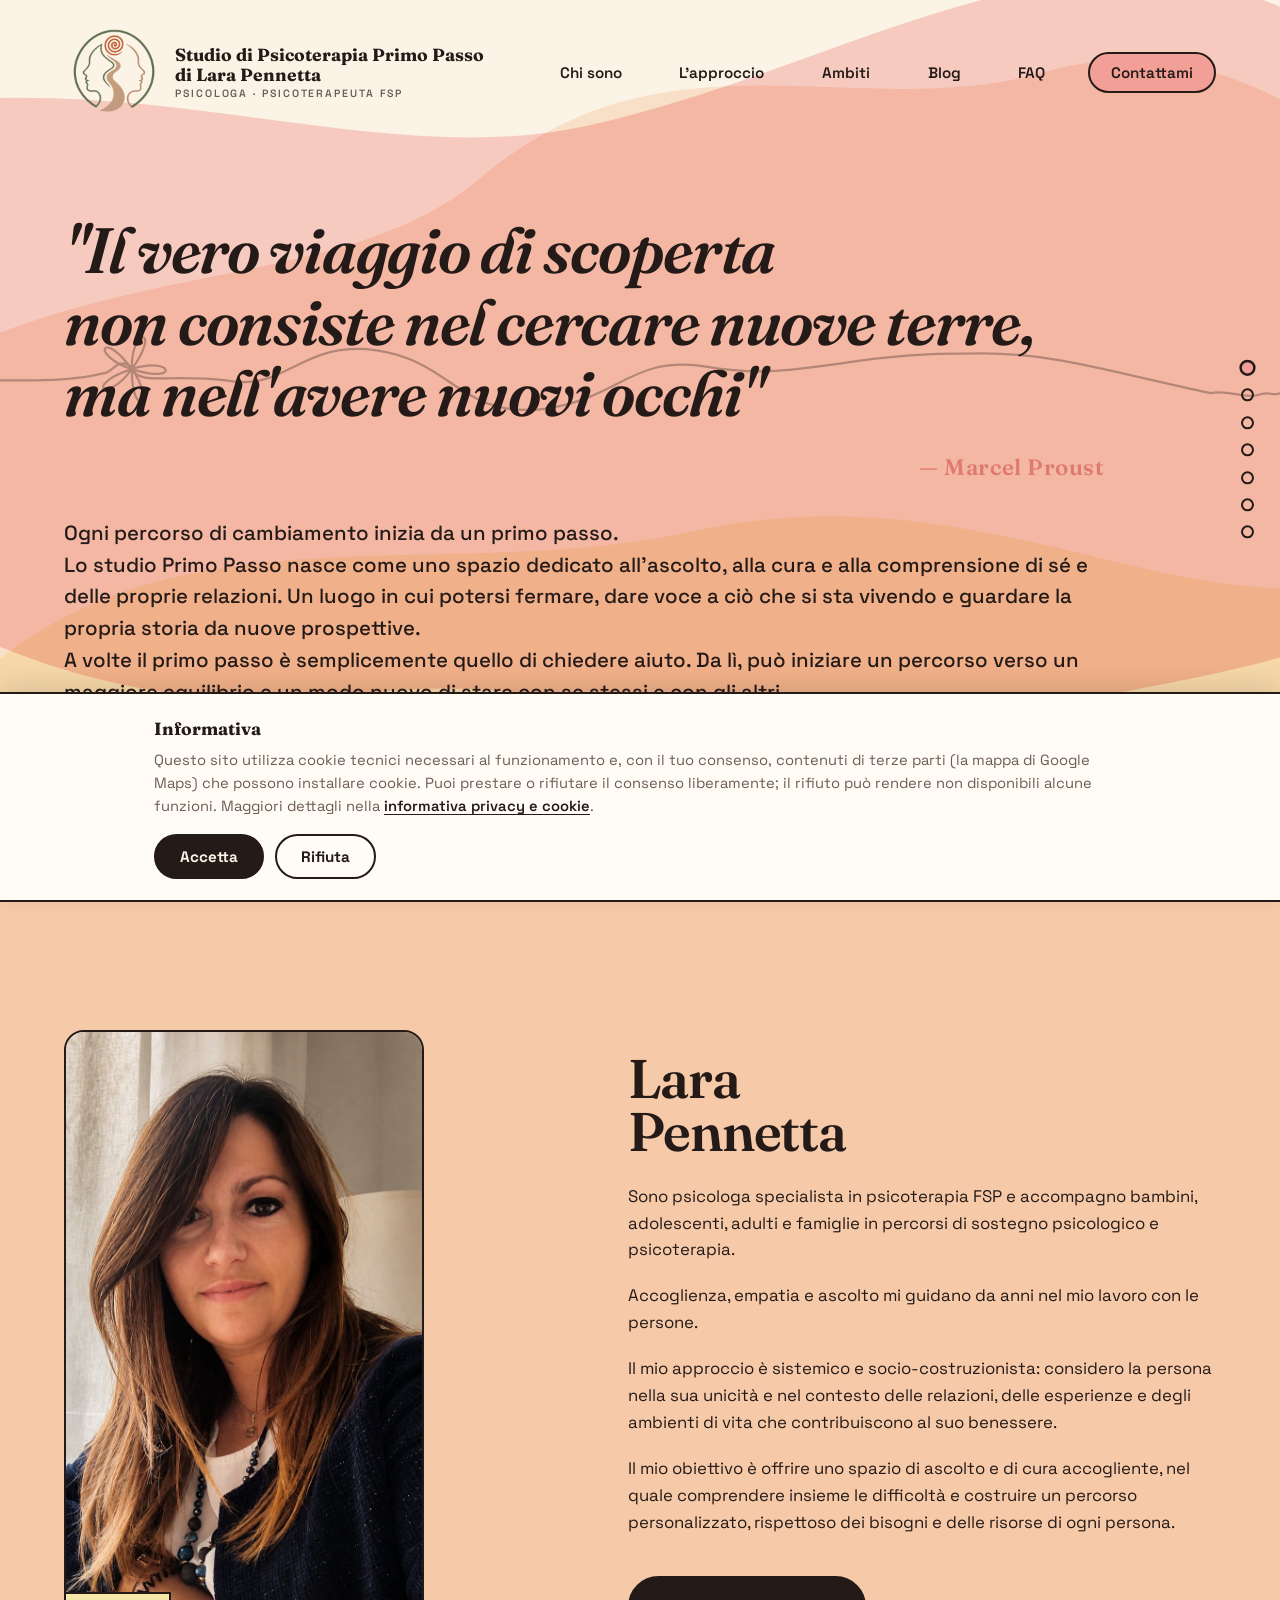
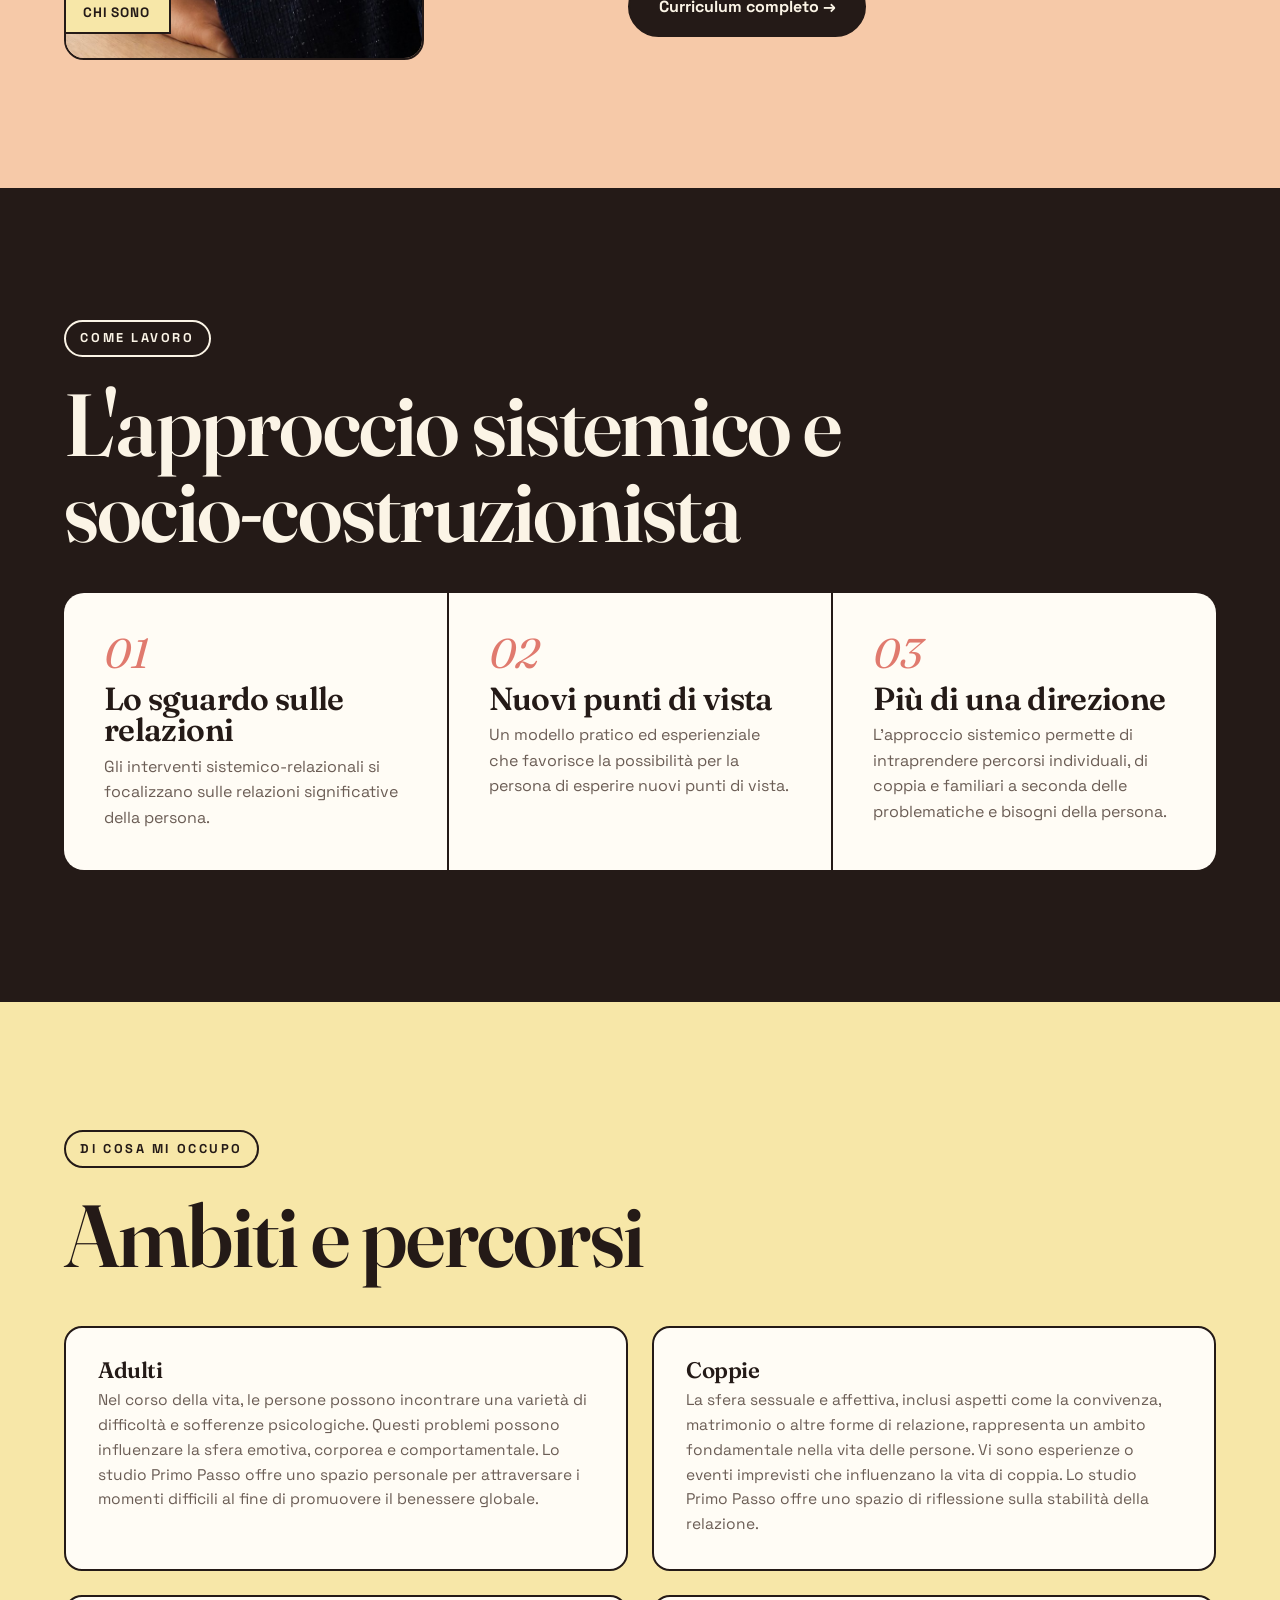
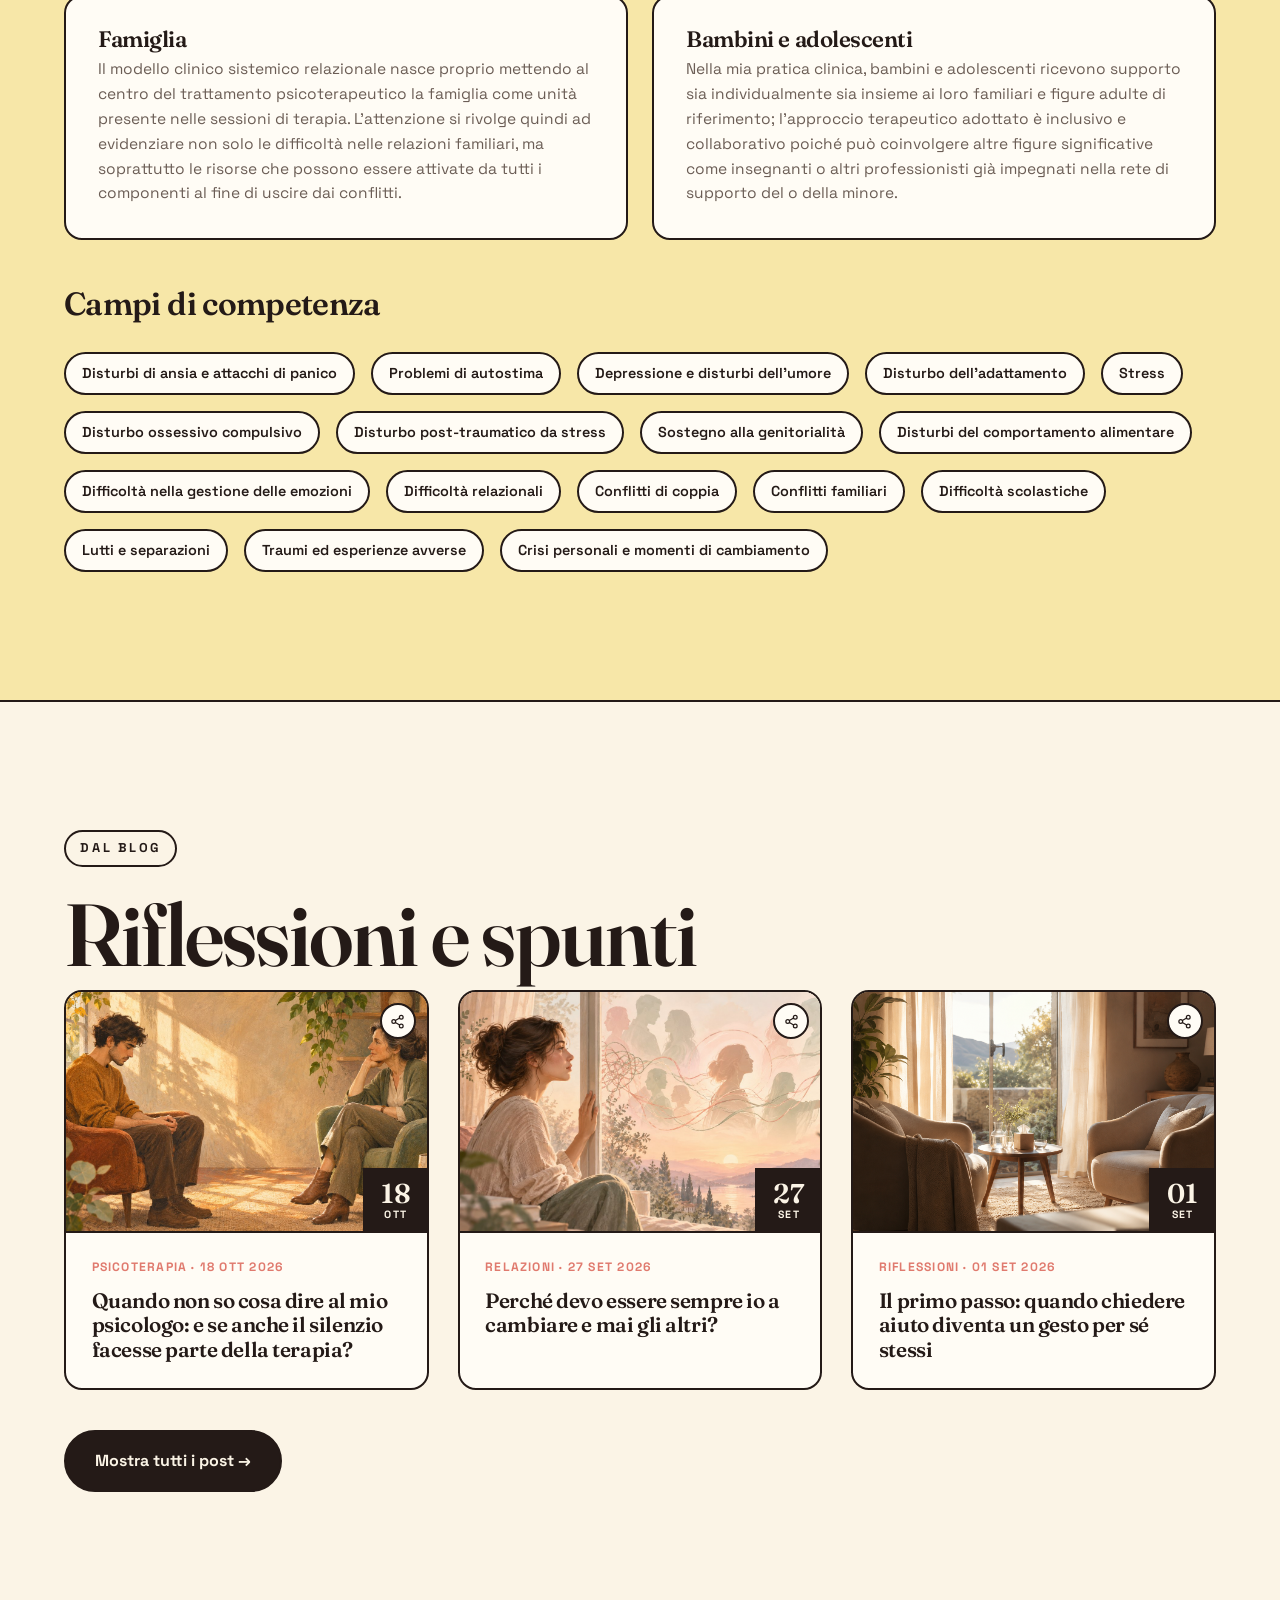
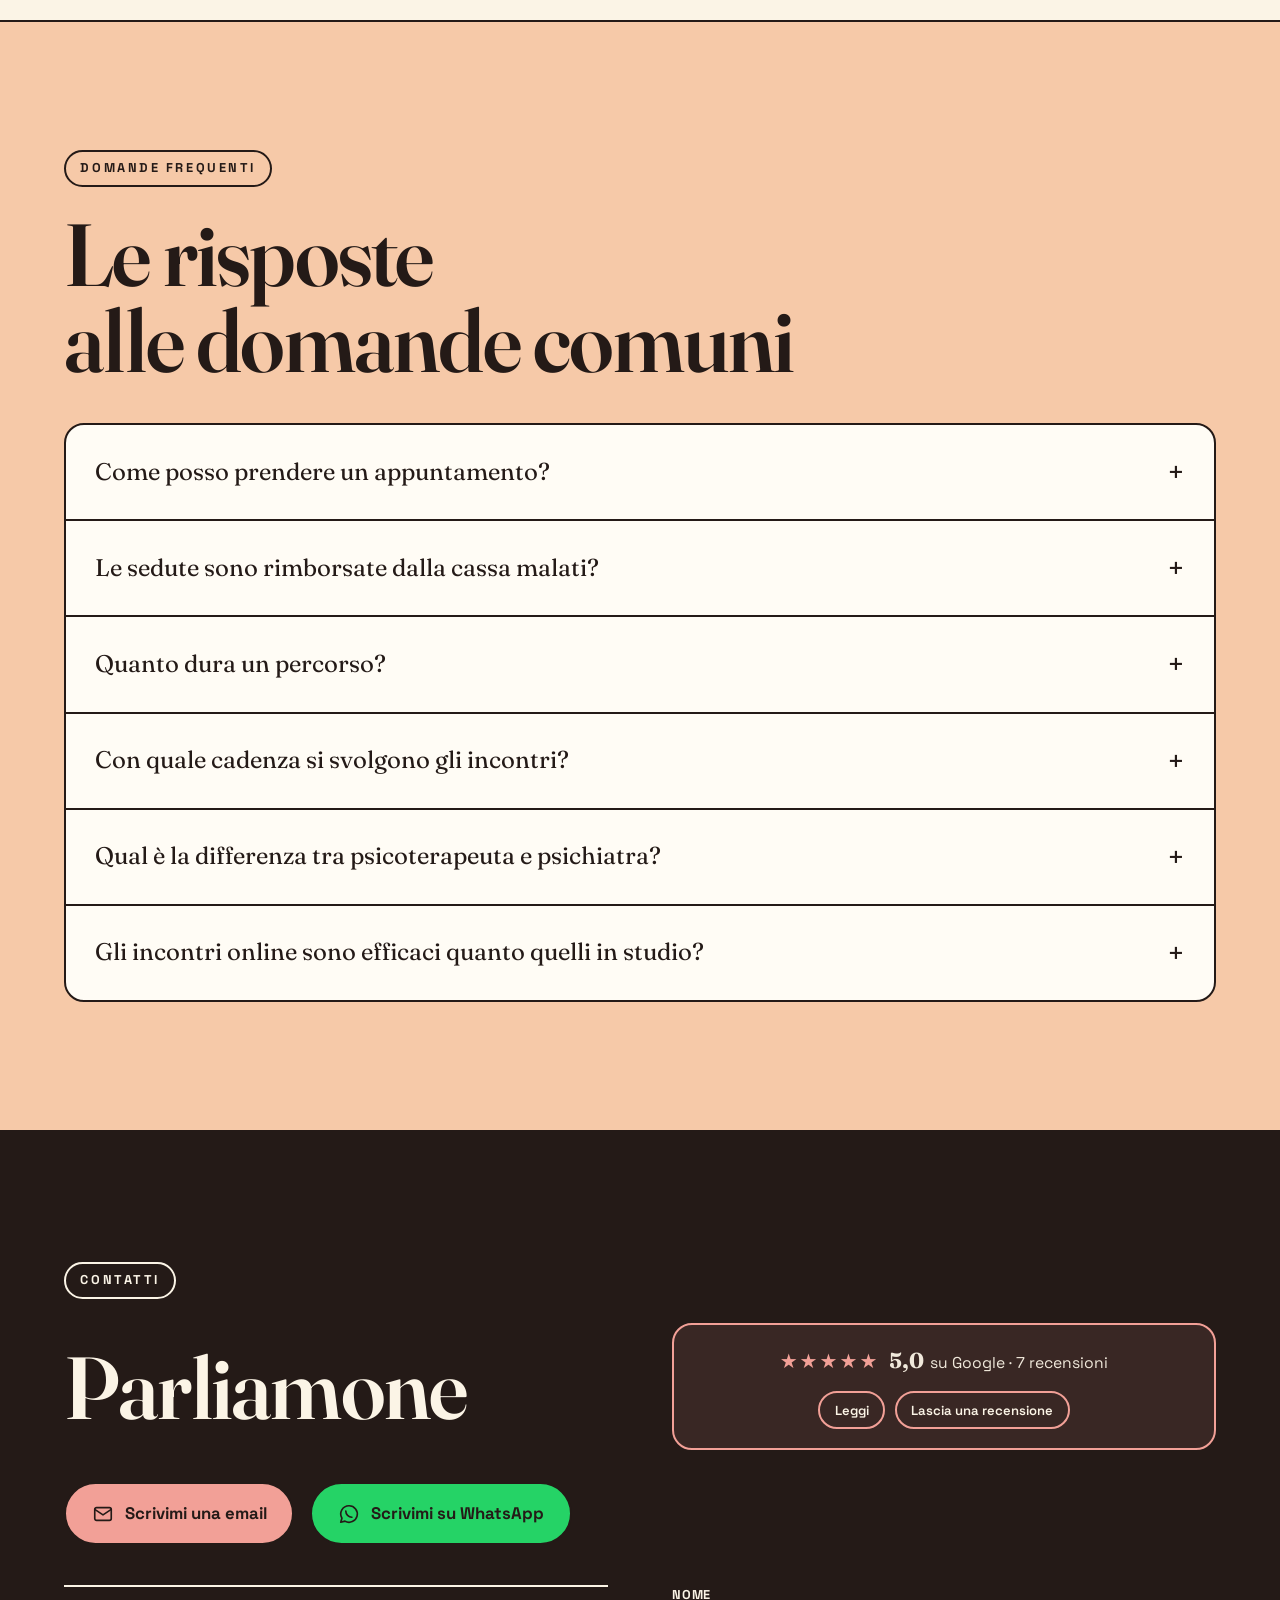
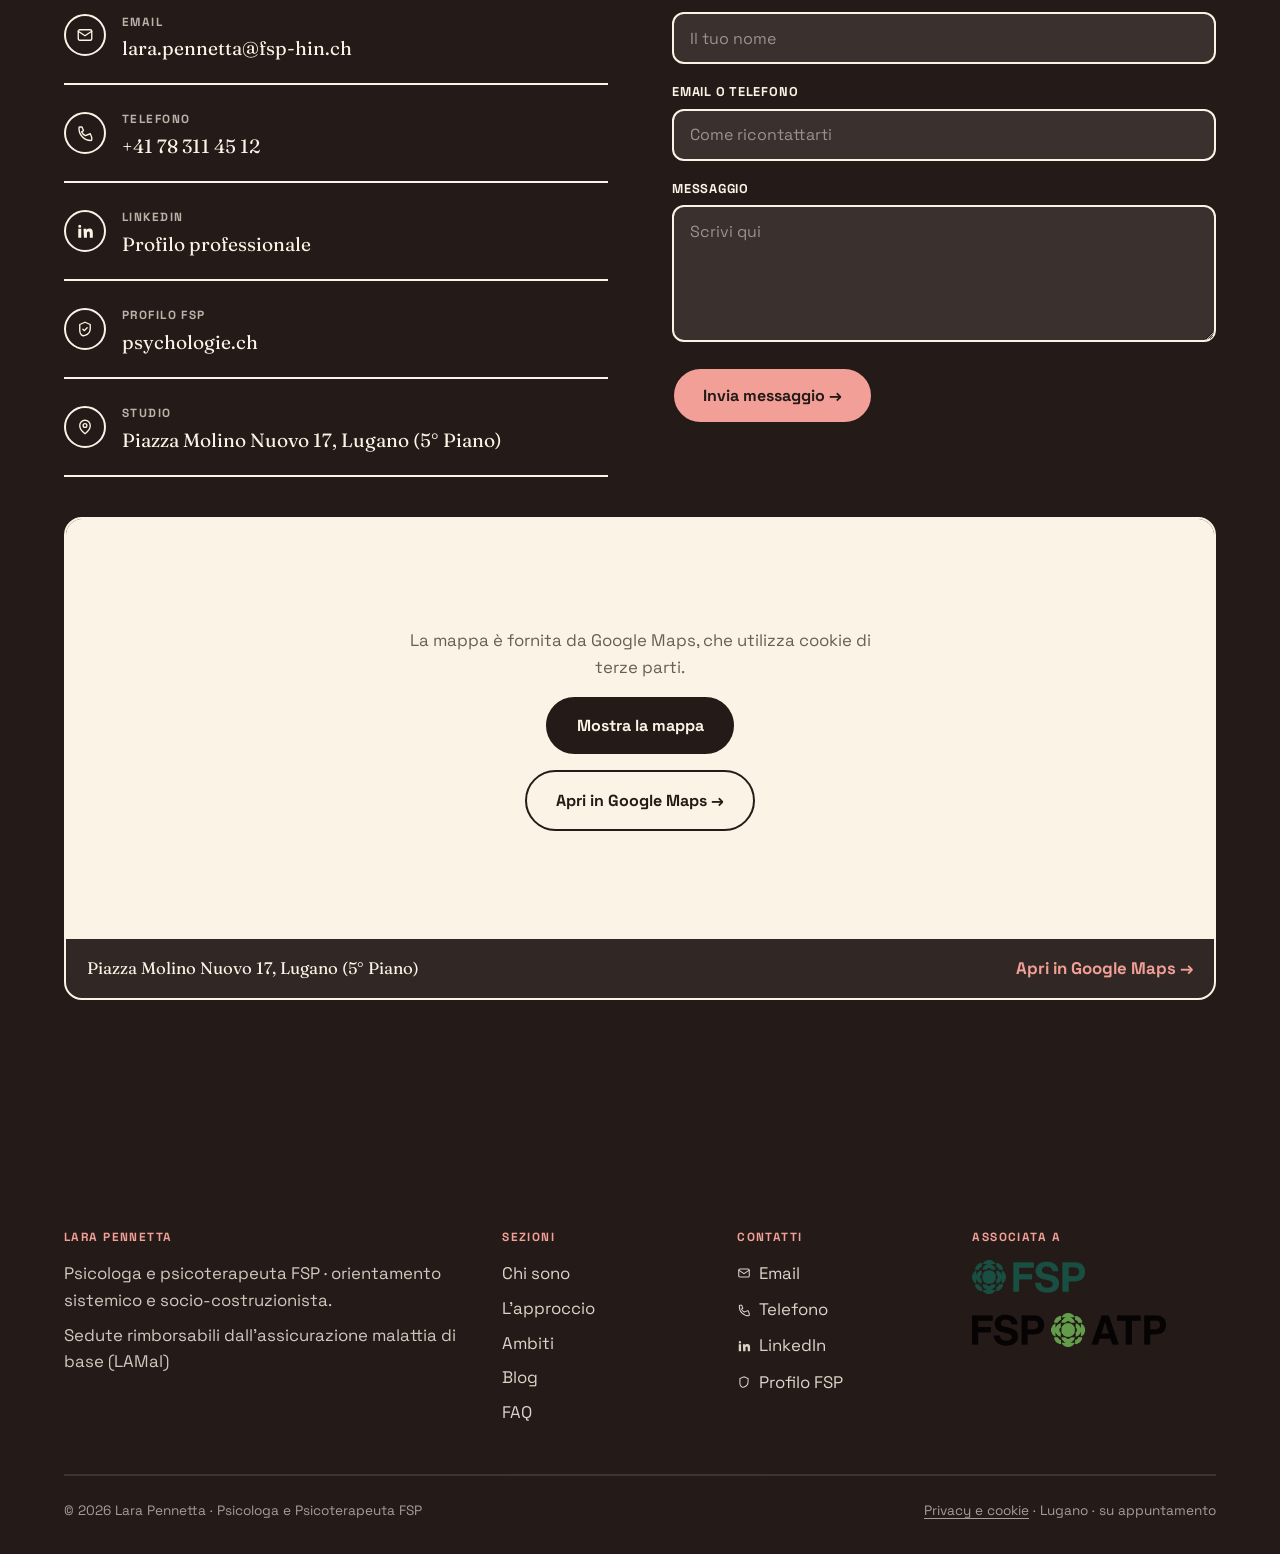
<file: index.html>
<!DOCTYPE html>
<html lang="it">
<head>
<meta charset="UTF-8">
<meta name="viewport" content="width=device-width, initial-scale=1">
<title>Psicoterapeuta a Lugano | Lara Pennetta — Psicologa e Psicoterapeuta FSP</title>
<meta name="description" content="Studio di Psicoterapia Primo Passo, psicologa e psicoterapeuta FSP a Lugano. Approccio sistemico e socio-costruzionista: percorsi individuali, di coppia e familiari.">
<link rel="canonical" href="https://www.larapennetta.ch/">
<meta name="robots" content="index, follow">
<meta name="author" content="Lara Pennetta">
<meta name="geo.region" content="CH-TI">
<meta name="geo.placename" content="Lugano">
<meta name="geo.position" content="46.0095;8.9555">
<meta name="ICBM" content="46.0095, 8.9555">
<!-- Open Graph -->
<meta property="og:type" content="website">
<meta property="og:locale" content="it_IT">
<meta property="og:site_name" content="Studio di Psicoterapia Primo Passo">
<meta property="og:title" content="Studio di Psicoterapia Primo Passo di Lara Pennetta | Psicologa e Psicoterapeuta FSP">
<meta property="og:description" content="Studio di Psicoterapia Primo Passo, psicologa e psicoterapeuta FSP a Lugano. Approccio sistemico e socio-costruzionista: percorsi individuali, di coppia e familiari.">
<meta property="og:url" content="https://www.larapennetta.ch/">
<meta property="og:image" content="https://www.larapennetta.ch/img/social-card.jpg">
<meta property="og:image:width" content="1200">
<meta property="og:image:height" content="630">
<!-- Twitter Card -->
<meta name="twitter:card" content="summary_large_image">
<meta name="twitter:title" content="Studio di Psicoterapia Primo Passo di Lara Pennetta | Psicologa e Psicoterapeuta FSP">
<meta name="twitter:description" content="Studio di Psicoterapia Primo Passo, psicologa e psicoterapeuta FSP a Lugano. Approccio sistemico e socio-costruzionista.">
<meta name="twitter:image" content="https://www.larapennetta.ch/img/social-card.jpg">
<!-- Dati strutturati LocalBusiness -->
<script type="application/ld+json">
{
  "@context": "https://schema.org",
  "@type": "Psychologist",
  "name": "Studio di Psicoterapia Primo Passo",
  "description": "Studio di psicoterapia di Lara Pennetta, psicologa e psicoterapeuta FSP a Lugano, ad orientamento sistemico e socio-costruzionista. Percorsi individuali, di coppia e familiari per bambini, adolescenti, adulti e famiglie.",
  "url": "https://www.larapennetta.ch/",
  "image": "https://www.larapennetta.ch/img/logo_studio.png",
  "logo": "https://www.larapennetta.ch/img/logo_studio.png",
  "telephone": "+41783114512",
  "email": "lara.pennetta@fsp-hin.ch",
  "priceRange": "$$",
  "currenciesAccepted": "CHF",
  "address": {
    "@type": "PostalAddress",
    "streetAddress": "Piazza Molino Nuovo 17",
    "addressLocality": "Lugano",
    "postalCode": "6900",
    "addressRegion": "TI",
    "addressCountry": "CH"
  },
  "geo": {
    "@type": "GeoCoordinates",
    "latitude": 46.0095,
    "longitude": 8.9555
  },
  "areaServed": {
    "@type": "City",
    "name": "Lugano"
  },
  "openingHoursSpecification": [{
    "@type": "OpeningHoursSpecification",
    "dayOfWeek": ["Monday", "Tuesday", "Wednesday"],
    "opens": "10:00",
    "closes": "18:00"
  }],
  "knowsLanguage": ["it"],
  "sameAs": [
    "https://www.linkedin.com/in/lara-pennetta-02371a354/",
    "https://www.psychologie.ch/it/psyfinder/lara-pennetta"
  ]
}
</script>
<link rel="preconnect" href="https://fonts.googleapis.com">
<link rel="preconnect" href="https://fonts.gstatic.com" crossorigin>
<link href="https://fonts.googleapis.com/css2?family=Fraunces:ital,opsz,wght@0,9..144,400;0,9..144,500;0,9..144,600;0,9..144,700;1,9..144,400&family=Space+Grotesk:wght@400;500;600;700&display=swap" rel="stylesheet">
<style>
:root{
  --burro:#F7E7A8; --burro-scuro:#EFD477;
  --pesca:#F6C9A8; --pesca-scuro:#EBA77C;
  --corallo:#F2A097; --corallo-scuro:#E07A6E;
  --rosa:#F4B8C4;
  --salvia:#B7D0A8;
  --crema:#FBF4E6; --carta:#FFFCF5;
  --inchiostro:#241A17; --grigio:#6B5D55;
  --display:'Fraunces',Georgia,serif; --body:'Space Grotesk',system-ui,sans-serif;
  --gutter:clamp(1.25rem,5vw,5rem);
}
*{box-sizing:border-box;margin:0;padding:0}
html{scroll-behavior:smooth}
section[id]{scroll-margin-top:60px}
body{font-family:var(--body);background:var(--crema);color:var(--inchiostro);line-height:1.6;font-size:1.05rem;-webkit-font-smoothing:antialiased;overflow-x:hidden}

h1,h2,h3{font-family:var(--display);font-weight:600;line-height:.98;letter-spacing:-.02em}
h1{font-size:clamp(3.5rem,13vw,11rem);font-weight:600}
h2{font-size:clamp(2.4rem,7vw,5.5rem)}
h3{font-size:clamp(1.4rem,2.5vw,2rem)}
p{max-width:60ch}
a{color:inherit;text-decoration:none}

.wrap{max-width:1280px;margin:0 auto;padding-inline:var(--gutter);width:100%}
.eyebrow{font-family:var(--body);font-size:.8rem;font-weight:700;letter-spacing:.2em;text-transform:uppercase;display:inline-block;border:2px solid var(--inchiostro);padding:.4rem .9rem;border-radius:999px;margin-bottom:1.5rem}
.lead{font-size:clamp(1.05rem,1.6vw,1.35rem);line-height:1.55;font-weight:500;max-width:80ch}

/* ---- Header ---- */
.site-header{position:fixed;inset:0 0 auto 0;z-index:100;transition:background .4s,box-shadow .4s,padding .4s;padding-block:1.4rem;border-bottom:2px solid transparent}
.site-header.scrolled{background:var(--crema);border-bottom-color:var(--inchiostro);padding-block:.9rem}
.nav{display:flex;align-items:center;justify-content:space-between}
.brand{font-family:var(--display);font-size:1.1rem;font-weight:700;line-height:1.15;display:inline-flex;align-items:center;gap:.7rem}
.brand-logo{width:100px;height:100px;flex:none;display:block;object-fit:contain}
.brand .bn{white-space:nowrap}
.brand .bn-short{display:none}
.brand-txt>span:not(.bn){display:block;font-family:var(--body);font-size:.66rem;font-weight:600;letter-spacing:.18em;text-transform:uppercase;color:var(--grigio);margin-top:.15rem}
.nav-links{display:flex;gap:1.8rem;list-style:none;align-items:center}
.nav-links a{font-size:.95rem;font-weight:600;position:relative;white-space:nowrap}
.nav-links a:not(.nav-cta){padding:.4rem .9rem;border-radius:999px;transition:background .25s,color .25s}
.nav-links a:not(.nav-cta):hover{background:var(--burro)}
.nav-links a.active:not(.nav-cta){background:var(--inchiostro);color:var(--crema)}
.nav-cta{border:2px solid var(--inchiostro);padding:.55rem 1.3rem;border-radius:999px;background:var(--corallo);transition:transform .2s,box-shadow .2s}
.nav-cta:hover{transform:translate(-2px,-2px);box-shadow:3px 3px 0 var(--inchiostro)}
.nav-toggle{display:none;background:none;border:2px solid var(--inchiostro);border-radius:999px;padding:.5rem 1rem;font-family:var(--body);font-weight:600;cursor:pointer;position:relative;z-index:131;align-items:center;justify-content:center}
.nav-toggle .ham{display:none;width:20px;height:14px;position:relative}
.nav-toggle .ham span{position:absolute;left:0;width:100%;height:2px;background:var(--inchiostro);border-radius:2px;transition:transform .3s,opacity .2s}
.nav-toggle .ham span:nth-child(1){top:0}
.nav-toggle .ham span:nth-child(2){top:6px}
.nav-toggle .ham span:nth-child(3){top:12px}
.nav-toggle.is-open .ham span:nth-child(1){transform:translateY(6px) rotate(45deg)}
.nav-toggle.is-open .ham span:nth-child(2){opacity:0}
.nav-toggle.is-open .ham span:nth-child(3){transform:translateY(-6px) rotate(-45deg)}
@media(max-width:1100px){
  .nav-toggle{display:flex}
  .nav-links{position:fixed;inset:0 0 0 auto;width:min(64vw,250px);background:var(--corallo);flex-direction:column;justify-content:flex-start;align-items:flex-start;gap:.4rem;padding:5rem 1.6rem 2.5rem;transform:translateX(100%);transition:transform .45s cubic-bezier(.22,1,.36,1);border-left:3px solid var(--inchiostro);z-index:130}
  .nav-links.open{transform:translateX(0)}
  .nav-overlay{position:fixed;inset:0;background:rgba(36,26,23,.45);opacity:0;pointer-events:none;transition:opacity .35s;z-index:120}
  .nav-overlay.show{opacity:1;pointer-events:auto}
  .nav-links a{font-family:var(--display);font-size:1.45rem}
  .nav-links a::after{display:none}
  .nav-cta{background:var(--burro)}
  .nav-links li:first-child{margin-top:auto}
  .nav-links li:last-child{margin-top:auto}
}
@media(max-width:600px){
  .brand-logo{width:56px;height:56px}
  .brand{gap:.6rem}
  .brand .bn-full{display:none}
  .brand .bn-short{display:inline}
  .nav-toggle{border:none;padding:0;width:38px;height:38px}
  .nav-toggle .nav-toggle-txt{display:none}
  .nav-toggle .ham{display:block;width:24px;height:16px}
  .nav-toggle .ham span{height:2.5px}
  .nav-toggle .ham span:nth-child(2){top:7px}
  .nav-toggle .ham span:nth-child(3){top:14px}
  .nav-toggle.is-open .ham span:nth-child(1){transform:translateY(7px) rotate(45deg)}
  .nav-toggle.is-open .ham span:nth-child(3){transform:translateY(-7px) rotate(-45deg)}
}

/* ---- Dot nav ---- */
.dots{position:fixed;right:1.6rem;top:50%;transform:translateY(-50%);z-index:90;display:flex;flex-direction:column;gap:.9rem}
.dots button{position:relative;width:13px;height:13px;border:2px solid var(--inchiostro);background:transparent;border-radius:50%;cursor:pointer;padding:0;transition:background .3s,transform .3s,border-color .3s}
.dots button.active{background:var(--corallo);transform:scale(1.25)}
.dots button .lbl{position:absolute;right:24px;top:50%;transform:translateY(-50%) translateX(6px);white-space:nowrap;font-family:var(--body);font-size:.78rem;font-weight:600;letter-spacing:.02em;color:var(--crema);background:var(--inchiostro);padding:.35rem .7rem;border-radius:999px;opacity:0;pointer-events:none;transition:opacity .25s,transform .25s}
.dots button:hover .lbl{opacity:1;transform:translateY(-50%) translateX(0)}
.dots button:hover{transform:scale(1.35);border-color:var(--corallo-scuro)}
.dots button.active:hover{transform:scale(1.45)}
/* variante chiara quando una sezione scura è attiva */
.dots.on-dark button{border-color:var(--crema)}
.dots.on-dark button.active{background:var(--corallo);border-color:var(--corallo)}
.dots.on-dark button .lbl{background:var(--crema);color:var(--inchiostro)}
@media(max-width:1100px){.dots{display:none}}

/* ---- Sezioni ---- */
.section{padding-block:clamp(4rem,10vw,8rem);position:relative}

/* ---- Hero ---- */
#hero{min-height:100vh;display:flex;flex-direction:column;justify-content:center;padding-top:7rem;position:relative;overflow:hidden}
#hero .wrap{position:relative;z-index:2;flex:1;display:flex;align-items:center}
.hero-title{margin-bottom:1rem;font-size:clamp(1.6rem,5vw,5.4rem);font-style:italic}
@media(min-width:1281px){.hero-title{margin-right:-8vw}}
@media(max-width:760px){
  .hero-title{font-size:clamp(1.5rem,6.2vw,2.6rem)}
  .hero-title .l>span{white-space:normal!important}
  .hero-grid{min-width:0}
}
.hero-cite{font-family:var(--display);font-size:clamp(1rem,1.8vw,1.4rem);font-weight:600;color:var(--corallo-scuro);letter-spacing:.02em;margin-bottom:2rem;max-width:none}

.hero-title .l{display:block;overflow:hidden;padding-bottom:.14em}
.hero-title .l>span{display:block;transform:translateY(105%);transition:transform 1s cubic-bezier(.22,1,.36,1)}
#hero.in .hero-title .l>span{transform:none}
#hero.in .hero-title .l:nth-child(2)>span{transition-delay:.1s}
#hero.in .hero-title .l:nth-child(3)>span{transition-delay:.2s}
#hero.in .hero-title .l:nth-child(4)>span{transition-delay:.3s}
#hero.in .hero-title .l:nth-child(5)>span{transition-delay:.4s}
.hero-title .pop{color:var(--corallo-scuro)}
.hero-actions{display:flex;gap:1rem;flex-wrap:wrap;margin-top:2.5rem}
.btn{font-family:var(--body);font-weight:700;font-size:1rem;padding:1rem 1.8rem;border:2px solid var(--inchiostro);border-radius:999px;background:var(--inchiostro);color:var(--crema);cursor:pointer;transition:transform .2s,box-shadow .2s;display:inline-flex;align-items:center;gap:.5rem}
.btn:hover{transform:translate(-3px,-3px);box-shadow:5px 5px 0 var(--corallo)}
.btn--out{background:transparent;color:var(--inchiostro)}
.btn--out:hover{box-shadow:5px 5px 0 var(--inchiostro)}
/* blob geometrici hero */
/* sfondo: onde colorate animate + linea cervello→filo→fiore sopra */
.hero-bg{position:absolute;inset:0;width:100%;height:100%;z-index:0;overflow:hidden;pointer-events:none}
.hero-bg .waves{position:absolute;width:120%;height:120%;top:-10%;left:-10%}
.hero-bg .waves .blob{mix-blend-mode:multiply;opacity:.5;transform-origin:center;animation:drift 26s ease-in-out infinite}
.hero-bg .waves .b2{animation-duration:32s;animation-direction:reverse}
.hero-bg .waves .b3{animation-duration:38s}
@keyframes drift{0%,100%{transform:translate(0,0) scale(1) rotate(0deg)}33%{transform:translate(4%,-3%) scale(1.08) rotate(8deg)}66%{transform:translate(-3%,4%) scale(.96) rotate(-6deg)}}
.hero-bg .draw{position:absolute;top:400px;left:0;transform:translateY(-50%);width:100vw;height:auto}
@media(max-width:900px){.hero-bg .draw{top:58%;opacity:.7}}
.hero-bg .line{fill:none;stroke:var(--inchiostro);stroke-width:3;stroke-linecap:round;stroke-linejoin:round;opacity:.3;stroke-dasharray:1;stroke-dashoffset:1;transition:stroke-dashoffset 3.5s cubic-bezier(.45,.05,.25,1)}
#hero.in .hero-bg .line{stroke-dashoffset:0}

@media(prefers-reduced-motion:reduce){.hero-bg .line{stroke-dashoffset:0;transition:none}.hero-bg .waves .blob{animation:none}}
.marquee-strip{position:relative;margin-top:2rem;background:var(--inchiostro);color:var(--crema);padding:.7rem 0;overflow:hidden;white-space:nowrap;border-top:2px solid var(--inchiostro)}
.marquee-strip .marquee{display:flex;width:max-content;animation:marquee 30s linear infinite}
.marquee-strip .track{display:flex;align-items:center;flex:none;font-family:var(--display);font-style:italic;font-size:1.1rem}
.marquee-strip .track span{margin-inline:1.5rem}
@keyframes marquee{from{transform:translateX(0)}to{transform:translateX(-50%)}}

/* ---- Blocchi colore ---- */
.block{border-block:2px solid var(--inchiostro)}
.block--burro{background:var(--burro)}
#ambiti{min-height:100vh;display:flex;flex-direction:column;justify-content:center}
.block--pesca{background:var(--pesca)}
.block--salvia{background:var(--salvia)}
.block--rosa{background:var(--rosa)}
.block--ink{background:var(--inchiostro);color:var(--crema)}
.block--ink .eyebrow{border-color:var(--crema)}

/* ---- Numeri / card approccio ---- */
.bigrow{display:grid;grid-template-columns:repeat(3,1fr);gap:2px;border-radius:20px;overflow:hidden;background:var(--inchiostro)}
@media(max-width:760px){.bigrow{grid-template-columns:1fr}}
.bigrow .cell{padding:2.5rem;background:var(--carta);transition:background .3s,opacity .7s cubic-bezier(.22,1,.36,1),transform .7s cubic-bezier(.22,1,.36,1)}
#approccio .bigrow .cell{opacity:0;transform:translateY(26px) scale(.97)}
#approccio.in-view .bigrow .cell{opacity:1;transform:none}
#approccio.in-view .bigrow .cell:nth-child(1){transition-delay:.15s}
#approccio.in-view .bigrow .cell:nth-child(2){transition-delay:.30s}
#approccio.in-view .bigrow .cell:nth-child(3){transition-delay:.45s}
#approccio.in-view .bigrow .cell:nth-child(4){transition-delay:.60s}
.bigrow .cell:hover{background:var(--burro)}
.bigrow .cell .n{font-family:var(--display);font-style:italic;font-size:2.6rem;color:var(--corallo-scuro);display:block;margin-bottom:.5rem;line-height:1}
.bigrow .cell h3{margin-bottom:.5rem}
.bigrow .cell p{color:var(--grigio);font-size:1rem}
@media(min-width:761px){.bigrow .cell:nth-child(2n){border-right:none}.bigrow .cell:nth-last-child(-n+2){border-bottom:none}}

/* ---- Chi sono split ---- */
.split{display:grid;grid-template-columns:0.85fr 1fr;gap:clamp(2rem,5vw,4rem);align-items:center}
@media(max-width:880px){.split{grid-template-columns:1fr}.split .portrait{max-width:240px;margin-inline:auto}}
.about-stack{max-width:760px}
.portrait{position:relative;border:2px solid var(--inchiostro);border-radius:20px;overflow:hidden;aspect-ratio:760/1329;background:var(--pesca);max-width:360px}
.portrait--top{max-width:200px;margin:0 0 2.5rem}
.portrait img{width:100%;height:100%;object-fit:cover;object-position:center top}
.portrait .tag{position:absolute;left:-2px;bottom:1.5rem;background:var(--burro);border:2px solid var(--inchiostro);border-left:none;padding:.5rem 1.2rem;font-weight:700;font-size:.85rem;letter-spacing:.06em;text-transform:uppercase}

/* ---- Ambiti chips ---- */
.chips{display:flex;flex-wrap:wrap;gap:1rem;margin-top:2rem}
.chip{border:2px solid var(--inchiostro);border-radius:999px;padding:.5rem 1rem;font-size:.9rem;font-weight:600;background:var(--carta);transition:transform .2s,background .2s,box-shadow .2s;cursor:default}

/* ---- Recensioni ---- */
.post-card .thumb{position:relative}
.card-share{position:absolute;top:.7rem;right:.7rem;z-index:3;width:36px;height:36px;display:flex;align-items:center;justify-content:center;border:2px solid var(--inchiostro);border-radius:999px;background:var(--carta);cursor:pointer;transition:transform .2s,background .2s}
.card-share svg{width:15px;height:15px;fill:none;stroke:var(--inchiostro);stroke-width:2;stroke-linecap:round}
.card-share:hover{transform:scale(1.1);background:var(--corallo)}
.card-share.copied{background:var(--salvia)}
.contact-head{display:grid;grid-template-columns:1fr 1fr;gap:clamp(2rem,5vw,4rem);align-items:center;margin-bottom:2rem}
.contact-head h2{margin-bottom:0}
.rating-line{display:flex;flex-direction:column;align-items:center;gap:.8rem;text-align:center;
  border:2px solid var(--corallo);border-radius:20px;padding:1.2rem 1.4rem;background:rgba(242,160,151,.10);max-width:none;width:100%}
.rating-line .rl-score{display:flex;align-items:center;gap:.6rem;flex-wrap:wrap;justify-content:center;margin:0;max-width:none}
.rating-line .stars{color:var(--corallo);letter-spacing:.1em;font-size:1.25rem;line-height:1}
.rating-line .val strong{font-family:var(--display);font-size:1.35rem;font-weight:700;margin-right:.15rem}
.rating-line .val{opacity:.95;font-size:.98rem}
.rating-line .rl-links{display:flex;gap:.6rem;flex-wrap:wrap;justify-content:center;margin:0;max-width:none}
.rating-line .rl-links a{display:inline-flex;align-items:center;font-size:.82rem;font-weight:600;padding:.4rem .9rem;
  border:2px solid var(--corallo);border-radius:999px;background:transparent;text-decoration:none;white-space:nowrap;transition:background .2s,color .2s}
.rating-line .rl-links a:hover{background:var(--corallo);color:var(--inchiostro)}
@media(max-width:880px){.contact-head{grid-template-columns:1fr}}
.chip:hover{transform:translate(-2px,-2px);box-shadow:4px 4px 0 var(--inchiostro)}
.chip:nth-child(3n+1):hover{background:var(--burro)}
.chip:nth-child(3n+2):hover{background:var(--pesca)}
.chip:nth-child(3n):hover{background:var(--salvia)}
.modes{display:grid;grid-template-columns:repeat(2,1fr);gap:1.5rem;margin-top:3rem}
@media(max-width:760px){.modes{grid-template-columns:1fr}}
.mode{border:2px solid var(--inchiostro);border-radius:18px;padding:2rem;background:var(--carta)}
.mode .ic{width:54px;height:54px;border:2px solid var(--inchiostro);border-radius:14px;display:grid;place-items:center;margin-bottom:1rem;font-family:var(--display);font-style:italic;font-size:1.5rem}
.mode:nth-child(1) .ic{background:var(--burro)}.mode:nth-child(2) .ic{background:var(--pesca)}.mode:nth-child(3) .ic{background:var(--rosa)}
.mode h3{font-size:1.4rem;margin-bottom:.4rem}
.mode p{color:var(--grigio);font-size:.97rem}

/* ---- Blog ---- */
.post-grid{display:grid;grid-template-columns:repeat(3,1fr);gap:1.8rem}
@media(max-width:980px){.post-grid{grid-template-columns:repeat(2,1fr)}}
@media(max-width:640px){.post-grid{grid-template-columns:1fr}}
.post-card{display:flex;flex-direction:column;border:2px solid var(--inchiostro);border-radius:18px;overflow:hidden;background:var(--carta);transition:transform .2s,box-shadow .2s}
.post-card:hover,.post-card.reveal.in:hover{transform:translate(-3px,-3px);box-shadow:6px 6px 0 var(--corallo)}
.post-card.reveal.in{transition:transform .2s,box-shadow .2s}
.post-card .thumb{position:relative;aspect-ratio:3/2;border-bottom:2px solid var(--inchiostro);overflow:hidden}
.post-card .thumb img.preview{position:absolute;inset:0;width:100%;height:100%;object-fit:cover;display:block}
.post-card .ph{position:absolute;inset:0;display:flex;flex-direction:column;align-items:center;justify-content:center;gap:.5rem;color:var(--grigio)}
.post-card .ph{background:var(--burro)}
.post-card .ph.c-burro{background:var(--burro)}.post-card .ph.c-pesca{background:var(--pesca)}.post-card .ph.c-salvia{background:var(--salvia)}.post-card .ph.c-rosa{background:var(--rosa)}.post-card .ph.c-corallo{background:var(--corallo)}
.post-card .ph svg{width:40px;height:40px;stroke:var(--inchiostro);fill:none;stroke-width:1.5}
.post-card .ph span{font-size:.76rem;font-weight:700;letter-spacing:.1em;text-transform:uppercase;color:var(--inchiostro)}
.post-card .datebadge{position:absolute;right:0;bottom:0;z-index:2;background:var(--inchiostro);color:var(--crema);padding:.6rem 1rem;display:flex;flex-direction:column;align-items:center;line-height:1;border-left:2px solid var(--inchiostro);border-top:2px solid var(--inchiostro)}
.post-card .datebadge .day{font-family:var(--display);font-size:1.7rem;font-weight:600}
.post-card .datebadge .mon{font-size:.66rem;font-weight:700;letter-spacing:.12em;text-transform:uppercase;margin-top:.2rem}
.post-card .body{padding:1.6rem;display:flex;flex-direction:column;flex:1}
.post-card .meta{font-size:.76rem;font-weight:700;letter-spacing:.1em;text-transform:uppercase;color:var(--corallo-scuro);margin-bottom:.7rem}
.post-card h3{font-size:1.3rem;line-height:1.18}

/* ---- FAQ ---- */
.faq{border:2px solid var(--inchiostro);border-radius:20px;overflow:hidden;background:var(--carta)}
.faq details{border-bottom:2px solid var(--inchiostro)}
.faq details:last-child{border-bottom:none}
.faq summary{padding:1.5rem 1.8rem;font-family:var(--display);font-size:clamp(1.2rem,2vw,1.5rem);cursor:pointer;list-style:none;display:flex;justify-content:space-between;align-items:center;gap:1rem;transition:background .25s}
.faq summary:hover{background:var(--burro)}
.faq summary::-webkit-details-marker{display:none}
.faq summary::after{content:'+';font-family:var(--body);font-size:1.8rem;transition:transform .3s}
.faq details[open] summary{background:var(--pesca)}
.faq details[open] summary::after{transform:rotate(45deg)}
.faq details .a{padding:1.2rem 1.8rem;color:var(--grigio);display:flex;align-items:center;min-height:3rem;max-width:none}

/* ---- Contatti ---- */
.contact-grid{display:grid;grid-template-columns:1fr 1fr;gap:clamp(2rem,5vw,4rem)}
@media(max-width:880px){.contact-grid{grid-template-columns:1fr}}
.contact-list{list-style:none}
.contact-list li{border-top:2px solid currentColor;padding:1.2rem 0;display:flex;align-items:center;gap:1rem}
.contact-list li:last-child{border-bottom:2px solid currentColor}
.contact-list .ic{width:42px;height:42px;border:2px solid currentColor;border-radius:50%;display:grid;place-items:center;flex-shrink:0}
.contact-list .ic svg{width:18px;height:18px;stroke:currentColor;fill:none;stroke-width:1.8;stroke-linecap:round;stroke-linejoin:round}
.contact-list .ic svg.fill{fill:currentColor;stroke:none}
.contact-list .k{font-size:.74rem;font-weight:700;letter-spacing:.12em;text-transform:uppercase;opacity:.7}
.contact-list .v{font-family:var(--display);font-size:1.2rem}
.field{margin-bottom:1.1rem}
.form-note{margin-top:1rem;font-size:.82rem;line-height:1.5;opacity:.7;max-width:52ch}
.field label{display:block;font-size:.8rem;font-weight:700;letter-spacing:.06em;text-transform:uppercase;margin-bottom:.4rem}
.field input,.field textarea{width:100%;font-family:var(--body);font-size:1rem;padding:.85rem 1rem;border:2px solid var(--crema);border-radius:12px;background:rgba(251,244,230,.1);color:var(--crema)}
.field input::placeholder,.field textarea::placeholder{color:rgba(251,244,230,.5)}
.field input:focus,.field textarea:focus{outline:none;border-color:var(--corallo)}
.map-card{margin-top:2.5rem;border:2px solid var(--crema);border-radius:18px;overflow:hidden}
.map-full{width:100%}
.map-full iframe{height:420px}
.map-card iframe{display:block;width:100%;height:280px;border:0;filter:grayscale(.2)}
.map-card .foot{display:flex;justify-content:space-between;align-items:center;gap:1rem;flex-wrap:wrap;padding:1rem 1.3rem;background:rgba(251,244,230,.06)}
.map-card .foot .addr{font-family:var(--display);font-size:1.05rem}
.map-card .foot a{font-weight:700;color:var(--corallo)}

/* ---- Footer ---- */
.site-footer{background:var(--inchiostro);color:var(--crema);padding-block:clamp(3.5rem,8vw,6rem) 2rem;border-top:2px solid var(--inchiostro)}
.footer-big{font-family:var(--display);font-size:clamp(2.5rem,8vw,6rem);line-height:.95;margin-bottom:1.5rem}
.contact-btns{display:flex;flex-wrap:wrap;gap:1rem;margin-bottom:2.5rem}
.cbtn{display:inline-flex;align-items:center;gap:.7rem;font-family:var(--body);font-weight:700;font-size:1.05rem;padding:1rem 1.6rem;border:2px solid var(--crema);border-radius:999px;transition:transform .2s,box-shadow .2s}
.cbtn svg{width:22px;height:22px;fill:none;stroke:currentColor;stroke-width:1.8;stroke-linecap:round;stroke-linejoin:round}
.cbtn--mail{background:var(--corallo);color:var(--inchiostro);border-color:var(--inchiostro)}
.cbtn--wa{background:#25D366;color:var(--inchiostro);border-color:var(--inchiostro)}
.cbtn:hover{transform:translate(-3px,-3px);box-shadow:5px 5px 0 var(--crema)}
@media(max-width:880px){
  .contact-btns{flex-wrap:nowrap;gap:.8rem}
  .cbtn{flex:1 1 0;min-width:0;justify-content:center;text-align:center}
}
@media(max-width:600px){
  .contact-btns{gap:.6rem}
  .cbtn{font-size:.78rem;line-height:1.25;padding:.75rem .45rem;gap:.3rem;border-radius:16px}
  .cbtn svg{width:15px;height:15px;flex:none}
}
.footer-big a{color:var(--corallo);text-decoration:underline;text-decoration-thickness:3px;text-underline-offset:6px}
.footer-cols{display:grid;grid-template-columns:2fr 1fr 1fr 1.2fr;gap:2rem}
@media(max-width:760px){.footer-cols{grid-template-columns:1fr}}
.footer-assoc-col .logos{display:flex;flex-direction:column;align-items:flex-start;gap:1.2rem;margin-top:.2rem}
.footer-assoc-col .logos a{display:inline-flex;align-items:center;opacity:.85;transition:opacity .25s,transform .25s}
.footer-assoc-col .logos a:hover{opacity:1;transform:translateY(-2px)}
.footer-assoc-col .logos img{display:block}
.footer-assoc-col .logos .l-fsp img{height:34px;width:auto}
.footer-assoc-col .logos .l-atp img{height:42px;width:auto}
.footer-cols .label{font-size:.74rem;font-weight:700;letter-spacing:.12em;text-transform:uppercase;color:var(--corallo);margin-bottom:.8rem}
.footer-cols ul{list-style:none}
.footer-cols li{margin-bottom:.5rem}
.footer-cols a{opacity:.85;display:inline-flex;align-items:center;gap:.5rem}
.footer-cols a:hover{opacity:1;color:var(--corallo)}
.footer-cols svg{width:14px;height:14px;stroke:currentColor;fill:none;stroke-width:1.8}
.footer-cols svg.fill{fill:currentColor;stroke:none}
.footer-bottom{margin-top:2.5rem;padding-top:1.5rem;border-top:2px solid rgba(251,244,230,.2);font-size:.85rem;opacity:.6;display:flex;justify-content:space-between;flex-wrap:wrap;gap:.5rem}


/* ---- Reveal ---- */
.reveal{opacity:0;transform:translateY(30px);transition:opacity .8s cubic-bezier(.22,1,.36,1),transform .8s cubic-bezier(.22,1,.36,1)}
.section{opacity:0;transition:opacity .9s cubic-bezier(.22,1,.36,1)}
.section.in-view{opacity:1;transform:none}
.reveal.in{opacity:1;transform:none}
.reveal[data-d="1"]{transition-delay:.1s}.reveal[data-d="2"]{transition-delay:.2s}.reveal[data-d="3"]{transition-delay:.3s}

/* --- Animazioni stagger per i componenti di ogni sezione --- */
/* Stato iniziale: elementi nascosti finché la sezione non entra in vista */
.section .eyebrow,
#ambiti .modes .mode,
#ambiti .chips .chip,
#blog .post-grid .post-card,
#faq .faq-item,
#contatti .cbtn,
#contatti .contact-list li,
.site-footer .footer-cols > div{
  opacity:0;transform:translateY(24px);
  transition:opacity .7s cubic-bezier(.22,1,.36,1),transform .7s cubic-bezier(.22,1,.36,1);
}
.section.in-view .eyebrow,
#ambiti.in-view .modes .mode,
#ambiti.in-view .chips .chip,
#blog.in-view .post-grid .post-card,
#faq.in-view .faq-item,
#contatti.in-view .cbtn,
#contatti.in-view .contact-list li{
  opacity:1;transform:none;
}
.site-footer.in-view .footer-cols > div{opacity:1;transform:none;}
/* Ritardi a cascata */
#ambiti.in-view .modes .mode:nth-child(1){transition-delay:.10s}
#ambiti.in-view .modes .mode:nth-child(2){transition-delay:.22s}
#ambiti.in-view .modes .mode:nth-child(3){transition-delay:.34s}
#ambiti.in-view .modes .mode:nth-child(4){transition-delay:.46s}
#ambiti.in-view .chips .chip:nth-child(1){transition-delay:.05s}
#ambiti.in-view .chips .chip:nth-child(2){transition-delay:.10s}
#ambiti.in-view .chips .chip:nth-child(3){transition-delay:.15s}
#ambiti.in-view .chips .chip:nth-child(4){transition-delay:.20s}
#ambiti.in-view .chips .chip:nth-child(5){transition-delay:.25s}
#ambiti.in-view .chips .chip:nth-child(6){transition-delay:.30s}
#ambiti.in-view .chips .chip:nth-child(7){transition-delay:.35s}
#ambiti.in-view .chips .chip:nth-child(8){transition-delay:.40s}
#ambiti.in-view .chips .chip:nth-child(9){transition-delay:.45s}
#ambiti.in-view .chips .chip:nth-child(n+10){transition-delay:.50s}
#blog.in-view .post-grid .post-card:nth-child(1){transition-delay:.10s}
#blog.in-view .post-grid .post-card:nth-child(2){transition-delay:.24s}
#blog.in-view .post-grid .post-card:nth-child(3){transition-delay:.38s}
#faq.in-view .faq-item:nth-child(1){transition-delay:.08s}
#faq.in-view .faq-item:nth-child(2){transition-delay:.18s}
#faq.in-view .faq-item:nth-child(3){transition-delay:.28s}
#faq.in-view .faq-item:nth-child(4){transition-delay:.38s}
#faq.in-view .faq-item:nth-child(5){transition-delay:.48s}
#faq.in-view .faq-item:nth-child(n+6){transition-delay:.56s}
#contatti.in-view .cbtn:nth-child(1){transition-delay:.10s}
#contatti.in-view .cbtn:nth-child(2){transition-delay:.22s}
#contatti.in-view .contact-list li:nth-child(1){transition-delay:.10s}
#contatti.in-view .contact-list li:nth-child(2){transition-delay:.18s}
#contatti.in-view .contact-list li:nth-child(3){transition-delay:.26s}
#contatti.in-view .contact-list li:nth-child(4){transition-delay:.34s}
#contatti.in-view .contact-list li:nth-child(5){transition-delay:.42s}
.site-footer.in-view .footer-cols > div:nth-child(1){transition-delay:.08s}
.site-footer.in-view .footer-cols > div:nth-child(2){transition-delay:.18s}
.site-footer.in-view .footer-cols > div:nth-child(3){transition-delay:.28s}
.site-footer.in-view .footer-cols > div:nth-child(4){transition-delay:.38s}

@media(prefers-reduced-motion:reduce){
  html{scroll-behavior:auto}
  *,*::before,*::after{animation:none!important;transition-duration:.01ms!important}
  .reveal{opacity:1;transform:none}
  .section{opacity:1;transform:none}
  .section .eyebrow,#ambiti .modes .mode,#ambiti .chips .chip,#blog .post-grid .post-card,#faq .faq-item,#contatti .cbtn,#contatti .contact-list li,.site-footer .footer-cols > div{opacity:1;transform:none}
  #approccio .bigrow .cell{opacity:1;transform:none}
  .hero-title .l>span{transform:none}
}

/* ---- Banner cookie + mappa condizionata ---- */
.map-holder{position:relative;width:100%}
.map-holder iframe{width:100%;height:420px;border:0;display:block}
.map-placeholder{display:flex;flex-direction:column;align-items:center;justify-content:center;gap:1rem;text-align:center;height:420px;padding:2rem;background:var(--crema)}
.map-placeholder p{color:var(--grigio);max-width:46ch;margin:0}
.map-holder.loaded .map-placeholder{display:none}
.map-holder:not(.loaded) iframe{display:none}
.cookie-banner{position:fixed;left:0;right:0;bottom:0;z-index:200;background:var(--carta);border-top:2px solid var(--inchiostro);box-shadow:0 -6px 24px rgba(36,26,23,.12)}
.cookie-banner .cb-inner{max-width:1100px;margin:0 auto;padding:1.3rem var(--gutter)}
.cb-title{font-family:var(--display);font-weight:700;font-size:1.1rem;margin-bottom:.4rem;max-width:none}
.cb-text{font-size:.92rem;line-height:1.55;color:var(--grigio);max-width:none;margin-bottom:1rem}
.cb-text a{text-decoration:underline;text-underline-offset:3px;color:var(--inchiostro);font-weight:600}
.cb-actions{display:flex;gap:.7rem;flex-wrap:wrap}
.cb-actions .btn{padding:.7rem 1.5rem;font-size:.95rem}
@media(max-width:600px){.cb-actions .btn{flex:1 1 auto;justify-content:center}}
</style>
</head>
<body>

<header class="site-header" id="header">
  <nav class="nav wrap" aria-label="Navigazione principale">
    <a href="#hero" class="brand"><img class="brand-logo" src="[data-uri]" alt="Logo Studio di Psicoterapia Primo Passo"><span class="brand-txt"><span class="bn bn-full">Studio di Psicoterapia Primo Passo</span><span class="bn bn-short">Studio Primo Passo</span><br>di Lara Pennetta<span>Psicologa · Psicoterapeuta FSP</span></span></a>
    <button class="nav-toggle" aria-expanded="false" aria-controls="menu" aria-label="Apri menu"><span class="nav-toggle-txt">Menu</span><span class="ham"><span></span><span></span><span></span></span></button>
    <ul class="nav-links" id="menu">
      <li><a href="#chi-sono">Chi sono</a></li>
      <li><a href="#approccio">L'approccio</a></li>
      <li><a href="#ambiti">Ambiti</a></li>
      <li><a href="#blog">Blog</a></li>
      <li><a href="#faq">FAQ</a></li>
      <li><a href="#contatti" class="nav-cta">Contattami</a></li>
    </ul>
  </nav>
</header>

<nav class="dots" aria-label="Sezioni">
  <button data-target="hero" class="active" aria-label="Inizio"><span class="lbl">Inizio</span></button>
  <button data-target="chi-sono" aria-label="Chi sono"><span class="lbl">Chi sono</span></button>
  <button data-target="approccio" aria-label="L'approccio"><span class="lbl">L'approccio</span></button>
  <button data-target="ambiti" aria-label="Ambiti"><span class="lbl">Ambiti</span></button>
  <button data-target="blog" aria-label="Blog"><span class="lbl">Blog</span></button>
  <button data-target="faq" aria-label="FAQ"><span class="lbl">FAQ</span></button>
  <button data-target="contatti" aria-label="Contatti"><span class="lbl">Contatti</span></button>
</nav>

<main>
  <!-- HERO -->
  <section id="hero">
    <div class="hero-bg" aria-hidden="true">
      <svg class="waves" viewBox="0 0 1200 800" preserveAspectRatio="xMidYMid slice">
        <path class="blob b1" fill="#F6C9A8" d="M-40,420 C140,240 360,300 480,200 620,80 760,160 900,120 1040,80 1180,180 1260,360 1320,520 1180,640 1000,700 800,760 640,640 460,680 280,720 100,640 -40,560 Z"/>
        <path class="blob b2" fill="#F2A097" d="M-60,180 C160,80 380,200 560,160 740,120 880,20 1040,60 1180,96 1280,260 1240,420 1200,560 1020,560 860,600 700,640 560,560 400,580 220,604 60,540 -60,420 Z"/>
        <path class="blob b3" fill="#F7E7A8" d="M120,560 C260,440 460,500 640,460 840,416 980,520 1120,500 1240,484 1300,600 1240,700 1180,800 980,800 800,780 620,760 460,800 300,760 160,724 40,680 120,560 Z"/>
      </svg>
      <svg class="draw" viewBox="0 0 1700 552" preserveAspectRatio="xMidYMid meet"><path class="line" pathLength="1" d="M 0,250 C 60,250 100,250 135,241 C 151,241 155,217 175,233 C 175,177 215,180 175,235 C 230,217 240,256 175,235 C 209,282 175,303 175,235 C 141,282 110,256 175,235 C 120,217 135,180 175,235 C 187,257 225,241 300,250 C 380,266 400,196 500,210 C 600,224 612,300 720,288 C 820,277 840,214 940,232 C 1010,244 1060,236 1140,224 C 1210,214 1260,214 1307,214 C 1400,214 1480,240 1608,267 C 1632,262 1652,275 1672,269 C 1690,264 1684,271 1700,267"/></svg>
    </div>
    <div class="wrap">
      <div class="hero-grid">
        <h1 class="hero-title">
          <span class="l"><span style="white-space:nowrap">"Il vero viaggio di scoperta</span></span>
          <span class="l"><span style="white-space:nowrap">non consiste nel cercare nuove terre,</span></span>
          <span class="l"><span style="white-space:nowrap">ma nell'avere nuovi occhi"</span></span>
        </h1>
        <p class="hero-cite" style="text-align:right">— Marcel Proust</p>
        <p class="lead">Ogni percorso di cambiamento inizia da un primo passo.<br>Lo studio Primo Passo nasce come uno spazio dedicato all'ascolto, alla cura e alla comprensione di sé e delle proprie relazioni. Un luogo in cui potersi fermare, dare voce a ciò che si sta vivendo e guardare la propria storia da nuove prospettive.<br>A volte il primo passo è semplicemente quello di chiedere aiuto. Da lì, può iniziare un percorso verso un maggiore equilibrio e un modo nuovo di stare con se stessi e con gli altri.</p>
      </div>
    </div>
    <div class="marquee-strip" aria-hidden="true"><div class="marquee"><div class="track"><span>Ricevo Lunedì, Martedì e Mercoledì dalle ore 10.00 alle ore 18.00</span>✳<span>Le sedute di psicoterapia possono essere rimborsate tramite l'assicurazione malattia di base (LAMal), secondo le condizioni previste dalla normativa vigente.</span>✳</div><div class="track"><span>Ricevo Lunedì, Martedì e Mercoledì dalle ore 10.00 alle ore 18.00</span>✳<span>Le sedute di psicoterapia possono essere rimborsate tramite l'assicurazione malattia di base (LAMal), secondo le condizioni previste dalla normativa vigente.</span>✳</div></div></div>
  </section>

  <!-- CHI SONO -->
  <section id="chi-sono" class="section block block--pesca">
    <div class="wrap split">
      <div class="portrait reveal"><img src="img/lara_pennetta_white.jpg" alt="Lara Pennetta, psicologa e psicoterapeuta a Lugano"><span class="tag">Chi sono</span></div>
      <div>
        <h2 class="reveal" style="margin-bottom:1.5rem;font-size:clamp(2rem,4.5vw,3.4rem)">Lara<br>Pennetta</h2>
        <p class="reveal" data-d="1">Sono psicologa specialista in psicoterapia FSP e accompagno bambini, adolescenti, adulti e famiglie in percorsi di sostegno psicologico e psicoterapia.</p>
        <p class="reveal" data-d="1" style="margin-top:1.2rem">Accoglienza, empatia e ascolto mi guidano da anni nel mio lavoro con le persone.</p>
        <p class="reveal" data-d="1" style="margin-top:1.2rem">Il mio approccio è sistemico e socio-costruzionista: considero la persona nella sua unicità e nel contesto delle relazioni, delle esperienze e degli ambienti di vita che contribuiscono al suo benessere.</p>
        <p class="reveal" data-d="1" style="margin-top:1.2rem">Il mio obiettivo è offrire uno spazio di ascolto e di cura accogliente, nel quale comprendere insieme le difficoltà e costruire un percorso personalizzato, rispettoso dei bisogni e delle risorse di ogni persona.</p>
        <div class="hero-actions reveal" data-d="2"><a href="cv.html" class="btn">Curriculum completo →</a></div>
      </div>
    </div>
  </section>

  <!-- APPROCCIO -->
  <section id="approccio" class="section block block--ink">
    <div class="wrap">
      <span class="eyebrow reveal">Come lavoro</span>
      <h2 class="reveal" data-d="1" style="margin-bottom:2.5rem;max-width:18ch">L'approccio sistemico e socio-costruzionista</h2>
      <div class="bigrow reveal" data-d="1" style="color:var(--inchiostro)">
        <div class="cell"><span class="n">01</span><h3>Lo sguardo sulle relazioni</h3><p>Gli interventi sistemico-relazionali si focalizzano sulle relazioni significative della persona.</p></div>
        <div class="cell"><span class="n">02</span><h3>Nuovi punti di vista</h3><p>Un modello pratico ed esperienziale che favorisce la possibilità per la persona di esperire nuovi punti di vista.</p></div>
        <div class="cell"><span class="n">03</span><h3>Più di una direzione</h3><p>L'approccio sistemico permette di intraprendere percorsi individuali, di coppia e familiari a seconda delle problematiche e bisogni della persona.</p></div>
      </div>
    </div>
  </section>

  <!-- AMBITI -->
  <section id="ambiti" class="section block block--burro">
    <div class="wrap">
      <span class="eyebrow reveal">Di cosa mi occupo</span>
      <h2 class="reveal" data-d="1">Ambiti e percorsi</h2>
      <div class="modes reveal" data-d="1">
        <div class="mode"><h3>Adulti</h3><p>Nel corso della vita, le persone possono incontrare una varietà di difficoltà e sofferenze psicologiche. Questi problemi possono influenzare la sfera emotiva, corporea e comportamentale. Lo studio Primo Passo offre uno spazio personale per attraversare i momenti difficili al fine di promuovere il benessere globale.</p></div>
        <div class="mode"><h3>Coppie</h3><p>La sfera sessuale e affettiva, inclusi aspetti come la convivenza, matrimonio o altre forme di relazione, rappresenta un ambito fondamentale nella vita delle persone. Vi sono esperienze o eventi imprevisti che influenzano la vita di coppia. Lo studio Primo Passo offre uno spazio di riflessione sulla stabilità della relazione.</p></div>
        <div class="mode"><h3>Famiglia</h3><p>Il modello clinico sistemico relazionale nasce proprio mettendo al centro del trattamento psicoterapeutico la famiglia come unità presente nelle sessioni di terapia. L'attenzione si rivolge quindi ad evidenziare non solo le difficoltà nelle relazioni familiari, ma soprattutto le risorse che possono essere attivate da tutti i componenti al fine di uscire dai conflitti.</p></div>
        <div class="mode"><h3>Bambini e adolescenti</h3><p>Nella mia pratica clinica, bambini e adolescenti ricevono supporto sia individualmente sia insieme ai loro familiari e figure adulte di riferimento; l'approccio terapeutico adottato è inclusivo e collaborativo poiché può coinvolgere altre figure significative come insegnanti o altri professionisti già impegnati nella rete di supporto del o della minore.</p></div>
      </div>
      <h3 class="reveal" style="margin-top:3rem;margin-bottom:.5rem">Campi di competenza</h3>
      <div class="chips reveal" data-d="1">
        <span class="chip">Disturbi di ansia e attacchi di panico</span>
        <span class="chip">Problemi di autostima</span>
        <span class="chip">Depressione e disturbi dell'umore</span>
        <span class="chip">Disturbo dell'adattamento</span>
        <span class="chip">Stress</span>
        <span class="chip">Disturbo ossessivo compulsivo</span>
        <span class="chip">Disturbo post-traumatico da stress</span>
        <span class="chip">Sostegno alla genitorialità</span>
        <span class="chip">Disturbi del comportamento alimentare</span>
        <span class="chip">Difficoltà nella gestione delle emozioni</span>
        <span class="chip">Difficoltà relazionali</span>
        <span class="chip">Conflitti di coppia</span>
        <span class="chip">Conflitti familiari</span>
        <span class="chip">Difficoltà scolastiche</span>
        <span class="chip">Lutti e separazioni</span>
        <span class="chip">Traumi ed esperienze avverse</span>
        <span class="chip">Crisi personali e momenti di cambiamento</span>
      </div>
    </div>
  </section>

  <!-- BLOG -->
  <section id="blog" class="section">
    <div class="wrap">
      <span class="eyebrow reveal">Dal blog</span>
      <h2 class="reveal" data-d="1" style="margin-bottom:.8rem">Riflessioni e spunti</h2>
      <div class="post-grid" id="post-grid">
        <a class="post-card" href="blog/non-so-cosa-dire.html"><div class="thumb"><img class="preview" src="img/silenzio-terapia-cover.jpg" alt="Quando non so cosa dire al mio psicologo: e se anche il silenzio facesse parte della terapia?" loading="lazy"><div class="datebadge"><span class="day">18</span><span class="mon">ott</span></div></div><div class="body"><p class="meta">Psicoterapia · 18 ott 2026</p><h3>Quando non so cosa dire al mio psicologo: e se anche il silenzio facesse parte della terapia?</h3></div></a>
        <a class="post-card" href="blog/perche-devo-cambiare-io.html"><div class="thumb"><img class="preview" src="img/cambiare-io-cover.jpg" alt="Perché devo essere sempre io a cambiare e mai gli altri?" loading="lazy"><div class="datebadge"><span class="day">27</span><span class="mon">set</span></div></div><div class="body"><p class="meta">Relazioni · 27 set 2026</p><h3>Perché devo essere sempre io a cambiare e mai gli altri?</h3></div></a>
        <a class="post-card" href="blog/chiedere-aiuto-primo-passo.html"><div class="thumb"><img class="preview" src="img/primo-passo-cover.jpg" alt="Il primo passo: quando chiedere aiuto diventa un gesto per sé stessi" loading="lazy"><div class="datebadge"><span class="day">01</span><span class="mon">set</span></div></div><div class="body"><p class="meta">Riflessioni · 01 set 2026</p><h3>Il primo passo: quando chiedere aiuto diventa un gesto per sé stessi</h3></div></a>
      </div>
      <div class="blog-allwrap reveal" id="blog-allwrap" data-d="1" style="margin-top:2.5rem"><a class="btn" id="blog-all" href="blog/index.html">Mostra tutti i post →</a></div>
    </div>
  </section>

  <!-- FAQ -->
  <section id="faq" class="section block block--pesca">
    <div class="wrap">
      <span class="eyebrow reveal">Domande frequenti</span>
      <h2 class="reveal" data-d="1" style="margin-bottom:2.5rem">Le risposte<br>alle domande comuni</h2>
      <div class="faq reveal" data-d="1">
        <details><summary>Come posso prendere un appuntamento?</summary><p class="a">Puoi contattarmi per telefono, via email o tramite il modulo qui sotto. Fisseremo insieme un primo appuntamento.</p></details>
        <details><summary>Le sedute sono rimborsate dalla cassa malati?</summary><p class="a">Sì, a determinate condizioni. Le sedute di psicoterapia possono essere rimborsate dall'assicurazione malattia di base (LAMal) se è presente una prescrizione medica, rilasciata ad esempio dal medico di famiglia o da uno psichiatra. Ogni prescrizione copre fino a 15 sedute; per proseguire il percorso serve una nuova prescrizione. Come per le altre prestazioni dell'assicurazione di base, restano a tuo carico la franchigia e la partecipazione ai costi previste dal tuo contratto.</p></details>
        <details><summary>Quanto dura un percorso?</summary><p class="a">La durata dipende dalla difficoltà portata e viene valutata insieme strada facendo.</p></details>
        <details><summary>Con quale cadenza si svolgono gli incontri?</summary><p class="a">I percorsi individuali hanno di norma cadenza settimanale o quindicinale; gli incontri di coppia e familiari più spesso mensile. Una seduta individuale dura circa un'ora, quelle di coppia o familiari un'ora e mezza.</p></details>
        <details><summary>Qual è la differenza tra psicoterapeuta e psichiatra?</summary><p class="a">Lo psicoterapeuta ha completato una specializzazione di almeno quattro anni e può offrire prestazioni terapeutiche di cura. Lo psichiatra è un medico che può intervenire anche per via farmacologica.</p></details>
        <details><summary>Gli incontri online sono efficaci quanto quelli in studio?</summary><p class="a">Per molte situazioni la modalità online è una valida alternativa, utile a chi ha difficoltà a spostarsi. Ne valutiamo insieme l'adeguatezza rispetto al tuo caso.</p></details>
      </div>
    </div>
  </section>

  <!-- CONTATTI -->
  <section id="contatti" class="section block block--ink">
    <div class="wrap">
      <span class="eyebrow reveal">Contatti</span>
      <div class="contact-head">
        <h2 class="reveal" data-d="1">Parliamone</h2>
        <div class="rating-line reveal" data-d="1">
          <p class="rl-score"><span class="stars" aria-hidden="true">★★★★★</span><span class="val"><strong>5,0</strong> su Google · <span id="rev-count">7</span> recensioni</span></p>
          <p class="rl-links">
            <a href="https://share.google/zXw2p1W4EEIYRiiP4" target="_blank" rel="noopener">Leggi</a>
            <a href="https://g.page/r/CVqvnRI3JKKREBM/review" target="_blank" rel="noopener">Lascia una recensione</a>
          </p>
        </div>
      </div>
      <div class="contact-btns reveal" data-d="1">
        <a class="cbtn cbtn--mail" href="mailto:lara.pennetta@fsp-hin.ch"><svg viewBox="0 0 24 24" aria-hidden="true"><rect x="3" y="5" width="18" height="14" rx="2"/><path d="M3 7l9 6 9-6"/></svg>Scrivimi una email</a>
        <a class="cbtn cbtn--wa" href="https://wa.me/41783114512" target="_blank" rel="noopener"><svg viewBox="0 0 24 24" aria-hidden="true"><path d="M12 3a9 9 0 0 0-7.7 13.6L3 21l4.6-1.2A9 9 0 1 0 12 3z"/><path d="M8.5 8.8c0 3.7 3 6.7 6.7 6.7"/></svg>Scrivimi su WhatsApp</a>
      </div>
      <div class="contact-grid" style="margin-top:2.5rem">
        <div class="reveal" data-d="1">
          <ul class="contact-list">
            <li><span class="ic"><svg viewBox="0 0 24 24"><rect x="3" y="5" width="18" height="14" rx="2"/><path d="M3 7l9 6 9-6"/></svg></span><span><span class="k">Email</span><br><a class="v" href="mailto:lara.pennetta@fsp-hin.ch">lara.pennetta@fsp-hin.ch</a></span></li>
            <li><span class="ic"><svg viewBox="0 0 24 24"><path d="M5 4h3l2 5-2.5 1.5a11 11 0 0 0 5 5L19 13l2 5v3a1 1 0 0 1-1 1A16 16 0 0 1 4 5a1 1 0 0 1 1-1z"/></svg></span><span><span class="k">Telefono</span><br><a class="v" href="tel:+41783114512">+41 78 311 45 12</a></span></li>
            <li><span class="ic"><svg class="fill" viewBox="0 0 24 24"><path d="M4.98 3.5a2 2 0 1 1 0 4 2 2 0 0 1 0-4zM3 9h4v12H3zM10 9h3.8v1.7h.05c.53-.95 1.83-1.95 3.77-1.95 4.03 0 4.78 2.5 4.78 5.75V21h-4v-5.3c0-1.26-.02-2.9-1.77-2.9-1.77 0-2.04 1.38-2.04 2.8V21h-4z"/></svg></span><span><span class="k">LinkedIn</span><br><a class="v" href="https://www.linkedin.com/in/lara-pennetta-02371a354/" target="_blank" rel="noopener">Profilo professionale</a></span></li>
            <li><span class="ic"><svg viewBox="0 0 24 24"><path d="M12 3l7 3v5c0 4.4-3 8.3-7 9.5C8 22.3 5 18.4 5 14V6z"/><path d="M9.2 12.2l2 2 3.6-3.8"/></svg></span><span><span class="k">Profilo FSP</span><br><a class="v" href="https://www.psychologie.ch/it/psyfinder/lara-pennetta" target="_blank" rel="noopener">psychologie.ch</a></span></li>
            <li><span class="ic"><svg viewBox="0 0 24 24"><path d="M12 21s-7-5.2-7-11a7 7 0 0 1 14 0c0 5.8-7 11-7 11z"/><circle cx="12" cy="10" r="2.5"/></svg></span><span><span class="k">Studio</span><br><span class="v">Piazza Molino Nuovo 17, Lugano (5° Piano)</span></span></li>
          </ul>
        </div>
        <div class="reveal" data-d="2">
          <div class="field"><label for="nome">Nome</label><input type="text" id="nome" placeholder="Il tuo nome"></div>
          <div class="field"><label for="rec">Email o telefono</label><input type="text" id="rec" placeholder="Come ricontattarti"></div>
          <div class="field"><label for="msg">Messaggio</label><textarea id="msg" rows="5" placeholder="Scrivi qui"></textarea></div>
          <button class="btn" id="invia" type="button" style="background:var(--corallo);color:var(--inchiostro)">Invia messaggio →</button>
        </div>
      </div>
      <div class="map-card map-full">
        <div class="map-holder" id="map-holder">
          <div class="map-placeholder" id="map-placeholder">
            <p>La mappa è fornita da Google Maps, che utilizza cookie di terze parti.</p>
            <button class="btn" type="button" id="map-load">Mostra la mappa</button>
            <a class="btn btn--out" href="https://www.google.com/maps/search/?api=1&query=Piazza+Molino+Nuovo+17,+6900+Lugano" target="_blank" rel="noopener">Apri in Google Maps →</a>
          </div>
          <iframe title="Mappa studio Lugano" loading="lazy" referrerpolicy="no-referrer-when-downgrade" data-src="https://maps.google.com/maps?q=Piazza%20Molino%20Nuovo%2017,%206900%20Lugano&t=&z=16&ie=UTF8&iwloc=&output=embed"></iframe>
        </div>
        <div class="foot"><span class="addr">Piazza Molino Nuovo 17, Lugano (5° Piano)</span><a href="https://www.google.com/maps/search/?api=1&query=Piazza+Molino+Nuovo+17,+6900+Lugano" target="_blank" rel="noopener">Apri in Google Maps →</a></div>
      </div>
    </div>
  </section>
</main>

<footer class="site-footer">
  <div class="wrap">
    <div class="footer-cols">
      <div><p class="label">Lara Pennetta</p><p style="opacity:.8">Psicologa e psicoterapeuta FSP · orientamento sistemico e socio-costruzionista.</p><p style="opacity:.8;margin-top:.5rem">Sedute rimborsabili dall'assicurazione malattia di base (LAMal)</p></div>
      <div><p class="label">Sezioni</p><ul><li><a href="#chi-sono">Chi sono</a></li><li><a href="#approccio">L'approccio</a></li><li><a href="#ambiti">Ambiti</a></li><li><a href="#blog">Blog</a></li><li><a href="#faq">FAQ</a></li></ul></div>
      <div><p class="label">Contatti</p><ul>
        <li><a href="mailto:lara.pennetta@fsp-hin.ch"><svg viewBox="0 0 24 24"><rect x="3" y="5" width="18" height="14" rx="2"/><path d="M3 7l9 6 9-6"/></svg>Email</a></li>
        <li><a href="tel:+41783114512"><svg viewBox="0 0 24 24"><path d="M5 4h3l2 5-2.5 1.5a11 11 0 0 0 5 5L19 13l2 5v3a1 1 0 0 1-1 1A16 16 0 0 1 4 5a1 1 0 0 1 1-1z"/></svg>Telefono</a></li>
        <li><a href="https://www.linkedin.com/in/lara-pennetta-02371a354/" target="_blank" rel="noopener"><svg class="fill" viewBox="0 0 24 24"><path d="M4.98 3.5a2 2 0 1 1 0 4 2 2 0 0 1 0-4zM3 9h4v12H3zM10 9h3.8v1.7h.05c.53-.95 1.83-1.95 3.77-1.95 4.03 0 4.78 2.5 4.78 5.75V21h-4v-5.3c0-1.26-.02-2.9-1.77-2.9-1.77 0-2.04 1.38-2.04 2.8V21h-4z"/></svg>LinkedIn</a></li>
        <li><a href="https://www.psychologie.ch/it/psyfinder/lara-pennetta" target="_blank" rel="noopener"><svg viewBox="0 0 24 24"><path d="M12 3l7 3v5c0 4.4-3 8.3-7 9.5C8 22.3 5 18.4 5 14V6z"/></svg>Profilo FSP</a></li>
      </ul></div>
    
      <div class="footer-assoc-col"><p class="label">Associata a</p><div class="logos"><a class="l-fsp" href="https://www.psychologie.ch" target="_blank" rel="noopener" aria-label="FSP — Federazione Svizzera delle Psicologhe e degli Psicologi"><img src="./img/logo_fsp.png" alt="Logo FSP"></a>
      <a class="l-fsp" href="https://atp.psychologie.ch" target="_blank" rel="noopener" aria-label="FSP — Federazione Svizzera delle Psicologhe e degli Psicologi"><img src="./img/logo_fsp_atp.png" alt="Logo ATP-FSP"></a></div></div>
    </div>
    
    <div class="footer-bottom"><span>© 2026 Lara Pennetta · Psicologa e Psicoterapeuta FSP</span><span><a href="privacy.html" style="text-decoration:underline;text-underline-offset:3px">Privacy e cookie</a> · Lugano · su appuntamento</span></div>
  </div>
</footer>

<script>
const reduce=matchMedia('(prefers-reduced-motion: reduce)').matches;
// ---- Blog: carica i post dal manifest ----
(function(){
  const grid=document.getElementById('post-grid');
  if(!grid)return;
  const MONTHS=['Gen','Feb','Mar','Apr','Mag','Giu','Lug','Ago','Set','Ott','Nov','Dic'];
  const COLORS=['burro','pesca','salvia','rosa','corallo'];
  const esc=s=>String(s==null?'':s).replace(/[&<>"']/g,c=>({'&':'&amp;','<':'&lt;','>':'&gt;','"':'&quot;',"'":'&#39;'}[c]));
  // gg-mm-aaaa -> Date
  const parseDate=s=>{const m=/^(\d{2})-(\d{2})-(\d{4})$/.exec((s||'').trim());return m?new Date(+m[3],+m[2]-1,+m[1]):new Date(NaN);};
  const allwrap=document.getElementById('blog-allwrap');

  // estrae la prima immagine dell'articolo da una pagina post
  function fetchPreview(url){
    return fetch(url,{cache:'no-store'}).then(r=>{if(!r.ok)throw 0;return r.text();}).then(html=>{
      const doc=new DOMParser().parseFromString(html,'text/html');
      const img=doc.querySelector('.article-body img')||doc.querySelector('article img')||doc.querySelector('main img');
      if(!img)return null;
      let src=img.getAttribute('src')||'';
      if(!src)return null;
      // risolvi il percorso relativo della pagina post rispetto alla home
      try{return new URL(src,new URL(url,location.href)).href;}catch(e){return src;}
    }).catch(()=>null);
  }

  function cardHTML(p,i){
    const d=parseDate(p.date);
    const day=isNaN(d)?'':String(d.getDate()).padStart(2,'0');
    const mon=isNaN(d)?'':(MONTHS[d.getMonth()]||'');
    const color=p.color||COLORS[i%COLORS.length]||'burro';
    return `<a class="post-card reveal"${i?` data-d="${i%3}"`:''} href="${esc(p.url)}">
      <div class="thumb">${p.image?`<img class="preview" src="${esc(p.image)}" alt="${esc(p.title)}" loading="lazy">`:`<div class="ph c-${esc(color)}"><svg viewBox="0 0 24 24" aria-hidden="true"><rect x="3" y="5" width="18" height="14" rx="2"/><circle cx="9" cy="11" r="2"/><path d="M3 17l5-4 4 3 3-3 6 5"/></svg><span>Foto</span></div>`}<div class="datebadge"><span class="day">${day}</span><span class="mon">${esc(mon)}</span></div><button class="card-share" type="button" aria-label="Condividi" data-share-title="${esc(p.title)}" data-share-url="https://www.larapennetta.ch/${esc(p.url)}"><svg viewBox="0 0 24 24" aria-hidden="true"><circle cx="18" cy="5" r="3"/><circle cx="6" cy="12" r="3"/><circle cx="18" cy="19" r="3"/><path d="M8.6 13.5l6.8 4M15.4 6.5l-6.8 4"/></svg></button></div>
      <div class="body"><p class="meta">${esc(p.category)}${d&&!isNaN(d)?` · ${day} ${esc(mon)} ${d.getFullYear()}`:''}</p><h3>${esc(p.title)}</h3></div>
    </a>`;
  }

  function revealNew(scope){
    scope.querySelectorAll('.reveal:not(.in)').forEach(e=>{
      if(reduce||!('IntersectionObserver'in window)){e.classList.add('in');}
      else{const o=new IntersectionObserver((en)=>{en.forEach(x=>{if(x.isIntersecting){x.target.classList.add('in');o.unobserve(x.target);}});},{threshold:.12});o.observe(e);}
    });
  }

  fetch('blog/posts.json',{cache:'no-store'})
    .then(r=>{if(!r.ok)throw new Error('manifest');return r.json();})
    .then(data=>{
      const all=(data.posts||[]).filter(p=>p&&p.url&&p.date).sort((a,b)=>parseDate(b.date)-parseDate(a.date));
      const posts=all.slice(0,3);
      if(!posts.length){return;}
      grid.innerHTML=posts.map(cardHTML).join('');
      revealNew(grid);
      // mostra il pulsante "tutti i post" se ce ne sono più di 3
      if(allwrap&&all.length>3){allwrap.style.display='';revealNew(allwrap);}
      // preview automatica: prima immagine di ogni articolo
      [...grid.querySelectorAll('.post-card')].forEach((card,i)=>{
        fetchPreview(posts[i].url).then(src=>{
          if(!src)return;
          const ph=card.querySelector('.ph');
          const img=new Image();
          img.className='preview';img.alt='';img.loading='lazy';
          img.onload=()=>{if(ph)ph.style.display='none';};
          img.src=src;
          card.querySelector('.thumb').appendChild(img);
        });
      });
    })
    .catch(()=>{});
})();
const header=document.getElementById('header');
addEventListener('scroll',()=>header.classList.toggle('scrolled',scrollY>40),{passive:true});
// hero in
requestAnimationFrame(()=>requestAnimationFrame(()=>document.getElementById('hero').classList.add('in')));
// menu
const t=document.querySelector('.nav-toggle'),l=document.getElementById('menu');
const navParent=l.parentNode;
const ov=document.createElement('div');ov.className='nav-overlay';document.body.appendChild(ov);
const tTxt=t.querySelector('.nav-toggle-txt');
function closeMenu(){l.classList.remove('open');ov.classList.remove('show');t.classList.remove('is-open');t.setAttribute('aria-expanded','false');t.setAttribute('aria-label','Apri menu');if(tTxt)tTxt.textContent='Menu';if(l.parentNode!==navParent)navParent.appendChild(l);}
function openMenu(){document.body.appendChild(l);l.classList.add('open');ov.classList.add('show');t.classList.add('is-open');t.setAttribute('aria-expanded','true');t.setAttribute('aria-label','Chiudi menu');if(tTxt)tTxt.textContent='Chiudi';}
t.addEventListener('click',()=>{l.classList.contains('open')?closeMenu():openMenu();});
ov.addEventListener('click',closeMenu);
document.addEventListener('keydown',e=>{if(e.key==='Escape'&&l.classList.contains('open'))closeMenu();});
l.querySelectorAll('a').forEach(a=>a.addEventListener('click',closeMenu));
// reveal
const els=document.querySelectorAll('.reveal');
if(reduce||!('IntersectionObserver'in window)){els.forEach(e=>e.classList.add('in'));}
else{const o=new IntersectionObserver((en)=>{en.forEach(e=>{if(e.isIntersecting){e.target.classList.add('in');o.unobserve(e.target);}});},{threshold:.12});els.forEach(e=>o.observe(e));}
const secs=document.querySelectorAll('.section, .site-footer');
if(reduce||!('IntersectionObserver'in window)){secs.forEach(s=>s.classList.add('in-view'));}
else{const so=new IntersectionObserver((en)=>{en.forEach(e=>{if(e.isIntersecting){e.target.classList.add('in-view');so.unobserve(e.target);}});},{threshold:.08,rootMargin:'0px 0px -8% 0px'});secs.forEach(s=>so.observe(s));}
// dot nav
const ids=['hero','chi-sono','approccio','ambiti','blog','faq','contatti'];
const dots=[...document.querySelectorAll('.dots button')];
const anchors=[...document.querySelectorAll('.nav-links a[href^="#"]')];
dots.forEach(d=>d.addEventListener('click',()=>{const el=document.getElementById(d.dataset.target);if(el)el.classList.add('in-view');el.scrollIntoView({behavior:reduce?'auto':'smooth'});}));
anchors.forEach(a=>a.addEventListener('click',()=>{const id=a.getAttribute('href').slice(1);const el=document.getElementById(id);if(el)el.classList.add('in-view');}));
const darkSections=['approccio','contatti'];
const dotsNav=document.querySelector('.dots');
if('IntersectionObserver'in window){const sp=new IntersectionObserver((en)=>{en.forEach(e=>{if(e.isIntersecting){const id=e.target.id;dots.forEach(d=>d.classList.toggle('active',d.dataset.target===id));anchors.forEach(a=>a.classList.toggle('active',a.getAttribute('href')==='#'+id));dotsNav.classList.toggle('on-dark',darkSections.includes(id));}});},{threshold:.5});ids.forEach(i=>{const el=document.getElementById(i);if(el)sp.observe(el);});}
// mailto
document.getElementById('invia').addEventListener('click',()=>{const n=document.getElementById('nome').value||'',r=document.getElementById('rec').value||'',m=document.getElementById('msg').value||'';location.href=`mailto:lara.pennetta@fsp-hin.ch?subject=Richiesta dal sito&body=Nome: ${n}%0D%0AContatto: ${r}%0D%0A%0D%0A${m}`;});

// share card blog
document.addEventListener('click', async (e)=>{
  const btn=e.target.closest('.card-share');
  if(!btn) return;
  e.preventDefault(); e.stopPropagation();
  const url=btn.dataset.shareUrl||location.href;
  const title=btn.dataset.shareTitle||document.title;
  if(navigator.share){
    try{ await navigator.share({title:title,url:url}); }catch(err){}
  } else {
    try{
      await navigator.clipboard.writeText(url);
      btn.classList.add('copied');
      setTimeout(()=>btn.classList.remove('copied'),1500);
    }catch(err){}
  }
});
</script>
<!-- Banner cookie -->
<div class="cookie-banner" id="cookie-banner" role="dialog" aria-live="polite" aria-label="Informativa cookie" hidden>
  <div class="cb-inner">
    <p class="cb-title">Informativa</p>
    <p class="cb-text">Questo sito utilizza cookie tecnici necessari al funzionamento e, con il tuo consenso, contenuti di terze parti (la mappa di Google Maps) che possono installare cookie. Puoi prestare o rifiutare il consenso liberamente; il rifiuto può rendere non disponibili alcune funzioni. Maggiori dettagli nella <a href="privacy.html">informativa privacy e cookie</a>.</p>
    <div class="cb-actions">
      <button class="btn" type="button" id="cb-accept">Accetta</button>
      <button class="btn btn--out" type="button" id="cb-reject">Rifiuta</button>
    </div>
  </div>
</div>
<script>
// consenso cookie + mappa condizionata
(function(){
  var KEY='lp-cookie-consent';
  var banner=document.getElementById('cookie-banner');
  var holder=document.getElementById('map-holder');
  var frame=holder?holder.querySelector('iframe'):null;
  function loadMap(){
    if(holder&&frame&&!holder.classList.contains('loaded')){
      frame.src=frame.dataset.src; holder.classList.add('loaded');
    }
  }
  function save(v){ try{localStorage.setItem(KEY,v);}catch(e){} }
  var choice=null; try{choice=localStorage.getItem(KEY);}catch(e){}
  if(choice==='accept'){ loadMap(); }
  else if(choice!=='reject'&&banner){ banner.hidden=false; }
  var a=document.getElementById('cb-accept'), r=document.getElementById('cb-reject');
  if(a) a.addEventListener('click',function(){ save('accept'); banner.hidden=true; loadMap(); });
  if(r) r.addEventListener('click',function(){ save('reject'); banner.hidden=true; });
  var ml=document.getElementById('map-load');
  if(ml) ml.addEventListener('click',function(){ save('accept'); loadMap(); if(banner) banner.hidden=true; });
})();
</script>
</body>
</html>
</file>
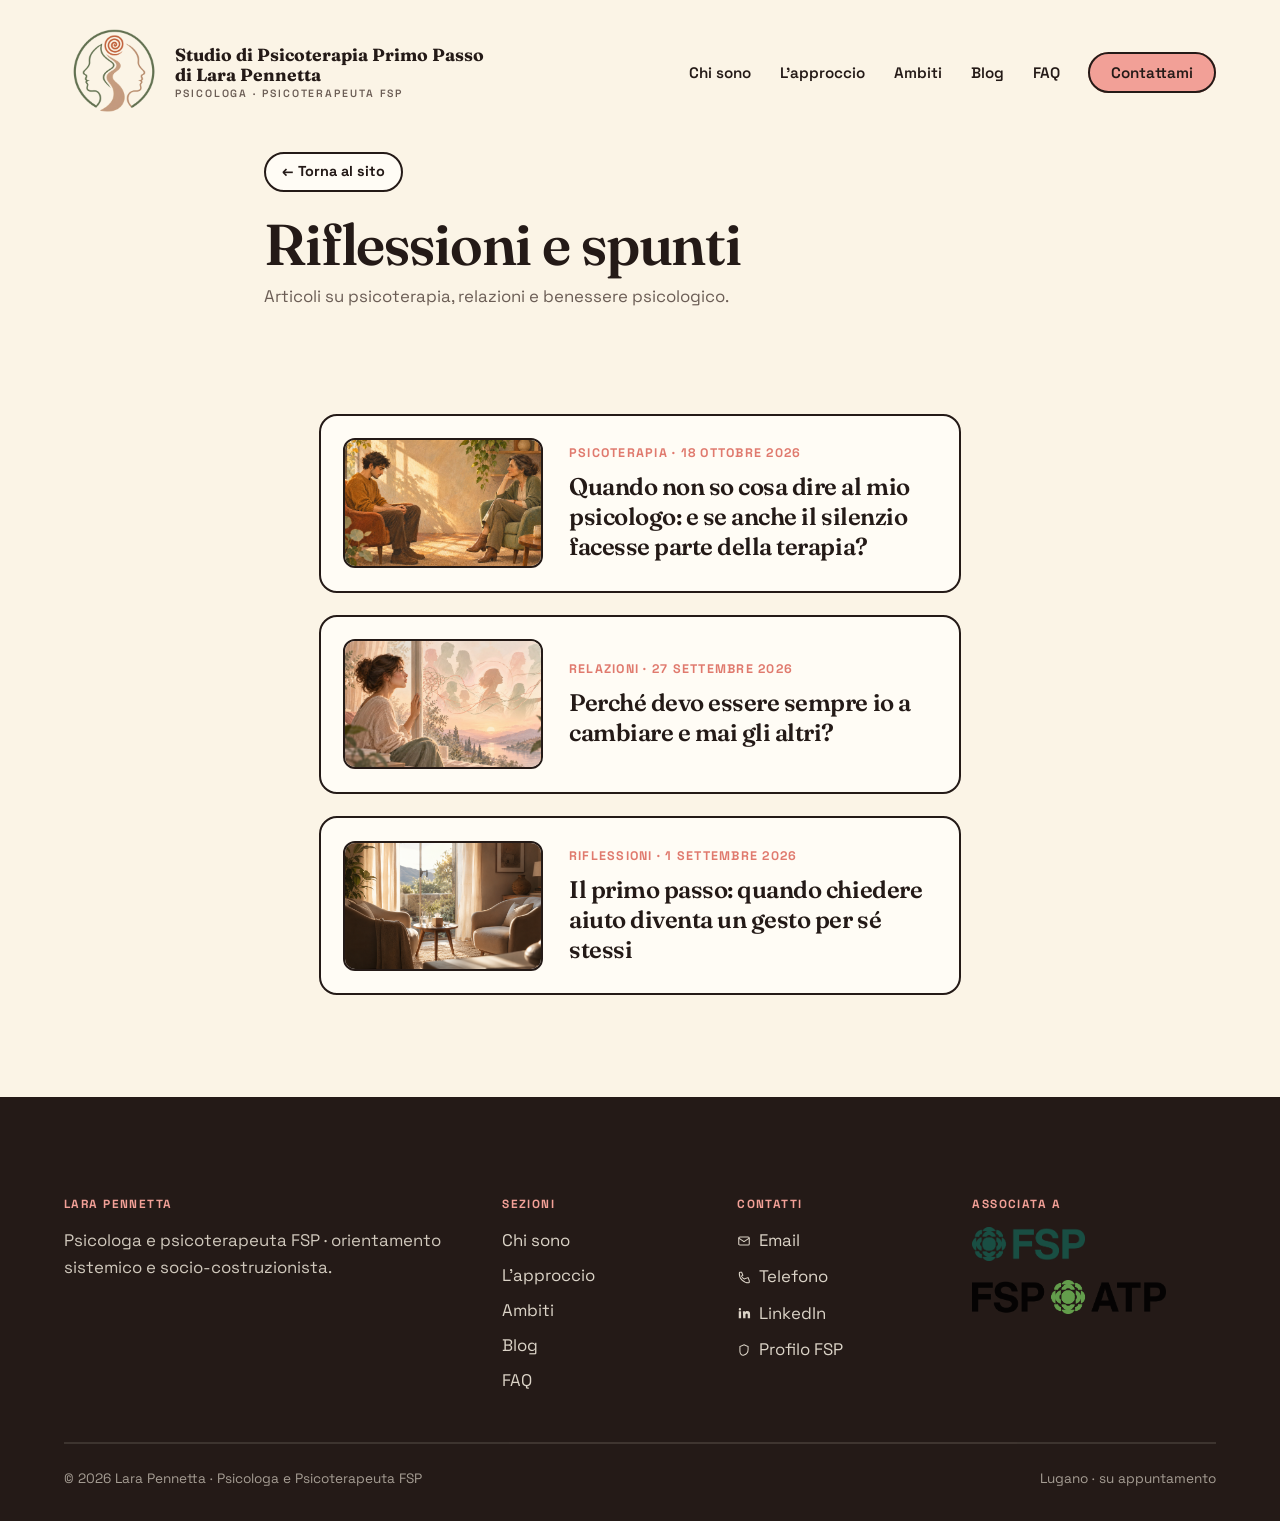
<file: blog/index.html>
<!DOCTYPE html>
<html lang="it">
<head>
<meta charset="UTF-8">
<meta name="viewport" content="width=device-width, initial-scale=1">
<title>Blog — Studio di Psicoterapia Primo Passo di Lara Pennetta</title>
<meta name="description" content="Riflessioni e spunti di Lara Pennetta, psicologa e psicoterapeuta FSP a Lugano: psicoterapia, relazioni, benessere psicologico.">
<link rel="canonical" href="https://www.larapennetta.ch/blog/index.html">
<meta name="robots" content="index, follow">
<meta property="og:type" content="website">
<meta property="og:locale" content="it_IT">
<meta property="og:site_name" content="Studio di Psicoterapia Primo Passo">
<meta property="og:title" content="Blog — Studio di Psicoterapia Primo Passo di Lara Pennetta">
<meta property="og:description" content="Riflessioni e spunti su psicoterapia, relazioni e benessere psicologico.">
<meta property="og:url" content="https://www.larapennetta.ch/blog/index.html">
<meta property="og:image" content="https://www.larapennetta.ch/img/social-card.jpg">
<link rel="preconnect" href="https://fonts.googleapis.com">
<link rel="preconnect" href="https://fonts.gstatic.com" crossorigin>
<link href="https://fonts.googleapis.com/css2?family=Fraunces:ital,opsz,wght@0,9..144,400;0,9..144,500;0,9..144,600;0,9..144,700;1,9..144,400&family=Space+Grotesk:wght@400;500;600;700&display=swap" rel="stylesheet">
<link rel="stylesheet" href="../css/blog-shared.css">
<style>
  .blog-hero{background:var(--crema);padding-block:clamp(9.5rem,16vh,11rem) clamp(2rem,5vw,3rem)}
  .blog-hero h1{font-size:clamp(2.2rem,5vw,3.6rem);margin-bottom:.6rem}
  .blog-hero p{color:var(--grigio);font-size:1.05rem}
  .post-list{max-width:70ch;margin:0 auto;padding:clamp(2rem,5vw,3.5rem) var(--gutter) clamp(3rem,7vw,5rem)}
  .post-item{display:grid;grid-template-columns:200px 1fr;gap:1.6rem;align-items:center;
    padding:1.4rem;border:2px solid var(--inchiostro);border-radius:18px;background:var(--carta);
    margin-bottom:1.4rem;text-decoration:none;transition:transform .2s,box-shadow .2s}
  .post-item:hover{transform:translate(-3px,-3px);box-shadow:5px 5px 0 var(--corallo)}
  .post-item img{width:100%;height:130px;object-fit:cover;border-radius:12px;border:2px solid var(--inchiostro);display:block}
  .post-item .meta{font-size:.78rem;font-weight:700;letter-spacing:.1em;text-transform:uppercase;color:var(--corallo-scuro);margin-bottom:.5rem}
  .post-item h2{font-family:var(--display);font-size:clamp(1.15rem,2.2vw,1.5rem);line-height:1.25;margin:0;color:var(--inchiostro)}
  @media(max-width:700px){.post-item{grid-template-columns:1fr;gap:1rem}.post-item img{height:180px}}
</style>
</head>
<body>
<header class="site-header" id="header">
  <nav class="nav wrap" aria-label="Navigazione principale">
    <a href="../index.html" class="brand"><img class="brand-logo" src="[data-uri]" alt="Logo Studio di Psicoterapia Primo Passo"><span class="brand-txt"><span class="bn bn-full">Studio di Psicoterapia Primo Passo</span><span class="bn bn-short">Studio Primo Passo</span><br>di Lara Pennetta<span>Psicologa · Psicoterapeuta FSP</span></span></a>
    <button class="nav-toggle" aria-expanded="false" aria-controls="menu" aria-label="Apri menu"><span class="nav-toggle-txt">Menu</span><span class="ham"><span></span><span></span><span></span></span></button>
    <ul class="nav-links" id="menu">
      <li><a href="../index.html#chi-sono">Chi sono</a></li>
      <li><a href="../index.html#approccio">L'approccio</a></li>
      <li><a href="../index.html#ambiti">Ambiti</a></li>
      <li><a href="../index.html#blog">Blog</a></li>
      <li><a href="../index.html#faq">FAQ</a></li>
      <li><a href="../index.html#contatti" class="nav-cta">Contattami</a></li>
    </ul>
  </nav>
</header>
<main>
  <header class="blog-hero">
    <div class="wrap" style="max-width:880px">
      <a href="../index.html" class="back-link">← Torna al sito</a>
      <h1>Riflessioni e spunti</h1>
      <p>Articoli su psicoterapia, relazioni e benessere psicologico.</p>
    </div>
  </header>
  <div class="post-list">
      <a class="post-item" href="non-so-cosa-dire.html">
        <img src="../img/silenzio-terapia-cover.jpg" alt="Quando non so cosa dire al mio psicologo: e se anche il silenzio facesse parte della terapia?" loading="lazy">
        <div>
          <p class="meta">Psicoterapia · 18 ottobre 2026</p>
          <h2>Quando non so cosa dire al mio psicologo: e se anche il silenzio facesse parte della terapia?</h2>
        </div>
      </a>
      <a class="post-item" href="perche-devo-cambiare-io.html">
        <img src="../img/cambiare-io-cover.jpg" alt="Perché devo essere sempre io a cambiare e mai gli altri?" loading="lazy">
        <div>
          <p class="meta">Relazioni · 27 settembre 2026</p>
          <h2>Perché devo essere sempre io a cambiare e mai gli altri?</h2>
        </div>
      </a>
      <a class="post-item" href="chiedere-aiuto-primo-passo.html">
        <img src="../img/primo-passo-cover.jpg" alt="Il primo passo: quando chiedere aiuto diventa un gesto per sé stessi" loading="lazy">
        <div>
          <p class="meta">Riflessioni · 1 settembre 2026</p>
          <h2>Il primo passo: quando chiedere aiuto diventa un gesto per sé stessi</h2>
        </div>
      </a>
  </div>
</main>
<footer class="site-footer">
  <div class="wrap">
    <div class="footer-cols">
      <div><p class="label">Lara Pennetta</p><p style="opacity:.8">Psicologa e psicoterapeuta FSP · orientamento sistemico e socio-costruzionista.</p></div>
      <div><p class="label">Sezioni</p><ul><li><a href="../index.html#chi-sono">Chi sono</a></li><li><a href="../index.html#approccio">L'approccio</a></li><li><a href="../index.html#ambiti">Ambiti</a></li><li><a href="../index.html#blog">Blog</a></li><li><a href="../index.html#faq">FAQ</a></li></ul></div>
      <div><p class="label">Contatti</p><ul>
        <li><a href="mailto:lara.pennetta@fsp-hin.ch"><svg viewBox="0 0 24 24"><rect x="3" y="5" width="18" height="14" rx="2"/><path d="M3 7l9 6 9-6"/></svg>Email</a></li>
        <li><a href="tel:+41783114512"><svg viewBox="0 0 24 24"><path d="M5 4h3l2 5-2.5 1.5a11 11 0 0 0 5 5L19 13l2 5v3a1 1 0 0 1-1 1A16 16 0 0 1 4 5a1 1 0 0 1 1-1z"/></svg>Telefono</a></li>
        <li><a href="https://www.linkedin.com/in/lara-pennetta-02371a354/" target="_blank" rel="noopener"><svg class="fill" viewBox="0 0 24 24"><path d="M4.98 3.5a2 2 0 1 1 0 4 2 2 0 0 1 0-4zM3 9h4v12H3zM10 9h3.8v1.7h.05c.53-.95 1.83-1.95 3.77-1.95 4.03 0 4.78 2.5 4.78 5.75V21h-4v-5.3c0-1.26-.02-2.9-1.77-2.9-1.77 0-2.04 1.38-2.04 2.8V21h-4z"/></svg>LinkedIn</a></li>
        <li><a href="https://www.psychologie.ch/it/psyfinder/lara-pennetta" target="_blank" rel="noopener"><svg viewBox="0 0 24 24"><path d="M12 3l7 3v5c0 4.4-3 8.3-7 9.5C8 22.3 5 18.4 5 14V6z"/></svg>Profilo FSP</a></li>
      </ul></div>
    
      <div class="footer-assoc-col"><p class="label">Associata a</p><div class="logos"><a class="l-fsp" href="https://www.psychologie.ch" target="_blank" rel="noopener" aria-label="FSP — Federazione Svizzera delle Psicologhe e degli Psicologi"><img src="../img/logo_fsp.png" alt="Logo FSP"></a>
      <a class="l-fsp" href="https://atp.psychologie.ch" target="_blank" rel="noopener" aria-label="ATP — Associazione Ticinese degli Psicologi"><img src="../img/logo_fsp_atp.png" alt="Logo ATP-FSP"></a></div></div>
    </div>
    
    <div class="footer-bottom"><span>© 2026 Lara Pennetta · Psicologa e Psicoterapeuta FSP</span><span>Lugano · su appuntamento</span></div>
  </div>
</footer>
<script>
const header=document.getElementById('header');
addEventListener('scroll',()=>header.classList.toggle('scrolled',scrollY>40),{passive:true});
const t=document.querySelector('.nav-toggle'),l=document.getElementById('menu');
const ov=document.createElement('div');ov.className='nav-overlay';document.body.appendChild(ov);
const navParent=l.parentNode;
const tTxt=t.querySelector('.nav-toggle-txt');
function closeMenu(){l.classList.remove('open');ov.classList.remove('show');t.classList.remove('is-open');t.setAttribute('aria-expanded','false');if(tTxt)tTxt.textContent='Menu';if(l.parentNode!==navParent)navParent.appendChild(l);}
function openMenu(){document.body.appendChild(l);l.classList.add('open');ov.classList.add('show');t.classList.add('is-open');t.setAttribute('aria-expanded','true');if(tTxt)tTxt.textContent='Chiudi';}
t.addEventListener('click',()=>{l.classList.contains('open')?closeMenu():openMenu();});
ov.addEventListener('click',closeMenu);
document.addEventListener('keydown',e=>{if(e.key==='Escape'&&l.classList.contains('open'))closeMenu();});
l.querySelectorAll('a').forEach(a=>a.addEventListener('click',closeMenu));

// share nativo
document.querySelectorAll('.share-btn').forEach(btn=>{
  btn.addEventListener('click', async ()=>{
    const url=btn.dataset.shareUrl||location.href;
    const title=btn.dataset.shareTitle||document.title;
    if(navigator.share){
      try{ await navigator.share({title:title,url:url}); }catch(e){}
    } else {
      try{
        await navigator.clipboard.writeText(url);
        const t=btn.querySelector('.txt'); if(!t) return;
        const old=t.textContent; t.textContent='Link copiato'; btn.classList.add('copied');
        setTimeout(()=>{t.textContent=old; btn.classList.remove('copied');},1800);
      }catch(e){}
    }
  });
});
</script>
</body>
</html>
</file>
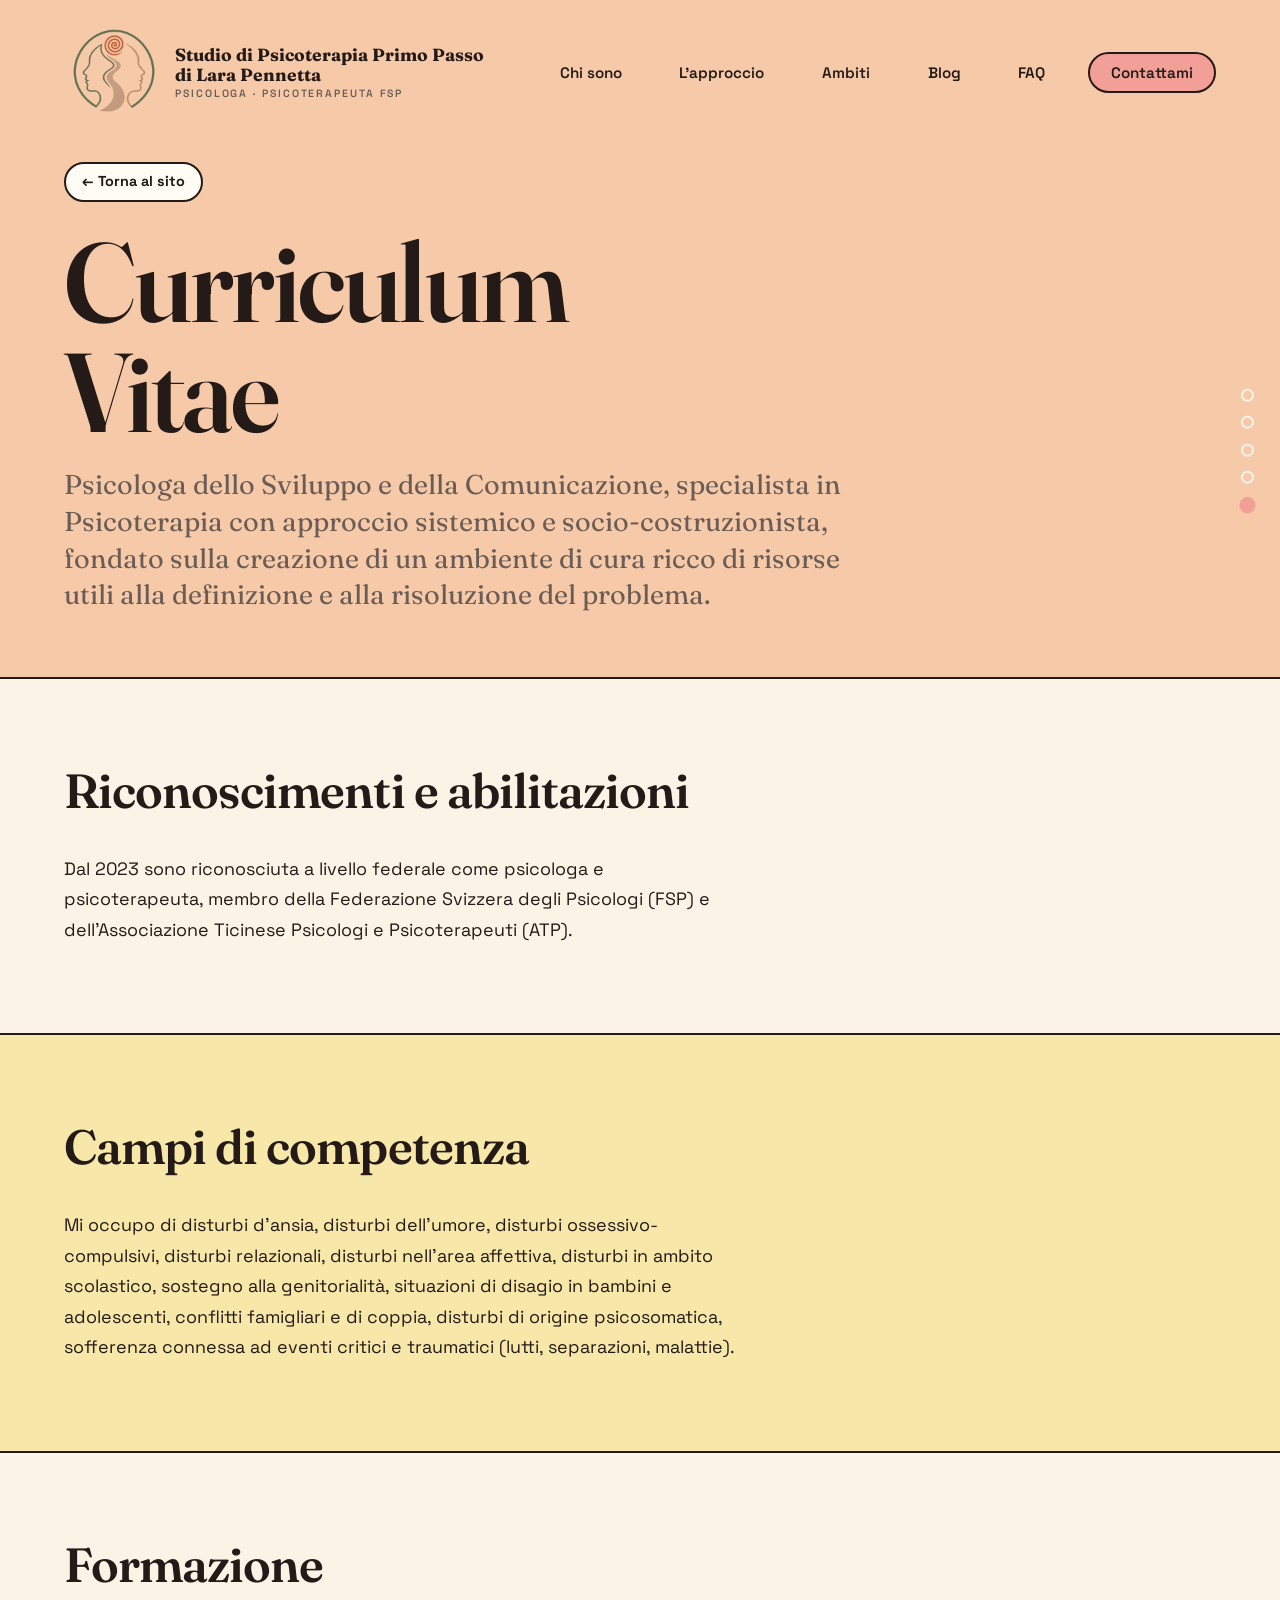
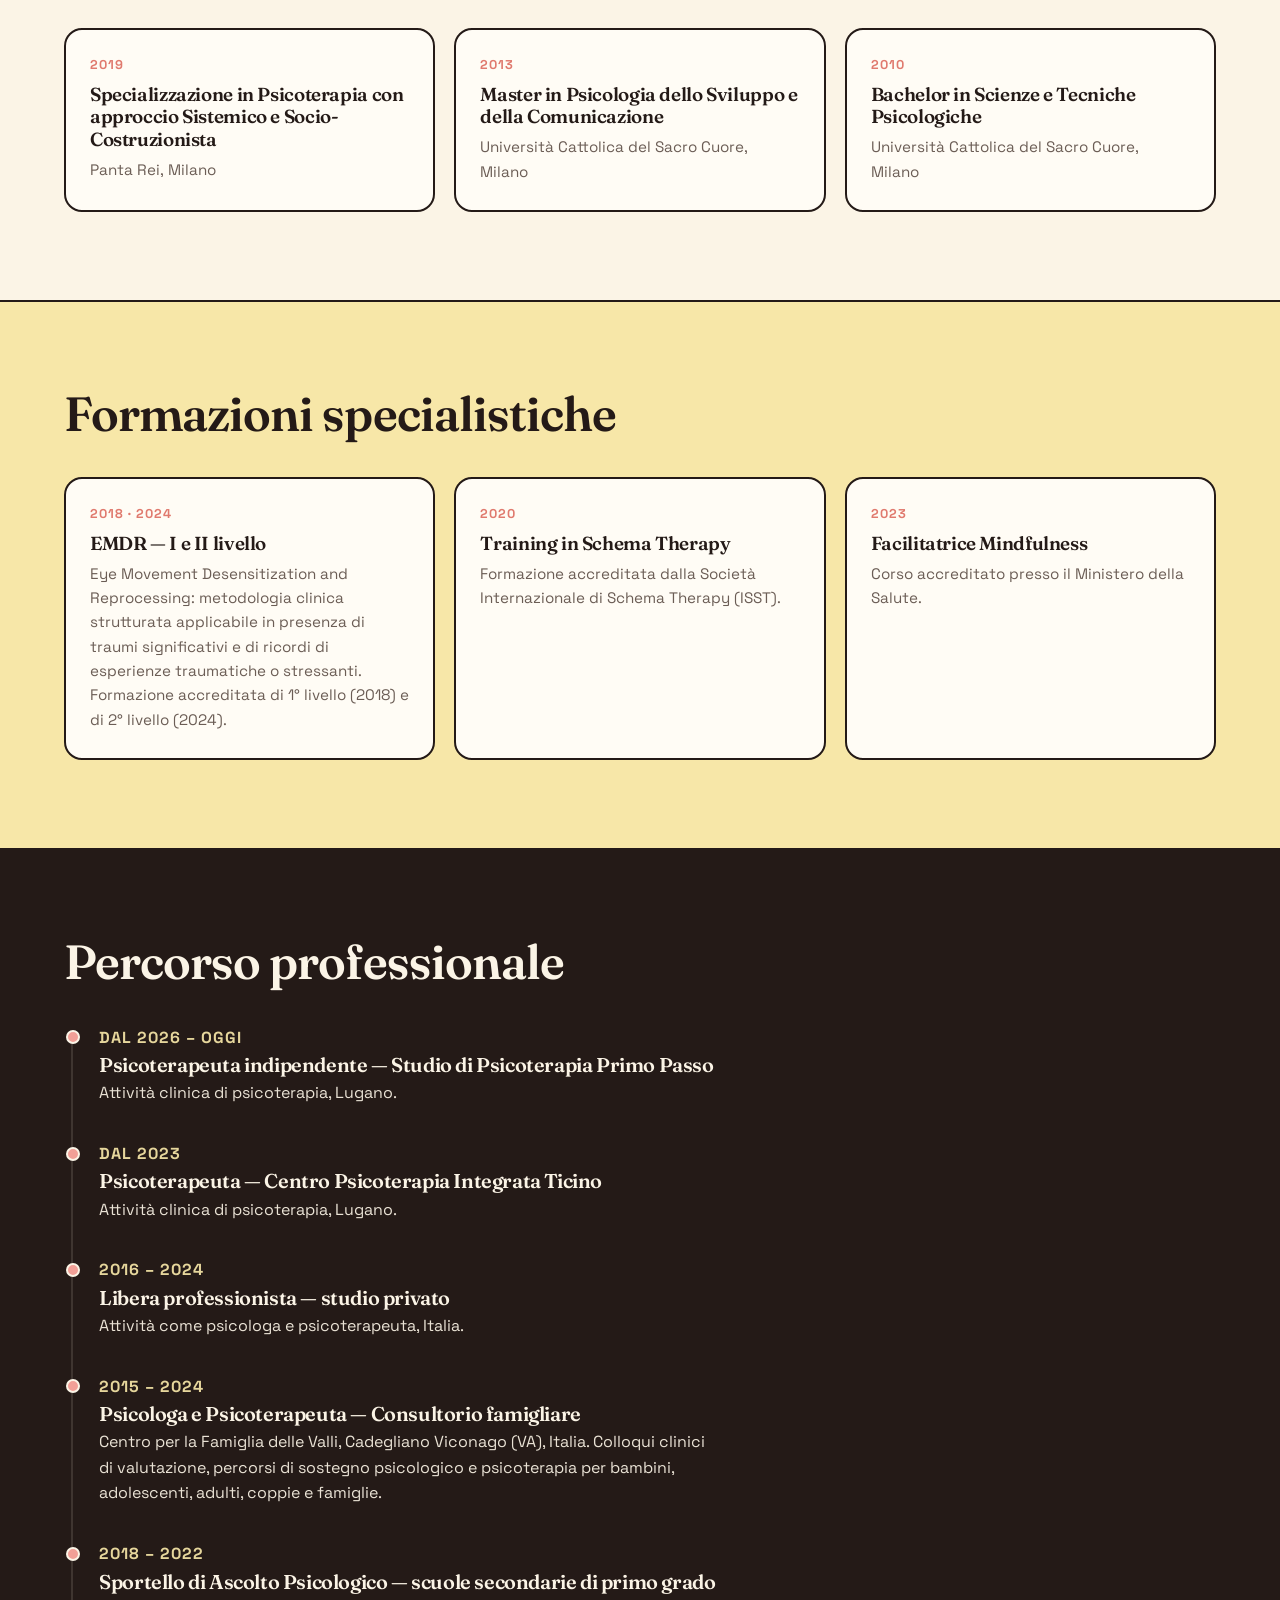
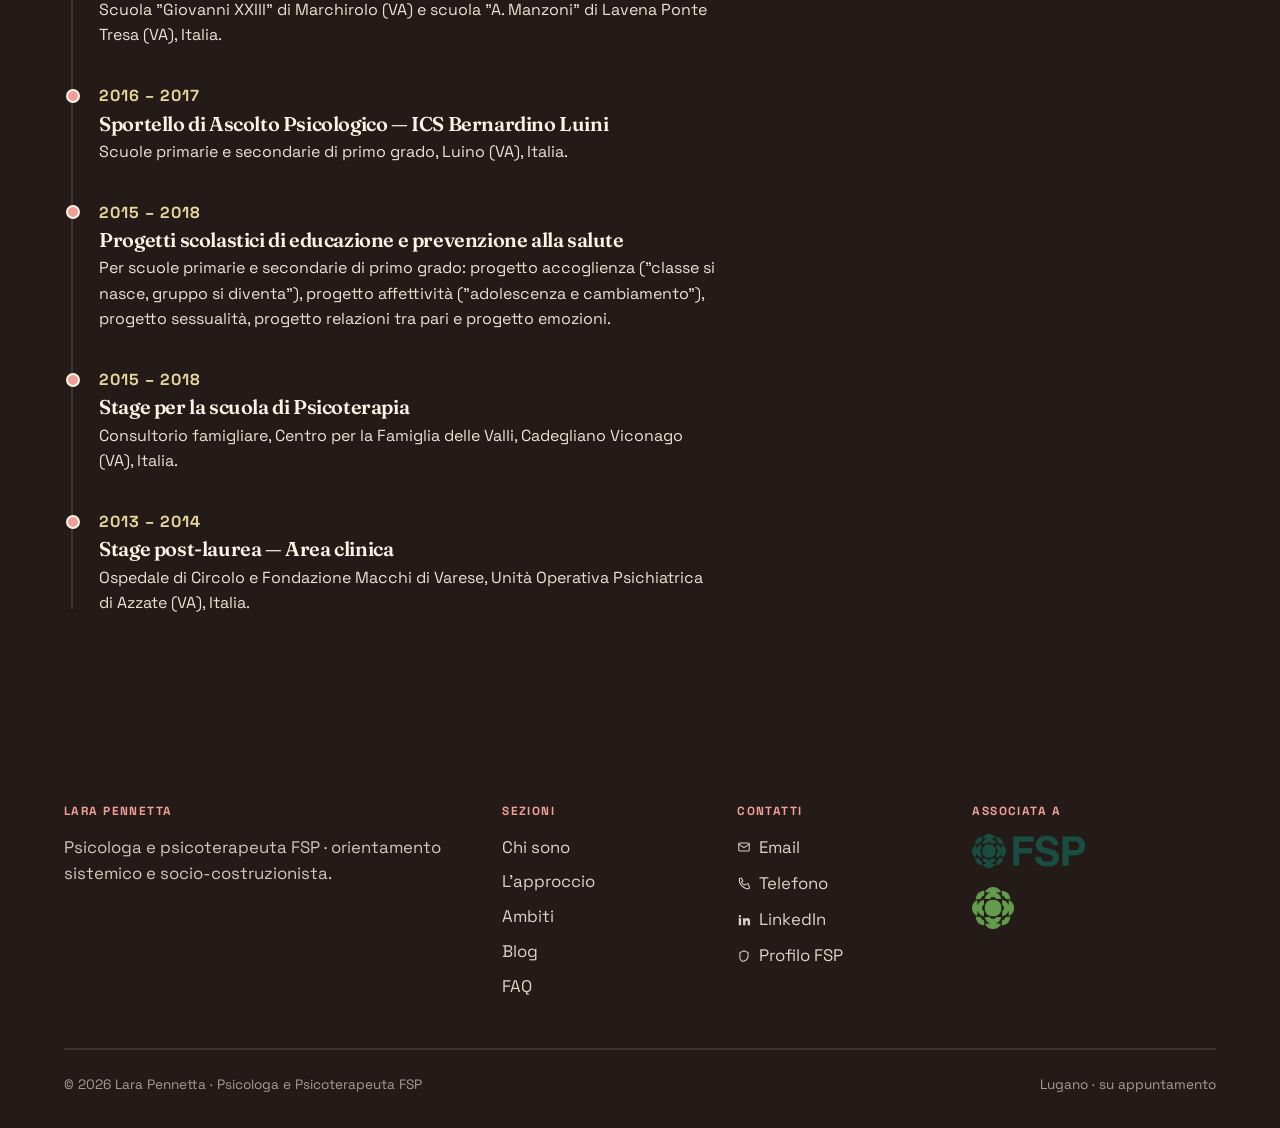
<file: cv.html>
<!DOCTYPE html>
<html lang="it">
<head>
<meta charset="UTF-8">
<meta name="viewport" content="width=device-width, initial-scale=1">
<title>Curriculum — Lara Pennetta, Psicologa e Psicoterapeuta FSP a Lugano</title>
<meta name="description" content="Curriculum vitae di Lara Pennetta: formazione, percorso professionale e ambiti di intervento. Psicologa e psicoterapeuta FSP a Lugano, orientamento sistemico e socio-costruzionista.">
<link rel="canonical" href="https://www.larapennetta.ch/cv.html">
<meta name="robots" content="index, follow">
<meta property="og:type" content="profile">
<meta property="og:locale" content="it_IT">
<meta property="og:site_name" content="Studio di Psicoterapia Primo Passo di Lara Pennetta">
<meta property="og:title" content="Curriculum — Lara Pennetta, Psicologa e Psicoterapeuta FSP a Lugano">
<meta property="og:description" content="Formazione, percorso professionale e ambiti di intervento di Lara Pennetta, psicologa e psicoterapeuta FSP a Lugano.">
<meta property="og:url" content="https://www.larapennetta.ch/cv.html">
<meta property="og:image" content="https://www.larapennetta.ch/img/logo_studio.png">
<link rel="preconnect" href="https://fonts.googleapis.com">
<link rel="preconnect" href="https://fonts.gstatic.com" crossorigin>
<link href="https://fonts.googleapis.com/css2?family=Fraunces:ital,opsz,wght@0,9..144,400;0,9..144,500;0,9..144,600;0,9..144,700;1,9..144,400&family=Space+Grotesk:wght@400;500;600;700&display=swap" rel="stylesheet">
<style>
:root{
  --burro:#F7E7A8; --burro-scuro:#EFD477;
  --pesca:#F6C9A8; --pesca-scuro:#EBA77C;
  --corallo:#F2A097; --corallo-scuro:#E07A6E;
  --rosa:#F4B8C4;
  --salvia:#B7D0A8;
  --crema:#FBF4E6; --carta:#FFFCF5;
  --inchiostro:#241A17; --grigio:#6B5D55;
  --display:'Fraunces',Georgia,serif; --body:'Space Grotesk',system-ui,sans-serif;
  --gutter:clamp(1.25rem,5vw,5rem);
}
*{box-sizing:border-box;margin:0;padding:0}
html{scroll-behavior:smooth}
body{font-family:var(--body);background:var(--crema);color:var(--inchiostro);line-height:1.6;font-size:1.05rem;-webkit-font-smoothing:antialiased;overflow-x:hidden}

h1,h2,h3{font-family:var(--display);font-weight:600;line-height:.98;letter-spacing:-.02em}
h1{font-size:clamp(3rem,9vw,7rem);font-weight:600}
h2{font-size:clamp(1.8rem,4vw,3rem)}
h3{font-size:clamp(1.25rem,2.2vw,1.7rem)}
p{max-width:62ch}
a{color:inherit;text-decoration:none}

.wrap{max-width:1280px;margin:0 auto;padding-inline:var(--gutter);width:100%}
.eyebrow{font-family:var(--body);font-size:.8rem;font-weight:700;letter-spacing:.2em;text-transform:uppercase;display:inline-block;border:2px solid var(--inchiostro);padding:.4rem .9rem;border-radius:999px;margin-bottom:1.5rem}

/* ---- Header ---- */
.site-header{position:fixed;inset:0 0 auto 0;z-index:100;transition:background .4s,box-shadow .4s,padding .4s;padding-block:1.4rem;border-bottom:2px solid transparent}
.site-header.scrolled{background:var(--crema);border-bottom-color:var(--inchiostro);padding-block:.9rem}
.nav{display:flex;align-items:center;justify-content:space-between}
.brand{font-family:var(--display);font-size:1.1rem;font-weight:700;line-height:1.15;display:inline-flex;align-items:center;gap:.7rem}
.brand-logo{width:100px;height:100px;flex:none;display:block;object-fit:contain}
@media(max-width:600px){.brand-logo{width:56px;height:56px}.brand{gap:.6rem}}
.brand .bn{white-space:nowrap}
.brand .bn-short{display:none}
.brand-txt>span:not(.bn){display:block;font-family:var(--body);font-size:.66rem;font-weight:600;letter-spacing:.18em;text-transform:uppercase;color:var(--grigio);margin-top:.15rem}
.nav-links{display:flex;gap:1.8rem;list-style:none;align-items:center}
.nav-links a{font-size:.95rem;font-weight:600;position:relative;white-space:nowrap}
.nav-links a:not(.nav-cta){padding:.4rem .9rem;border-radius:999px;transition:background .25s,color .25s}
.nav-links a:not(.nav-cta):hover{background:var(--burro)}
.nav-cta{border:2px solid var(--inchiostro);padding:.55rem 1.3rem;border-radius:999px;background:var(--corallo);transition:transform .2s,box-shadow .2s}
.nav-cta:hover{transform:translate(-2px,-2px);box-shadow:3px 3px 0 var(--inchiostro)}
.nav-toggle{display:none;background:none;border:2px solid var(--inchiostro);border-radius:999px;padding:.5rem 1rem;font-family:var(--body);font-weight:600;cursor:pointer;position:relative;z-index:131;align-items:center;justify-content:center}
.nav-toggle .ham{display:none;width:20px;height:14px;position:relative}
.nav-toggle .ham span{position:absolute;left:0;width:100%;height:2px;background:var(--inchiostro);border-radius:2px;transition:transform .3s,opacity .2s}
.nav-toggle .ham span:nth-child(1){top:0}
.nav-toggle .ham span:nth-child(2){top:6px}
.nav-toggle .ham span:nth-child(3){top:12px}
.nav-toggle.is-open .ham span:nth-child(1){transform:translateY(6px) rotate(45deg)}
.nav-toggle.is-open .ham span:nth-child(2){opacity:0}
.nav-toggle.is-open .ham span:nth-child(3){transform:translateY(-6px) rotate(-45deg)}
@media(max-width:1100px){
  .nav-toggle{display:flex}
  .nav-links{position:fixed;inset:0 0 0 auto;width:min(64vw,250px);background:var(--corallo);flex-direction:column;justify-content:center;align-items:flex-start;gap:.4rem;padding:2rem 1.6rem;transform:translateX(100%);transition:transform .45s cubic-bezier(.22,1,.36,1);border-left:3px solid var(--inchiostro);z-index:130}
  .nav-links.open{transform:translateX(0)}
  .nav-overlay{position:fixed;inset:0;background:rgba(36,26,23,.45);opacity:0;pointer-events:none;transition:opacity .35s;z-index:120}
  .nav-overlay.show{opacity:1;pointer-events:auto}
  .nav-links a{font-family:var(--display);font-size:1.45rem}
}
@media(max-width:600px){
  .brand .bn-full{display:none}
  .brand .bn-short{display:inline}
  .nav-toggle{border:none;padding:0;width:38px;height:38px}
  .nav-toggle .nav-toggle-txt{display:none}
  .nav-toggle .ham{display:block;width:24px;height:16px}
  .nav-toggle .ham span{height:2.5px}
  .nav-toggle .ham span:nth-child(2){top:7px}
  .nav-toggle .ham span:nth-child(3){top:14px}
  .nav-toggle.is-open .ham span:nth-child(1){transform:translateY(7px) rotate(45deg)}
  .nav-toggle.is-open .ham span:nth-child(3){transform:translateY(-7px) rotate(-45deg)}
}

.btn{font-family:var(--body);font-weight:700;font-size:1rem;padding:1rem 1.8rem;border:2px solid var(--inchiostro);border-radius:999px;background:var(--inchiostro);color:var(--crema);cursor:pointer;transition:transform .2s,box-shadow .2s;display:inline-flex;align-items:center;gap:.5rem}
.btn:hover{transform:translate(-3px,-3px);box-shadow:5px 5px 0 var(--corallo)}
.btn--out{background:transparent;color:var(--inchiostro)}
.btn--out:hover{box-shadow:5px 5px 0 var(--inchiostro)}

/* ---- Dot nav (sezioni CV) ---- */
section[id]{scroll-margin-top:90px}
.dots{position:fixed;right:1.6rem;top:50%;transform:translateY(-50%);z-index:90;display:flex;flex-direction:column;gap:.9rem}
.dots button{position:relative;width:13px;height:13px;border:2px solid var(--inchiostro);background:transparent;border-radius:50%;cursor:pointer;padding:0;transition:background .3s,transform .3s,border-color .3s}
.dots button.active{background:var(--corallo);transform:scale(1.25)}
.dots button .lbl{position:absolute;right:24px;top:50%;transform:translateY(-50%) translateX(6px);white-space:nowrap;font-family:var(--body);font-size:.78rem;font-weight:600;letter-spacing:.02em;color:var(--crema);background:var(--inchiostro);padding:.35rem .7rem;border-radius:999px;opacity:0;pointer-events:none;transition:opacity .25s,transform .25s}
.dots button:hover .lbl{opacity:1;transform:translateY(-50%) translateX(0)}
.dots.on-dark button{border-color:var(--crema)}
.dots.on-dark button.active{background:var(--corallo);border-color:var(--corallo)}
.dots.on-dark button .lbl{background:var(--crema);color:var(--inchiostro)}
@media(max-width:1100px){.dots{display:none}}

/* ---- Hero ---- */
.cv-hero{padding-block:clamp(8rem,18vh,11rem) clamp(2.5rem,6vw,4rem);background:var(--pesca);border-bottom:2px solid var(--inchiostro)}
.back-link{display:inline-flex;align-items:center;gap:.5rem;font-weight:700;font-size:.9rem;margin-bottom:1.6rem;border:2px solid var(--inchiostro);padding:.4rem 1rem;border-radius:999px;background:var(--carta);transition:transform .2s,box-shadow .2s}
.back-link:hover{transform:translate(-2px,-2px);box-shadow:3px 3px 0 var(--inchiostro)}
.cv-hero h1{margin-bottom:1.2rem}
.cv-hero .role{font-family:var(--display);font-size:clamp(1.2rem,2.4vw,1.7rem);line-height:1.35;color:var(--grigio);max-width:46ch}
.cv-hero .badges{display:flex;gap:.7rem;flex-wrap:wrap;margin-top:1.8rem}
.badge{font-size:.78rem;font-weight:700;letter-spacing:.08em;text-transform:uppercase;background:var(--carta);border:2px solid var(--inchiostro);padding:.4rem .9rem;border-radius:999px}

/* ---- Sections ---- */
.section{padding-block:clamp(3rem,7vw,5.5rem)}
.section--crema{background:var(--crema)}
.section--burro{background:var(--burro);border-block:2px solid var(--inchiostro)}
.section--ink{background:var(--inchiostro);color:var(--crema)}
.section--ink .eyebrow{border-color:var(--crema)}
.section--ink .timeline::before{background:rgba(251,244,230,.35)}
.section--ink .timeline .dot{background:var(--corallo);border-color:var(--crema)}
.section--ink .when{color:var(--burro)}

.shead{margin-bottom:2.5rem;max-width:24ch}

/* intro prose */
.prose p{font-size:1.12rem;line-height:1.7;margin-bottom:1.2rem}
.prose p:last-child{margin-bottom:0}

/* timeline */
.timeline{position:relative;padding-left:2.2rem}
.timeline::before{content:"";position:absolute;left:.45rem;top:.4rem;bottom:.4rem;width:2px;background:var(--inchiostro);opacity:.35}
.t-item{position:relative;margin-bottom:2.2rem}
.t-item:last-child{margin-bottom:0}
.t-item .dot{position:absolute;left:-2.2rem;top:.35rem;width:14px;height:14px;border-radius:50%;background:var(--corallo);border:2px solid var(--inchiostro);transform:translateX(2px)}
.when{font-size:.85rem;font-weight:700;letter-spacing:.06em;text-transform:uppercase;color:var(--corallo-scuro);margin-bottom:.3rem}
.t-item h3{font-size:1.25rem;margin-bottom:.35rem}
.t-item p{font-size:1rem;line-height:1.6;color:inherit;opacity:.92}

/* cards (formazione) */
.cards{display:grid;grid-template-columns:repeat(auto-fit,minmax(260px,1fr));gap:1.2rem}
.card{background:var(--carta);border:2px solid var(--inchiostro);border-radius:18px;padding:1.6rem 1.5rem;transition:transform .2s,box-shadow .2s}
.card:hover{transform:translate(-3px,-3px);box-shadow:6px 6px 0 var(--corallo)}
.card .year{font-size:.8rem;font-weight:700;letter-spacing:.08em;text-transform:uppercase;color:var(--corallo-scuro);margin-bottom:.5rem}
.card h3{font-size:1.18rem;line-height:1.2;margin-bottom:.4rem}
.card p{font-size:.95rem;color:var(--grigio)}

/* chips (ambiti) */
.chips{display:flex;flex-wrap:wrap;gap:.7rem;margin-top:1.5rem}
.chip{background:var(--carta);border:2px solid var(--inchiostro);padding:.55rem 1.1rem;border-radius:999px;font-weight:600;font-size:.95rem}

.cta-row{margin-top:3rem;display:flex;gap:1rem;flex-wrap:wrap}

/* ---- Footer ---- */
.site-footer{background:var(--inchiostro);color:var(--crema);padding-block:clamp(3.5rem,8vw,6rem) 2rem;border-top:2px solid var(--inchiostro)}
.footer-big{font-family:var(--display);font-size:clamp(2rem,6vw,4rem);line-height:.98;margin-bottom:2rem;max-width:18ch}
.footer-big a{color:var(--corallo);text-decoration:underline;text-decoration-thickness:3px;text-underline-offset:6px}
.footer-bottom{margin-top:2.5rem;padding-top:1.5rem;border-top:2px solid rgba(251,244,230,.2);font-size:.85rem;opacity:.6;display:flex;justify-content:space-between;flex-wrap:wrap;gap:.5rem}
.footer-cols{display:grid;grid-template-columns:2fr 1fr 1fr 1.2fr;gap:2rem}
@media(max-width:760px){.footer-cols{grid-template-columns:1fr}}
.footer-assoc-col .logos{display:flex;flex-direction:column;align-items:flex-start;gap:1.2rem;margin-top:.2rem}
.footer-assoc-col .logos a{display:inline-flex;align-items:center;opacity:.85;transition:opacity .25s,transform .25s}
.footer-assoc-col .logos a:hover{opacity:1;transform:translateY(-2px)}
.footer-assoc-col .logos img{display:block}
.footer-assoc-col .logos .l-fsp img{height:34px;width:auto}
.footer-assoc-col .logos .l-atp img{height:42px;width:auto}
.footer-cols .label{font-size:.74rem;font-weight:700;letter-spacing:.12em;text-transform:uppercase;color:var(--corallo);margin-bottom:.8rem}
.footer-cols ul{list-style:none}
.footer-cols li{margin-bottom:.5rem}
.footer-cols a{opacity:.85;display:inline-flex;align-items:center;gap:.5rem}
.footer-cols a:hover{opacity:1;color:var(--corallo)}
.footer-cols svg{width:14px;height:14px;stroke:currentColor;fill:none;stroke-width:1.8}
.footer-cols svg.fill{fill:currentColor;stroke:none}

@media(prefers-reduced-motion:reduce){html{scroll-behavior:auto}*{animation:none!important;transition-duration:.01ms!important}}
</style>
</head>
<body>

<header class="site-header" id="header">
  <nav class="nav wrap" aria-label="Navigazione principale">
    <a href="index.html#hero" class="brand"><img class="brand-logo" src="[data-uri]" alt="Logo Studio di Psicoterapia Primo Passo"><span class="brand-txt"><span class="bn bn-full">Studio di Psicoterapia Primo Passo</span><span class="bn bn-short">Studio Primo Passo</span><br>di Lara Pennetta<span>Psicologa · Psicoterapeuta FSP</span></span></a>
    <button class="nav-toggle" aria-expanded="false" aria-controls="menu" aria-label="Apri menu"><span class="nav-toggle-txt">Menu</span><span class="ham"><span></span><span></span><span></span></span></button>
    <ul class="nav-links" id="menu">
      <li><a href="index.html#chi-sono">Chi sono</a></li>
      <li><a href="index.html#approccio">L'approccio</a></li>
      <li><a href="index.html#ambiti">Ambiti</a></li>
      <li><a href="index.html#blog">Blog</a></li>
      <li><a href="index.html#faq">FAQ</a></li>
      <li><a href="index.html#contatti" class="nav-cta">Contattami</a></li>
    </ul>
  </nav>
</header>

<!-- HERO -->
<section class="cv-hero">
  <div class="wrap">
    <a href="index.html#chi-sono" class="back-link">← Torna al sito</a>
    <h1>Curriculum<br>Vitae</h1>
    <p class="role">Psicologa dello Sviluppo e della Comunicazione, specialista in Psicoterapia con approccio sistemico e socio-costruzionista, fondato sulla creazione di un ambiente di cura ricco di risorse utili alla definizione e alla risoluzione del problema.</p>
  </div>
</section>

<!-- NAV A PALLINI -->
<nav class="dots" aria-label="Sezioni del curriculum">
  <button data-target="riconoscimenti" aria-label="Riconoscimenti"><span class="lbl">Riconoscimenti</span></button>
  <button data-target="competenze" aria-label="Campi di competenza"><span class="lbl">Campi di competenza</span></button>
  <button data-target="formazione" aria-label="Formazione"><span class="lbl">Formazione</span></button>
  <button data-target="specialistiche" aria-label="Specializzazioni"><span class="lbl">Specializzazioni</span></button>
  <button data-target="esperienza" aria-label="Esperienza"><span class="lbl">Esperienza</span></button>
</nav>

<!-- QUALIFICHE / RICONOSCIMENTI -->
<section id="riconoscimenti" class="section section--crema">
  <div class="wrap">
    <h2 class="shead">Riconoscimenti e abilitazioni</h2>
    <div class="prose">
      <p>Dal 2023 sono riconosciuta a livello federale come psicologa e psicoterapeuta, membro della Federazione Svizzera degli Psicologi (FSP) e dell'Associazione Ticinese Psicologi e Psicoterapeuti (ATP).</p>
    </div>
  </div>
</section>

<!-- CAMPI DI COMPETENZA -->
<section id="competenze" class="section section--burro">
  <div class="wrap">
    <h2 class="shead">Campi di competenza</h2>
    <div class="prose">
      <p>Mi occupo di disturbi d'ansia, disturbi dell'umore, disturbi ossessivo-compulsivi, disturbi relazionali, disturbi nell'area affettiva, disturbi in ambito scolastico, sostegno alla genitorialità, situazioni di disagio in bambini e adolescenti, conflitti famigliari e di coppia, disturbi di origine psicosomatica, sofferenza connessa ad eventi critici e traumatici (lutti, separazioni, malattie).</p>
    </div>
  </div>
</section>

<!-- FORMAZIONE -->
<section id="formazione" class="section section--crema">
  <div class="wrap">
    <h2 class="shead">Formazione</h2>
    <div class="cards">
      <div class="card">
        <p class="year">2019</p>
        <h3>Specializzazione in Psicoterapia con approccio Sistemico e Socio-Costruzionista</h3>
        <p>Panta Rei, Milano</p>
      </div>
      <div class="card">
        <p class="year">2013</p>
        <h3>Master in Psicologia dello Sviluppo e della Comunicazione</h3>
        <p>Università Cattolica del Sacro Cuore, Milano</p>
      </div>
      <div class="card">
        <p class="year">2010</p>
        <h3>Bachelor in Scienze e Tecniche Psicologiche</h3>
        <p>Università Cattolica del Sacro Cuore, Milano</p>
      </div>
    </div>
  </div>
</section>

<!-- FORMAZIONI SPECIALISTICHE -->
<section id="specialistiche" class="section section--burro">
  <div class="wrap">
    <h2 class="shead">Formazioni specialistiche</h2>
    <div class="cards">
      <div class="card">
        <p class="year">2018 · 2024</p>
        <h3>EMDR — I e II livello</h3>
        <p>Eye Movement Desensitization and Reprocessing: metodologia clinica strutturata applicabile in presenza di traumi significativi e di ricordi di esperienze traumatiche o stressanti. Formazione accreditata di 1° livello (2018) e di 2° livello (2024).</p>
      </div>
      <div class="card">
        <p class="year">2020</p>
        <h3>Training in Schema Therapy</h3>
        <p>Formazione accreditata dalla Società Internazionale di Schema Therapy (ISST).</p>
      </div>
      <div class="card">
        <p class="year">2023</p>
        <h3>Facilitatrice Mindfulness</h3>
        <p>Corso accreditato presso il Ministero della Salute.</p>
      </div>
    </div>
  </div>
</section>

<!-- PERCORSO PROFESSIONALE -->
<section id="esperienza" class="section section--ink">
  <div class="wrap">
    <h2 class="shead">Percorso professionale</h2>
    <div class="timeline">
      <div class="t-item">
        <span class="dot"></span>
        <p class="when">Dal 2026 – Oggi</p>
        <h3>Psicoterapeuta indipendente — Studio di Psicoterapia Primo Passo</h3>
        <p>Attività clinica di psicoterapia, Lugano.</p>
      </div>
      <div class="t-item">
        <span class="dot"></span>
        <p class="when">Dal 2023</p>
        <h3>Psicoterapeuta — Centro Psicoterapia Integrata Ticino</h3>
        <p>Attività clinica di psicoterapia, Lugano.</p>
      </div>
      <div class="t-item">
        <span class="dot"></span>
        <p class="when">2016 – 2024</p>
        <h3>Libera professionista — studio privato</h3>
        <p>Attività come psicologa e psicoterapeuta, Italia.</p>
      </div>
      <div class="t-item">
        <span class="dot"></span>
        <p class="when">2015 – 2024</p>
        <h3>Psicologa e Psicoterapeuta — Consultorio famigliare</h3>
        <p>Centro per la Famiglia delle Valli, Cadegliano Viconago (VA), Italia. Colloqui clinici di valutazione, percorsi di sostegno psicologico e psicoterapia per bambini, adolescenti, adulti, coppie e famiglie.</p>
      </div>
      <div class="t-item">
        <span class="dot"></span>
        <p class="when">2018 – 2022</p>
        <h3>Sportello di Ascolto Psicologico — scuole secondarie di primo grado</h3>
        <p>Scuola "Giovanni XXIII" di Marchirolo (VA) e scuola "A. Manzoni" di Lavena Ponte Tresa (VA), Italia.</p>
      </div>
      <div class="t-item">
        <span class="dot"></span>
        <p class="when">2016 – 2017</p>
        <h3>Sportello di Ascolto Psicologico — ICS Bernardino Luini</h3>
        <p>Scuole primarie e secondarie di primo grado, Luino (VA), Italia.</p>
      </div>
      <div class="t-item">
        <span class="dot"></span>
        <p class="when">2015 – 2018</p>
        <h3>Progetti scolastici di educazione e prevenzione alla salute</h3>
        <p>Per scuole primarie e secondarie di primo grado: progetto accoglienza ("classe si nasce, gruppo si diventa"), progetto affettività ("adolescenza e cambiamento"), progetto sessualità, progetto relazioni tra pari e progetto emozioni.</p>
      </div>
      <div class="t-item">
        <span class="dot"></span>
        <p class="when">2015 – 2018</p>
        <h3>Stage per la scuola di Psicoterapia</h3>
        <p>Consultorio famigliare, Centro per la Famiglia delle Valli, Cadegliano Viconago (VA), Italia.</p>
      </div>
      <div class="t-item">
        <span class="dot"></span>
        <p class="when">2013 – 2014</p>
        <h3>Stage post-laurea — Area clinica</h3>
        <p>Ospedale di Circolo e Fondazione Macchi di Varese, Unità Operativa Psichiatrica di Azzate (VA), Italia.</p>
      </div>
    </div>
  </div>
</section>

<!-- FOOTER -->
<footer class="site-footer">
  <div class="wrap">
    <div class="footer-cols">
      <div><p class="label">Lara Pennetta</p><p style="opacity:.8">Psicologa e psicoterapeuta FSP · orientamento sistemico e socio-costruzionista.</p></div>
      <div><p class="label">Sezioni</p><ul><li><a href="index.html#chi-sono">Chi sono</a></li><li><a href="index.html#approccio">L'approccio</a></li><li><a href="index.html#ambiti">Ambiti</a></li><li><a href="index.html#blog">Blog</a></li><li><a href="index.html#faq">FAQ</a></li></ul></div>
      <div><p class="label">Contatti</p><ul>
        <li><a href="mailto:lara.pennetta@fsp-hin.ch"><svg viewBox="0 0 24 24"><rect x="3" y="5" width="18" height="14" rx="2"/><path d="M3 7l9 6 9-6"/></svg>Email</a></li>
        <li><a href="tel:+410783114512"><svg viewBox="0 0 24 24"><path d="M5 4h3l2 5-2.5 1.5a11 11 0 0 0 5 5L19 13l2 5v3a1 1 0 0 1-1 1A16 16 0 0 1 4 5a1 1 0 0 1 1-1z"/></svg>Telefono</a></li>
        <li><a href="https://www.linkedin.com/in/lara-pennetta-02371a354/" target="_blank" rel="noopener"><svg class="fill" viewBox="0 0 24 24"><path d="M4.98 3.5a2 2 0 1 1 0 4 2 2 0 0 1 0-4zM3 9h4v12H3zM10 9h3.8v1.7h.05c.53-.95 1.83-1.95 3.77-1.95 4.03 0 4.78 2.5 4.78 5.75V21h-4v-5.3c0-1.26-.02-2.9-1.77-2.9-1.77 0-2.04 1.38-2.04 2.8V21h-4z"/></svg>LinkedIn</a></li>
        <li><a href="https://www.psychologie.ch/it/psyfinder/lara-pennetta" target="_blank" rel="noopener"><svg viewBox="0 0 24 24"><path d="M12 3l7 3v5c0 4.4-3 8.3-7 9.5C8 22.3 5 18.4 5 14V6z"/></svg>Profilo FSP</a></li>
      </ul></div>
    
      <div class="footer-assoc-col"><p class="label">Associata a</p><div class="logos"><a class="l-fsp" href="https://www.psychologie.ch/it" target="_blank" rel="noopener" aria-label="FSP — Federazione Svizzera delle Psicologhe e degli Psicologi"><img src="[data-uri]" alt="Logo FSP"></a><a class="l-atp" href="https://atp.psychologie.ch/it" target="_blank" rel="noopener" aria-label="ATP-FSP — Associazione Ticinese degli Psicologi"><img src="[data-uri]" alt="Logo ATP-FSP"></a></div></div>
    </div>
    
    <div class="footer-bottom"><span>© <span id="y">2026</span> Lara Pennetta · Psicologa e Psicoterapeuta FSP</span><span>Lugano · su appuntamento</span></div>
  </div>
</footer>

<script>
  // anno dinamico
  document.getElementById('y').textContent = new Date().getFullYear();
  // header on scroll
  const header = document.getElementById('header');
  const onScroll = () => header.classList.toggle('scrolled', window.scrollY > 20);
  onScroll(); window.addEventListener('scroll', onScroll, {passive:true});
  // menu mobile
  const toggle = document.querySelector('.nav-toggle');
  const menu = document.getElementById('menu');
  const ov = document.createElement('div'); ov.className='nav-overlay'; document.body.appendChild(ov);
  const navParent = menu.parentNode;
  const tTxt=toggle.querySelector('.nav-toggle-txt');
  function closeMenu(){ menu.classList.remove('open'); ov.classList.remove('show'); toggle.classList.remove('is-open'); toggle.setAttribute('aria-expanded', false); if(tTxt)tTxt.textContent='Menu'; if(menu.parentNode!==navParent)navParent.appendChild(menu); }
  function openMenu(){ document.body.appendChild(menu); menu.classList.add('open'); ov.classList.add('show'); toggle.classList.add('is-open'); toggle.setAttribute('aria-expanded', true); if(tTxt)tTxt.textContent='Chiudi'; }
  toggle.addEventListener('click', () => { menu.classList.contains('open') ? closeMenu() : openMenu(); });
  ov.addEventListener('click', closeMenu);
  document.addEventListener('keydown', e => { if(e.key==='Escape' && menu.classList.contains('open')) closeMenu(); });
  menu.querySelectorAll('a').forEach(a => a.addEventListener('click', closeMenu));
  // nav a pallini: click, sezione attiva, contrasto su sfondo scuro
  const dots = [...document.querySelectorAll('.dots button')];
  const dotsNav = document.querySelector('.dots');
  const darkSections = ['esperienza'];
  dots.forEach(d => d.addEventListener('click', () => {
    const el = document.getElementById(d.dataset.target);
    if (el) el.scrollIntoView({ behavior: 'smooth' });
  }));
  const targets = dots.map(d => document.getElementById(d.dataset.target)).filter(Boolean);
  if ('IntersectionObserver' in window && targets.length) {
    const spy = new IntersectionObserver((entries) => {
      entries.forEach(e => {
        if (e.isIntersecting) {
          const id = e.target.id;
          dots.forEach(d => d.classList.toggle('active', d.dataset.target === id));
          dotsNav.classList.toggle('on-dark', darkSections.includes(id));
        }
      });
    }, { rootMargin: '-45% 0px -50% 0px', threshold: 0 });
    targets.forEach(t => spy.observe(t));
  }
</script>
</body>
</html>
</file>
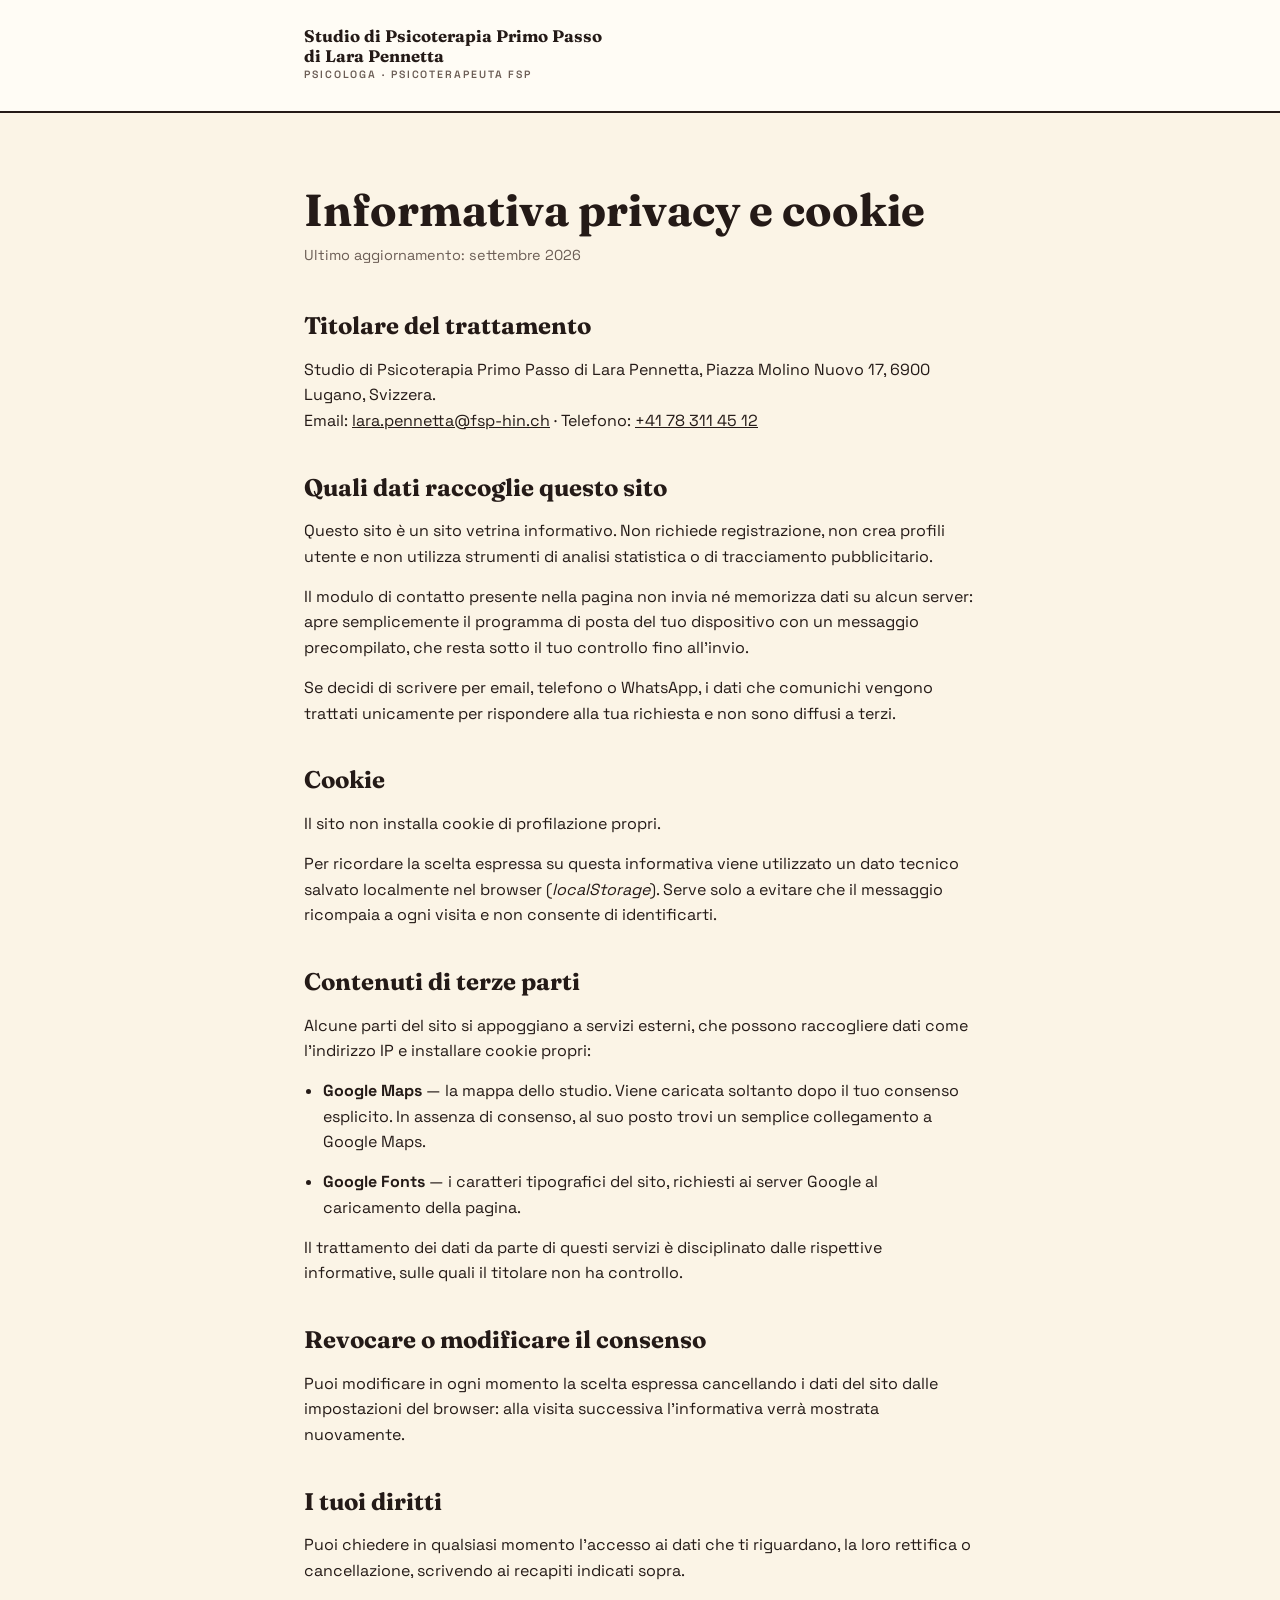
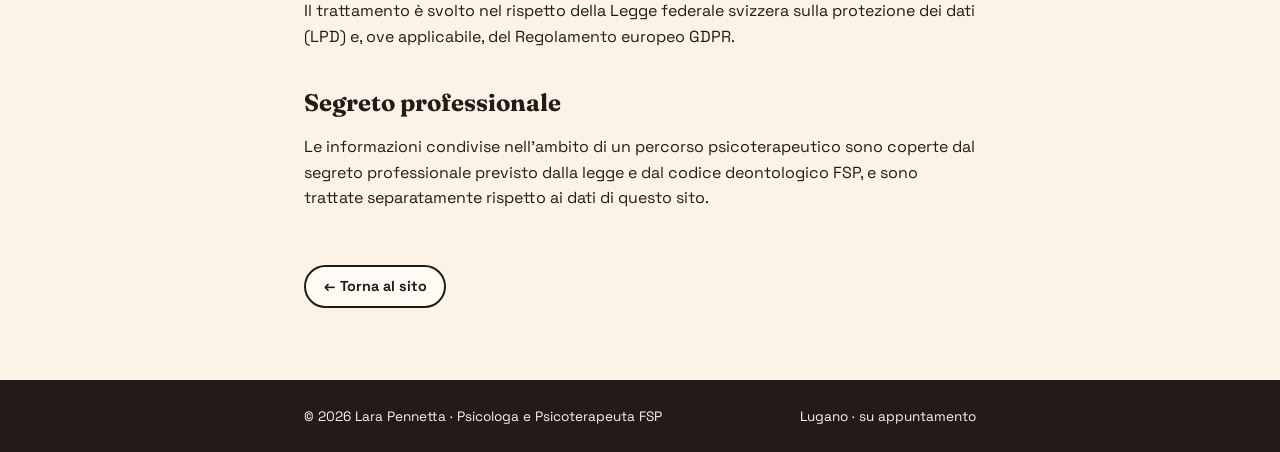
<file: privacy.html>
<!DOCTYPE html>
<html lang="it">
<head>
<meta charset="UTF-8">
<meta name="viewport" content="width=device-width, initial-scale=1">
<title>Informativa privacy e cookie — Studio di Psicoterapia Primo Passo</title>
<meta name="description" content="Informativa sulla protezione dei dati e sull'uso dei cookie del sito dello Studio di Psicoterapia Primo Passo di Lara Pennetta.">
<link rel="canonical" href="https://www.larapennetta.ch/privacy.html">
<meta name="robots" content="index, follow">
<link rel="preconnect" href="https://fonts.googleapis.com">
<link rel="preconnect" href="https://fonts.gstatic.com" crossorigin>
<link href="https://fonts.googleapis.com/css2?family=Fraunces:ital,opsz,wght@0,9..144,400;0,9..144,600;0,9..144,700&family=Space+Grotesk:wght@400;500;600;700&display=swap" rel="stylesheet">
<style>
:root{
  --burro:#F7E7A8; --pesca:#F6C9A8; --corallo:#F2A097; --corallo-scuro:#E07A6E;
  --crema:#FBF4E6; --carta:#FFFCF5; --inchiostro:#241A17; --grigio:#6B5D55;
  --display:'Fraunces',Georgia,serif; --body:'Space Grotesk',system-ui,sans-serif;
  --gutter:clamp(1.25rem,5vw,5rem);
}
*{box-sizing:border-box;margin:0;padding:0}
body{font-family:var(--body);color:var(--inchiostro);background:var(--crema);line-height:1.6}
a{color:inherit}
.wrap{max-width:800px;margin:0 auto;padding-inline:var(--gutter)}
header{border-bottom:2px solid var(--inchiostro);padding-block:1.6rem;background:var(--carta)}
.brand{font-family:var(--display);font-size:1.05rem;font-weight:700;line-height:1.2;text-decoration:none;display:inline-block}
.brand span{display:block;font-family:var(--body);font-size:.66rem;font-weight:600;letter-spacing:.18em;text-transform:uppercase;color:var(--grigio);margin-top:.2rem}
main{padding-block:clamp(2.5rem,6vw,4.5rem)}
h1{font-family:var(--display);font-size:clamp(1.9rem,4.5vw,2.8rem);line-height:1.1;margin-bottom:.6rem}
.updated{color:var(--grigio);font-size:.9rem;margin-bottom:2.5rem}
h2{font-family:var(--display);font-size:clamp(1.2rem,2.5vw,1.5rem);margin:2.2rem 0 .7rem}
p,li{margin-bottom:.9rem}
ul{padding-left:1.2rem}
.back{display:inline-flex;align-items:center;gap:.5rem;margin-top:2.5rem;font-weight:700;font-size:.9rem;border:2px solid var(--inchiostro);padding:.5rem 1.1rem;border-radius:999px;background:var(--carta);text-decoration:none;transition:background .2s}
.back:hover{background:var(--corallo)}
footer{border-top:2px solid var(--inchiostro);background:var(--inchiostro);color:var(--crema);padding-block:1.5rem;font-size:.85rem}
footer .wrap{display:flex;justify-content:space-between;gap:1rem;flex-wrap:wrap}
</style>
</head>
<body>
<header>
  <div class="wrap">
    <a href="index.html" class="brand">Studio di Psicoterapia Primo Passo<br>di Lara Pennetta<span>Psicologa · Psicoterapeuta FSP</span></a>
  </div>
</header>
<main>
  <div class="wrap">
    <h1>Informativa privacy e cookie</h1>
    <p class="updated">Ultimo aggiornamento: settembre 2026</p>

    <h2>Titolare del trattamento</h2>
    <p>Studio di Psicoterapia Primo Passo di Lara Pennetta, Piazza Molino Nuovo 17, 6900 Lugano, Svizzera.<br>
    Email: <a href="mailto:lara.pennetta@fsp-hin.ch">lara.pennetta@fsp-hin.ch</a> · Telefono: <a href="tel:+41783114512">+41 78 311 45 12</a></p>

    <h2>Quali dati raccoglie questo sito</h2>
    <p>Questo sito è un sito vetrina informativo. Non richiede registrazione, non crea profili utente e non utilizza strumenti di analisi statistica o di tracciamento pubblicitario.</p>
    <p>Il modulo di contatto presente nella pagina non invia né memorizza dati su alcun server: apre semplicemente il programma di posta del tuo dispositivo con un messaggio precompilato, che resta sotto il tuo controllo fino all'invio.</p>
    <p>Se decidi di scrivere per email, telefono o WhatsApp, i dati che comunichi vengono trattati unicamente per rispondere alla tua richiesta e non sono diffusi a terzi.</p>

    <h2>Cookie</h2>
    <p>Il sito non installa cookie di profilazione propri.</p>
    <p>Per ricordare la scelta espressa su questa informativa viene utilizzato un dato tecnico salvato localmente nel browser (<em>localStorage</em>). Serve solo a evitare che il messaggio ricompaia a ogni visita e non consente di identificarti.</p>

    <h2>Contenuti di terze parti</h2>
    <p>Alcune parti del sito si appoggiano a servizi esterni, che possono raccogliere dati come l'indirizzo IP e installare cookie propri:</p>
    <ul>
      <li><strong>Google Maps</strong> — la mappa dello studio. Viene caricata soltanto dopo il tuo consenso esplicito. In assenza di consenso, al suo posto trovi un semplice collegamento a Google Maps.</li>
      <li><strong>Google Fonts</strong> — i caratteri tipografici del sito, richiesti ai server Google al caricamento della pagina.</li>
    </ul>
    <p>Il trattamento dei dati da parte di questi servizi è disciplinato dalle rispettive informative, sulle quali il titolare non ha controllo.</p>

    <h2>Revocare o modificare il consenso</h2>
    <p>Puoi modificare in ogni momento la scelta espressa cancellando i dati del sito dalle impostazioni del browser: alla visita successiva l'informativa verrà mostrata nuovamente.</p>

    <h2>I tuoi diritti</h2>
    <p>Puoi chiedere in qualsiasi momento l'accesso ai dati che ti riguardano, la loro rettifica o cancellazione, scrivendo ai recapiti indicati sopra.</p>
    <p>Il trattamento è svolto nel rispetto della Legge federale svizzera sulla protezione dei dati (LPD) e, ove applicabile, del Regolamento europeo GDPR.</p>

    <h2>Segreto professionale</h2>
    <p>Le informazioni condivise nell'ambito di un percorso psicoterapeutico sono coperte dal segreto professionale previsto dalla legge e dal codice deontologico FSP, e sono trattate separatamente rispetto ai dati di questo sito.</p>

    <a class="back" href="index.html">← Torna al sito</a>
  </div>
</main>
<footer>
  <div class="wrap">
    <span>© 2026 Lara Pennetta · Psicologa e Psicoterapeuta FSP</span>
    <span>Lugano · su appuntamento</span>
  </div>
</footer>
</body>
</html>
</file>
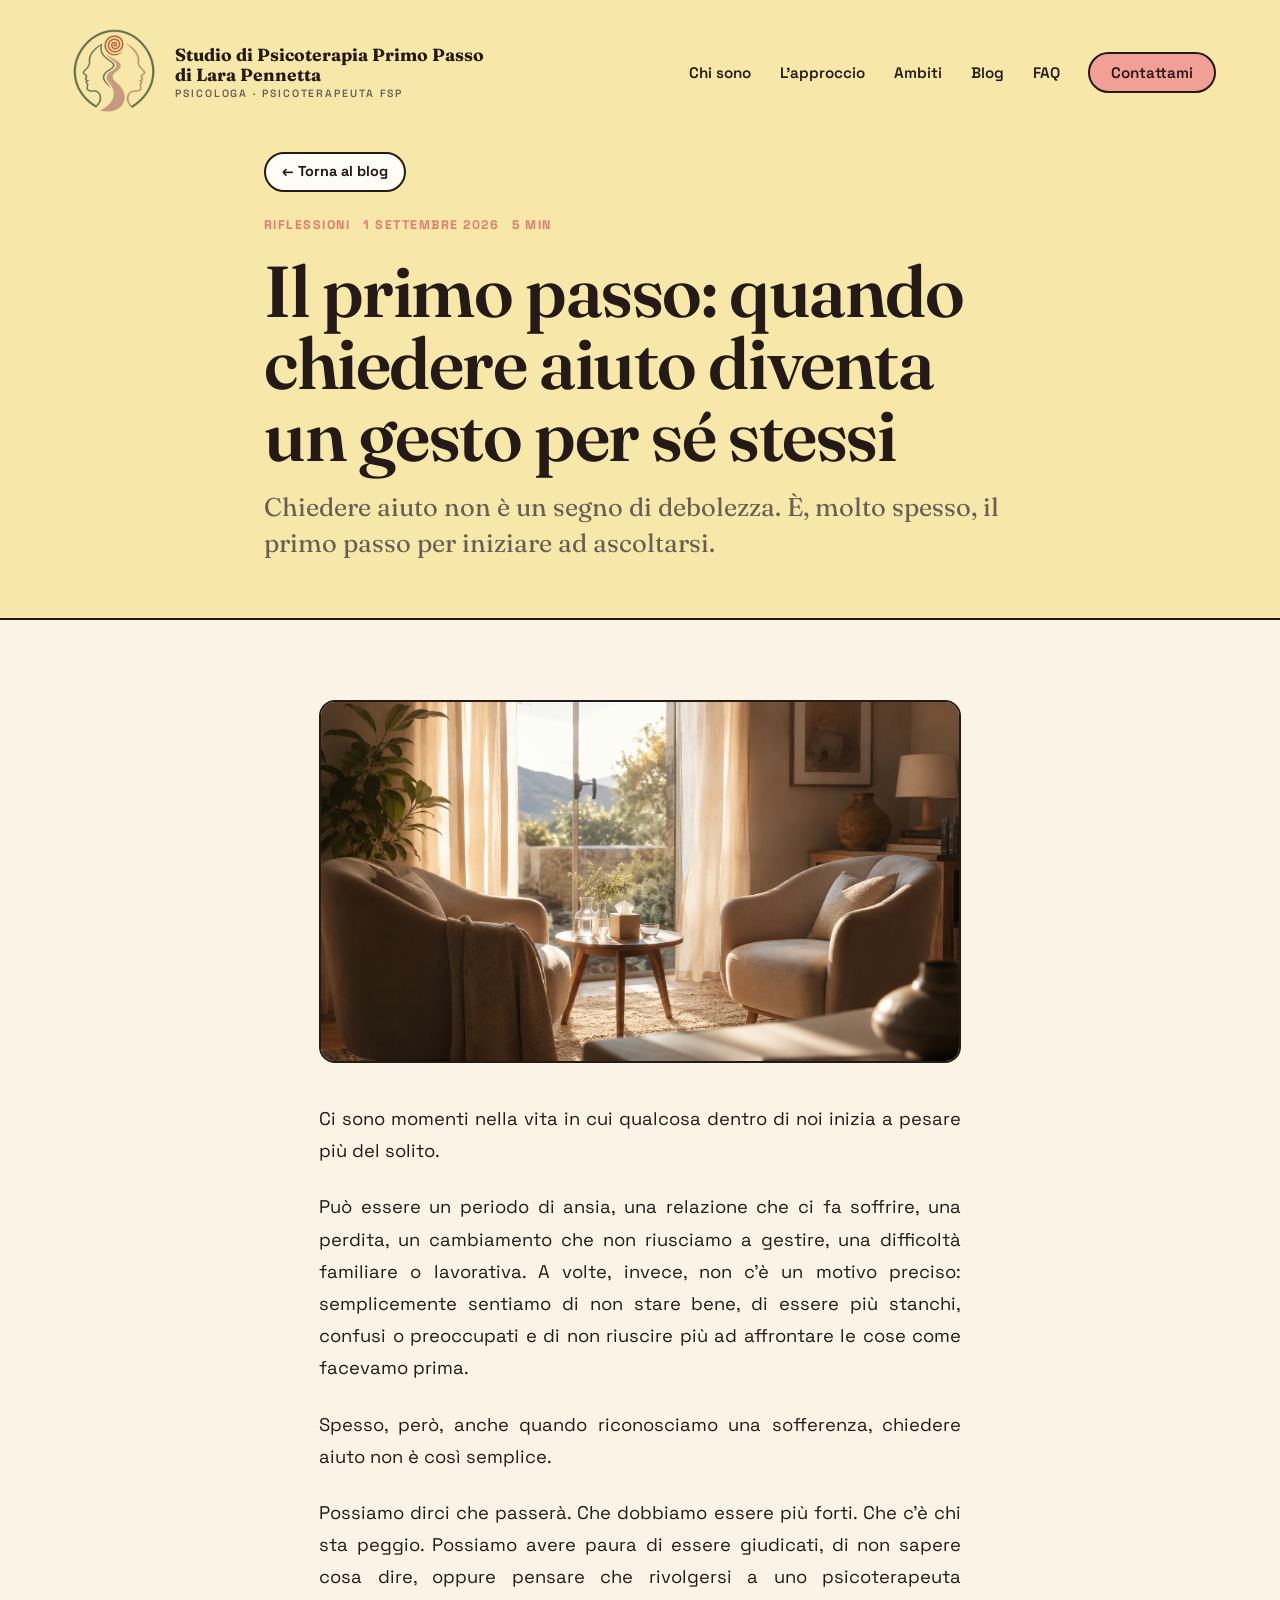
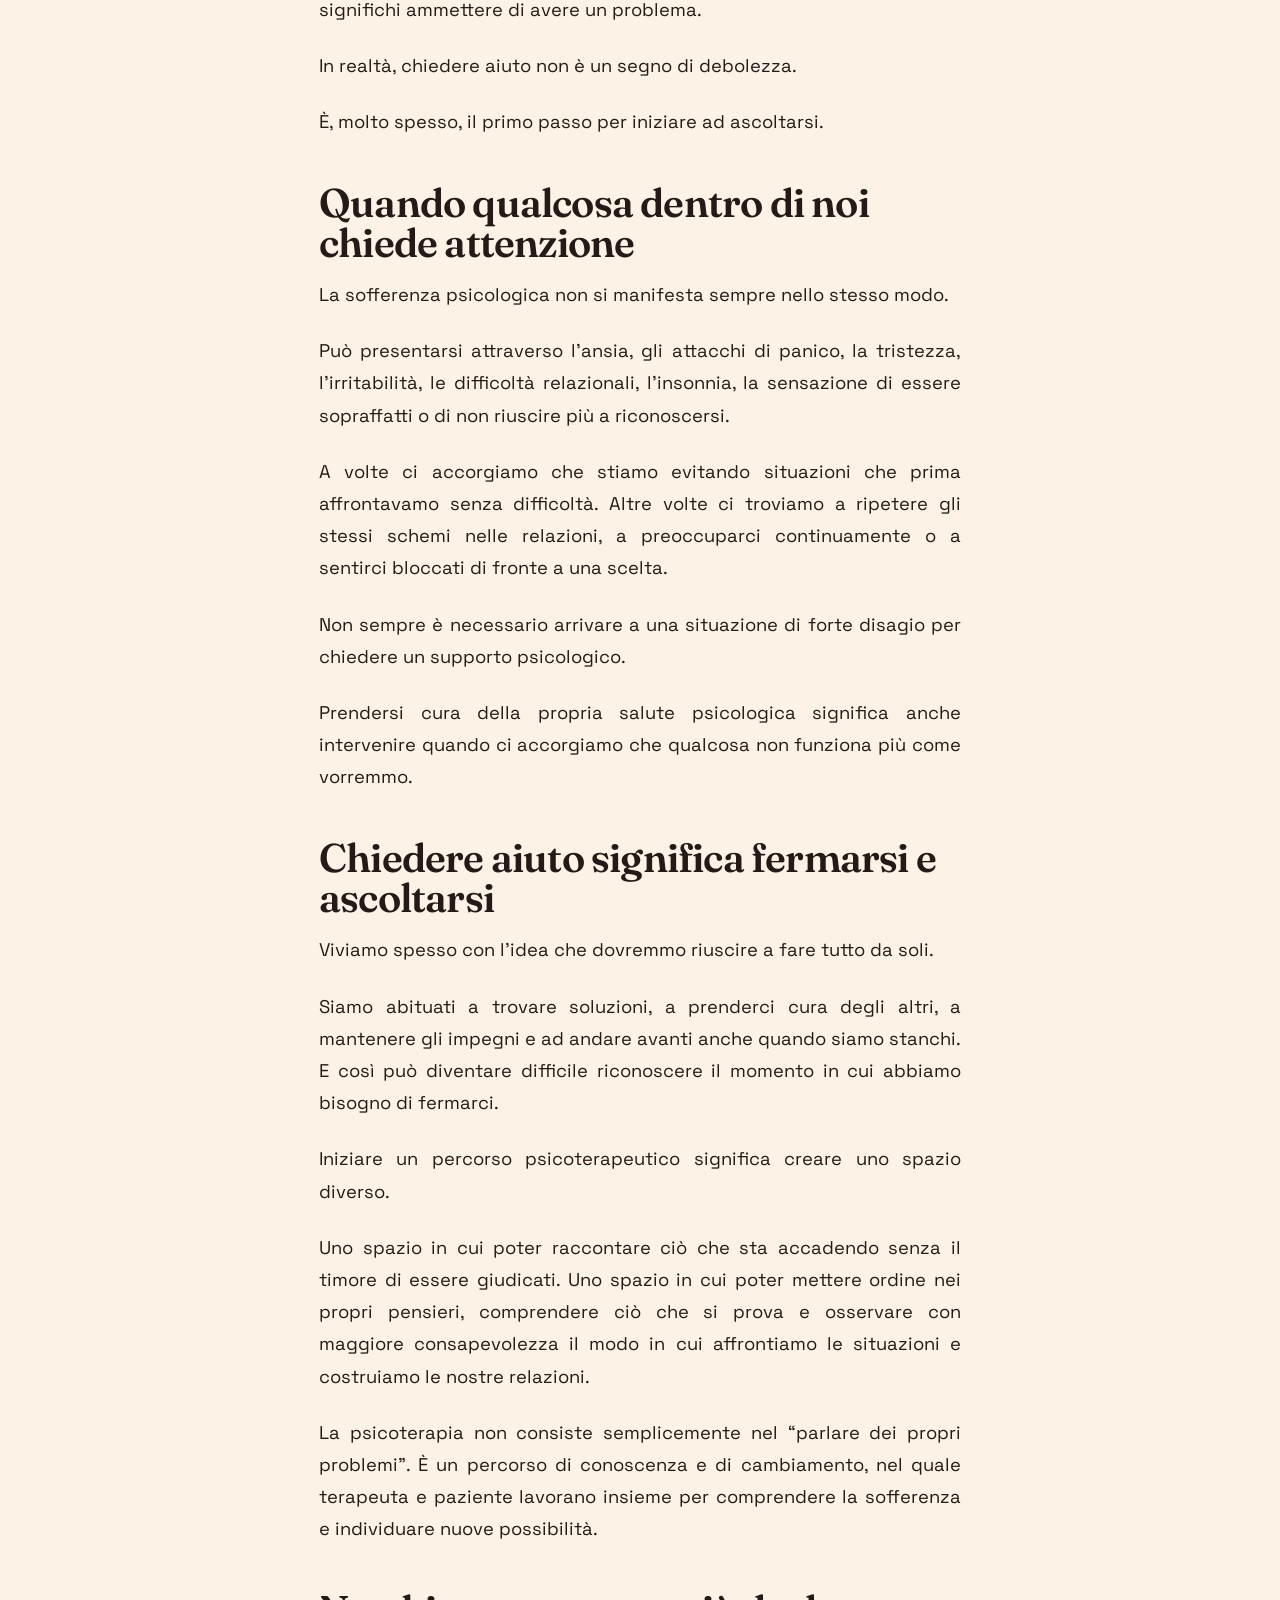
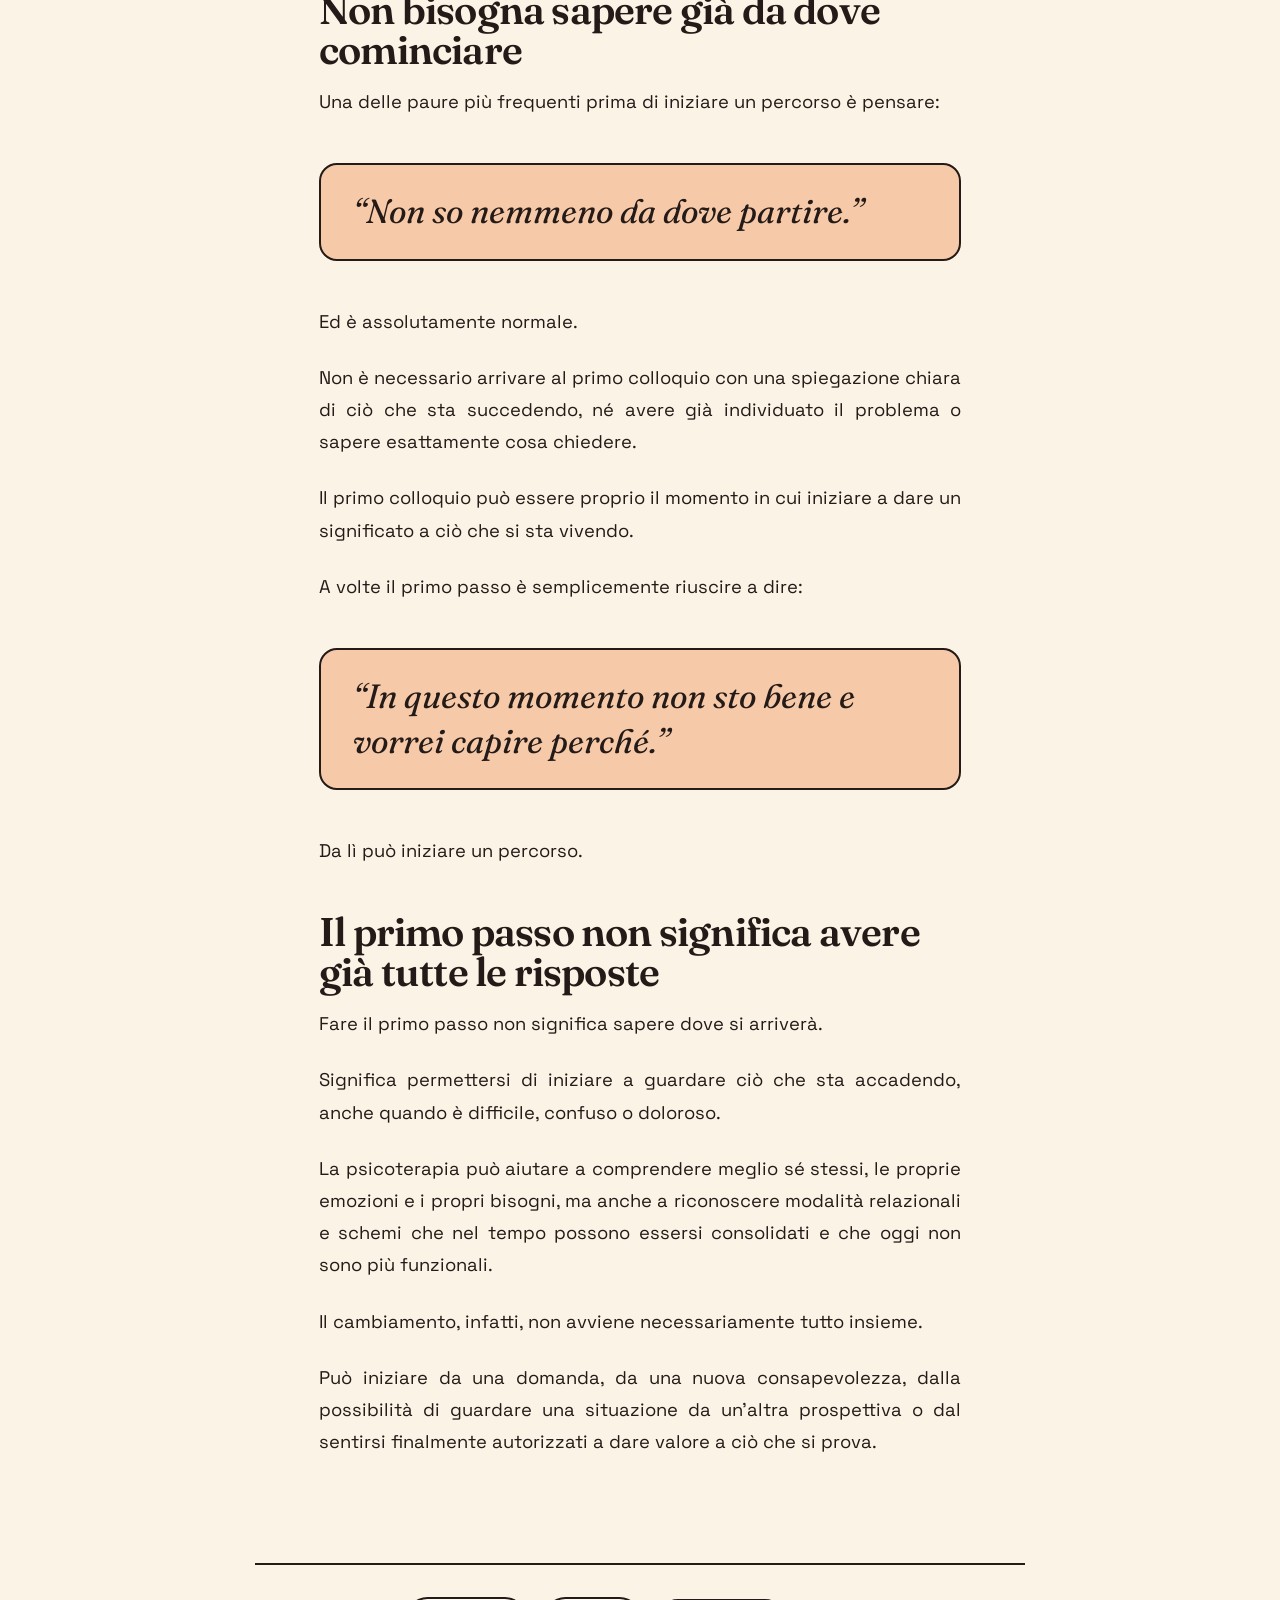
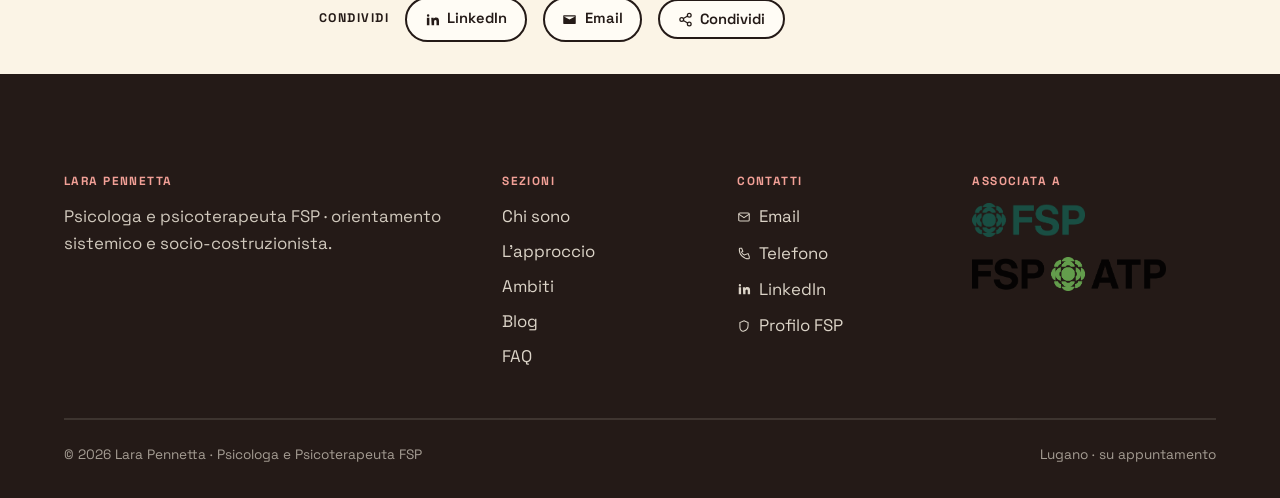
<file: blog/chiedere-aiuto-primo-passo.html>
<!DOCTYPE html>
<html lang="it">
<head>
<meta charset="UTF-8">
<meta name="viewport" content="width=device-width, initial-scale=1">
<title>Il primo passo: quando chiedere aiuto diventa un gesto per sé stessi — Lara Pennetta</title>
<meta name="description" content="Chiedere aiuto non è un segno di debolezza, ma spesso il primo passo per iniziare ad ascoltarsi. Una riflessione su quando e perché rivolgersi a uno psicoterapeuta.">
<link rel="canonical" href="https://www.larapennetta.ch/blog/chiedere-aiuto-primo-passo.html">
<meta name="robots" content="index, follow">
<meta property="og:type" content="article">
<meta property="og:locale" content="it_IT">
<meta property="og:site_name" content="Studio di Psicoterapia Primo Passo di Lara Pennetta">
<meta property="og:title" content="Il primo passo: quando chiedere aiuto diventa un gesto per sé stessi — Lara Pennetta">
<meta property="og:description" content="Chiedere aiuto non è un segno di debolezza, ma spesso il primo passo per iniziare ad ascoltarsi. Una riflessione su quando e perché rivolgersi a uno psicoterapeuta.">
<meta property="og:url" content="https://www.larapennetta.ch/blog/chiedere-aiuto-primo-passo.html">
<meta property="og:image" content="https://www.larapennetta.ch/img/primo-passo-cover.jpg">
<link rel="stylesheet" href="../css/blog-shared.css">
<style>
  .article-hero{background:var(--burro)}
  .article-cover{width:100%;height:auto;border-radius:16px;border:2px solid var(--inchiostro);margin:0 0 2.5rem;display:block}
</style>
<script type="application/ld+json">
{
  "@context": "https://schema.org",
  "@type": "Article",
  "headline": "Il primo passo: quando chiedere aiuto diventa un gesto per sé stessi — Lara Pennetta",
  "description": "Chiedere aiuto non è un segno di debolezza, ma spesso il primo passo per iniziare ad ascoltarsi. Una riflessione su quando e perché rivolgersi a uno psicoterapeuta.",
  "url": "https://www.larapennetta.ch/blog/chiedere-aiuto-primo-passo.html",
  "inLanguage": "it",
  "author": {"@type": "Person", "name": "Lara Pennetta"},
  "publisher": {
    "@type": "Organization",
    "name": "Studio di Psicoterapia Primo Passo di Lara Pennetta",
    "logo": {"@type": "ImageObject", "url": "https://www.larapennetta.ch/img/logo_studio.png"}
  }
}
</script>
</head>
<body>
<header class="site-header" id="header">
  <nav class="nav wrap" aria-label="Navigazione principale">
    <a href="../index.html" class="brand"><img class="brand-logo" src="[data-uri]" alt="Logo Studio di Psicoterapia Primo Passo"><span class="brand-txt"><span class="bn bn-full">Studio di Psicoterapia Primo Passo</span><span class="bn bn-short">Studio Primo Passo</span><br>di Lara Pennetta<span>Psicologa · Psicoterapeuta FSP</span></span></a>
    <button class="nav-toggle" aria-expanded="false" aria-controls="menu" aria-label="Apri menu"><span class="nav-toggle-txt">Menu</span><span class="ham"><span></span><span></span><span></span></span></button>
    <ul class="nav-links" id="menu">
      <li><a href="../index.html#chi-sono">Chi sono</a></li>
      <li><a href="../index.html#approccio">L'approccio</a></li>
      <li><a href="../index.html#ambiti">Ambiti</a></li>
      <li><a href="../index.html#blog">Blog</a></li>
      <li><a href="../index.html#faq">FAQ</a></li>
      <li><a href="../index.html#contatti" class="nav-cta">Contattami</a></li>
    </ul>
  </nav>
</header>
<main>
  <article>
    <header class="article-hero">
      <div class="wrap" style="max-width:880px">
        <a href="../index.html#blog" class="back-link">← Torna al blog</a>
        <p class="meta"><span>Riflessioni</span><span>1 settembre 2026</span><span>5 min</span></p>
        <h1>Il primo passo: quando chiedere aiuto diventa un gesto per sé stessi</h1>
        <p class="standfirst">Chiedere aiuto non è un segno di debolezza. È, molto spesso, il primo passo per iniziare ad ascoltarsi.</p>
      </div>
    </header>
    <div class="article-body">
      <img class="article-cover" src="../img/primo-passo-cover.jpg" alt="Una persona sale i gradini verso la luce del tramonto" loading="lazy">
      <p>Ci sono momenti nella vita in cui qualcosa dentro di noi inizia a pesare più del solito.</p>
      <p>Può essere un periodo di ansia, una relazione che ci fa soffrire, una perdita, un cambiamento che non riusciamo a gestire, una difficoltà familiare o lavorativa. A volte, invece, non c'è un motivo preciso: semplicemente sentiamo di non stare bene, di essere più stanchi, confusi o preoccupati e di non riuscire più ad affrontare le cose come facevamo prima.</p>
      <p>Spesso, però, anche quando riconosciamo una sofferenza, chiedere aiuto non è così semplice.</p>
      <p>Possiamo dirci che passerà. Che dobbiamo essere più forti. Che c'è chi sta peggio. Possiamo avere paura di essere giudicati, di non sapere cosa dire, oppure pensare che rivolgersi a uno psicoterapeuta significhi ammettere di avere un problema.</p>
      <p>In realtà, chiedere aiuto non è un segno di debolezza.</p>
      <p>È, molto spesso, il primo passo per iniziare ad ascoltarsi.</p>

      <h2>Quando qualcosa dentro di noi chiede attenzione</h2>
      <p>La sofferenza psicologica non si manifesta sempre nello stesso modo.</p>
      <p>Può presentarsi attraverso l'ansia, gli attacchi di panico, la tristezza, l'irritabilità, le difficoltà relazionali, l'insonnia, la sensazione di essere sopraffatti o di non riuscire più a riconoscersi.</p>
      <p>A volte ci accorgiamo che stiamo evitando situazioni che prima affrontavamo senza difficoltà. Altre volte ci troviamo a ripetere gli stessi schemi nelle relazioni, a preoccuparci continuamente o a sentirci bloccati di fronte a una scelta.</p>
      <p>Non sempre è necessario arrivare a una situazione di forte disagio per chiedere un supporto psicologico.</p>
      <p>Prendersi cura della propria salute psicologica significa anche intervenire quando ci accorgiamo che qualcosa non funziona più come vorremmo.</p>

      <h2>Chiedere aiuto significa fermarsi e ascoltarsi</h2>
      <p>Viviamo spesso con l'idea che dovremmo riuscire a fare tutto da soli.</p>
      <p>Siamo abituati a trovare soluzioni, a prenderci cura degli altri, a mantenere gli impegni e ad andare avanti anche quando siamo stanchi. E così può diventare difficile riconoscere il momento in cui abbiamo bisogno di fermarci.</p>
      <p>Iniziare un percorso psicoterapeutico significa creare uno spazio diverso.</p>
      <p>Uno spazio in cui poter raccontare ciò che sta accadendo senza il timore di essere giudicati. Uno spazio in cui poter mettere ordine nei propri pensieri, comprendere ciò che si prova e osservare con maggiore consapevolezza il modo in cui affrontiamo le situazioni e costruiamo le nostre relazioni.</p>
      <p>La psicoterapia non consiste semplicemente nel &ldquo;parlare dei propri problemi&rdquo;. È un percorso di conoscenza e di cambiamento, nel quale terapeuta e paziente lavorano insieme per comprendere la sofferenza e individuare nuove possibilità.</p>

      <h2>Non bisogna sapere già da dove cominciare</h2>
      <p>Una delle paure più frequenti prima di iniziare un percorso è pensare:</p>
      <blockquote>&ldquo;Non so nemmeno da dove partire.&rdquo;</blockquote>
      <p>Ed è assolutamente normale.</p>
      <p>Non è necessario arrivare al primo colloquio con una spiegazione chiara di ciò che sta succedendo, né avere già individuato il problema o sapere esattamente cosa chiedere.</p>
      <p>Il primo colloquio può essere proprio il momento in cui iniziare a dare un significato a ciò che si sta vivendo.</p>
      <p>A volte il primo passo è semplicemente riuscire a dire:</p>
      <blockquote>&ldquo;In questo momento non sto bene e vorrei capire perché.&rdquo;</blockquote>
      <p>Da lì può iniziare un percorso.</p>

      <h2>Il primo passo non significa avere già tutte le risposte</h2>
      <p>Fare il primo passo non significa sapere dove si arriverà.</p>
      <p>Significa permettersi di iniziare a guardare ciò che sta accadendo, anche quando è difficile, confuso o doloroso.</p>
      <p>La psicoterapia può aiutare a comprendere meglio sé stessi, le proprie emozioni e i propri bisogni, ma anche a riconoscere modalità relazionali e schemi che nel tempo possono essersi consolidati e che oggi non sono più funzionali.</p>
      <p>Il cambiamento, infatti, non avviene necessariamente tutto insieme.</p>
      <p>Può iniziare da una domanda, da una nuova consapevolezza, dalla possibilità di guardare una situazione da un'altra prospettiva o dal sentirsi finalmente autorizzati a dare valore a ciò che si prova.</p>
    </div>
    <div class="article-share">
      <span class="lbl">Condividi</span>
      <a href="https://www.linkedin.com/sharing/share-offsite/?url=https%3A%2F%2Fwww.larapennetta.ch%2Fblog%2Fchiedere-aiuto-primo-passo.html" target="_blank" rel="noopener"><svg viewBox="0 0 24 24" aria-hidden="true"><path d="M4.98 3.5a2 2 0 1 1 0 4 2 2 0 0 1 0-4zM3 9h4v12H3zM10 9h3.8v1.7h.05c.53-.95 1.83-1.95 3.77-1.95 4.03 0 4.78 2.5 4.78 5.75V21h-4v-5.3c0-1.26-.02-2.9-1.77-2.9-1.77 0-2.04 1.38-2.04 2.8V21h-4z"/></svg>LinkedIn</a>
      <a href="mailto:?subject=Il%20primo%20passo%3A%20quando%20chiedere%20aiuto%20diventa%20un%20gesto%20per%20s%C3%A9%20stessi%20%E2%80%94%20Lara%20Pennetta&body=Ho%20trovato%20questo%20articolo%20interessante%3A%20https%3A//www.larapennetta.ch/blog/chiedere-aiuto-primo-passo.html" target="_blank" rel="noopener"><svg viewBox="0 0 24 24" aria-hidden="true"><path d="M3 5h18a1 1 0 0 1 1 1v12a1 1 0 0 1-1 1H3a1 1 0 0 1-1-1V6a1 1 0 0 1 1-1zm9 7l9-5H3z"/></svg>Email</a>
      <button class="share-btn" type="button" data-share-title="Il primo passo: quando chiedere aiuto diventa un gesto per sé stessi" data-share-url="https://www.larapennetta.ch/blog/chiedere-aiuto-primo-passo.html"><svg viewBox="0 0 24 24" aria-hidden="true"><circle cx="18" cy="5" r="3"/><circle cx="6" cy="12" r="3"/><circle cx="18" cy="19" r="3"/><path d="M8.6 13.5l6.8 4M15.4 6.5l-6.8 4"/></svg><span class="txt">Condividi</span></button>
    </div>
  </article>
</main>
<footer class="site-footer">
  <div class="wrap">
    <div class="footer-cols">
      <div><p class="label">Lara Pennetta</p><p style="opacity:.8">Psicologa e psicoterapeuta FSP · orientamento sistemico e socio-costruzionista.</p></div>
      <div><p class="label">Sezioni</p><ul><li><a href="../index.html#chi-sono">Chi sono</a></li><li><a href="../index.html#approccio">L'approccio</a></li><li><a href="../index.html#ambiti">Ambiti</a></li><li><a href="../index.html#blog">Blog</a></li><li><a href="../index.html#faq">FAQ</a></li></ul></div>
      <div><p class="label">Contatti</p><ul>
        <li><a href="mailto:lara.pennetta@fsp-hin.ch"><svg viewBox="0 0 24 24"><rect x="3" y="5" width="18" height="14" rx="2"/><path d="M3 7l9 6 9-6"/></svg>Email</a></li>
        <li><a href="tel:+41783114512"><svg viewBox="0 0 24 24"><path d="M5 4h3l2 5-2.5 1.5a11 11 0 0 0 5 5L19 13l2 5v3a1 1 0 0 1-1 1A16 16 0 0 1 4 5a1 1 0 0 1 1-1z"/></svg>Telefono</a></li>
        <li><a href="https://www.linkedin.com/in/lara-pennetta-02371a354/" target="_blank" rel="noopener"><svg class="fill" viewBox="0 0 24 24"><path d="M4.98 3.5a2 2 0 1 1 0 4 2 2 0 0 1 0-4zM3 9h4v12H3zM10 9h3.8v1.7h.05c.53-.95 1.83-1.95 3.77-1.95 4.03 0 4.78 2.5 4.78 5.75V21h-4v-5.3c0-1.26-.02-2.9-1.77-2.9-1.77 0-2.04 1.38-2.04 2.8V21h-4z"/></svg>LinkedIn</a></li>
        <li><a href="https://www.psychologie.ch/it/psyfinder/lara-pennetta" target="_blank" rel="noopener"><svg viewBox="0 0 24 24"><path d="M12 3l7 3v5c0 4.4-3 8.3-7 9.5C8 22.3 5 18.4 5 14V6z"/></svg>Profilo FSP</a></li>
      </ul></div>
    
      <div class="footer-assoc-col"><p class="label">Associata a</p><div class="logos"><a class="l-fsp" href="https://www.psychologie.ch" target="_blank" rel="noopener" aria-label="FSP — Federazione Svizzera delle Psicologhe e degli Psicologi"><img src="../img/logo_fsp.png" alt="Logo FSP"></a>
      <a class="l-fsp" href="https://atp.psychologie.ch" target="_blank" rel="noopener" aria-label="ATP — Associazione Ticinese degli Psicologi"><img src="../img/logo_fsp_atp.png" alt="Logo ATP-FSP"></a></div></div>
    </div>
    
    <div class="footer-bottom"><span>© 2026 Lara Pennetta · Psicologa e Psicoterapeuta FSP</span><span>Lugano · su appuntamento</span></div>
  </div>
</footer>
<script>
const header=document.getElementById('header');
addEventListener('scroll',()=>header.classList.toggle('scrolled',scrollY>40),{passive:true});
const t=document.querySelector('.nav-toggle'),l=document.getElementById('menu');
const ov=document.createElement('div');ov.className='nav-overlay';document.body.appendChild(ov);
const navParent=l.parentNode;
const tTxt=t.querySelector('.nav-toggle-txt');
function closeMenu(){l.classList.remove('open');ov.classList.remove('show');t.classList.remove('is-open');t.setAttribute('aria-expanded','false');if(tTxt)tTxt.textContent='Menu';if(l.parentNode!==navParent)navParent.appendChild(l);}
function openMenu(){document.body.appendChild(l);l.classList.add('open');ov.classList.add('show');t.classList.add('is-open');t.setAttribute('aria-expanded','true');if(tTxt)tTxt.textContent='Chiudi';}
t.addEventListener('click',()=>{l.classList.contains('open')?closeMenu():openMenu();});
ov.addEventListener('click',closeMenu);
document.addEventListener('keydown',e=>{if(e.key==='Escape'&&l.classList.contains('open'))closeMenu();});
l.querySelectorAll('a').forEach(a=>a.addEventListener('click',closeMenu));

// share nativo
document.querySelectorAll('.share-btn').forEach(btn=>{
  btn.addEventListener('click', async ()=>{
    const url=btn.dataset.shareUrl||location.href;
    const title=btn.dataset.shareTitle||document.title;
    if(navigator.share){
      try{ await navigator.share({title:title,url:url}); }catch(e){}
    } else {
      try{
        await navigator.clipboard.writeText(url);
        const t=btn.querySelector('.txt'); if(!t) return;
        const old=t.textContent; t.textContent='Link copiato'; btn.classList.add('copied');
        setTimeout(()=>{t.textContent=old; btn.classList.remove('copied');},1800);
      }catch(e){}
    }
  });
});
</script>
</body>
</html>
</file>
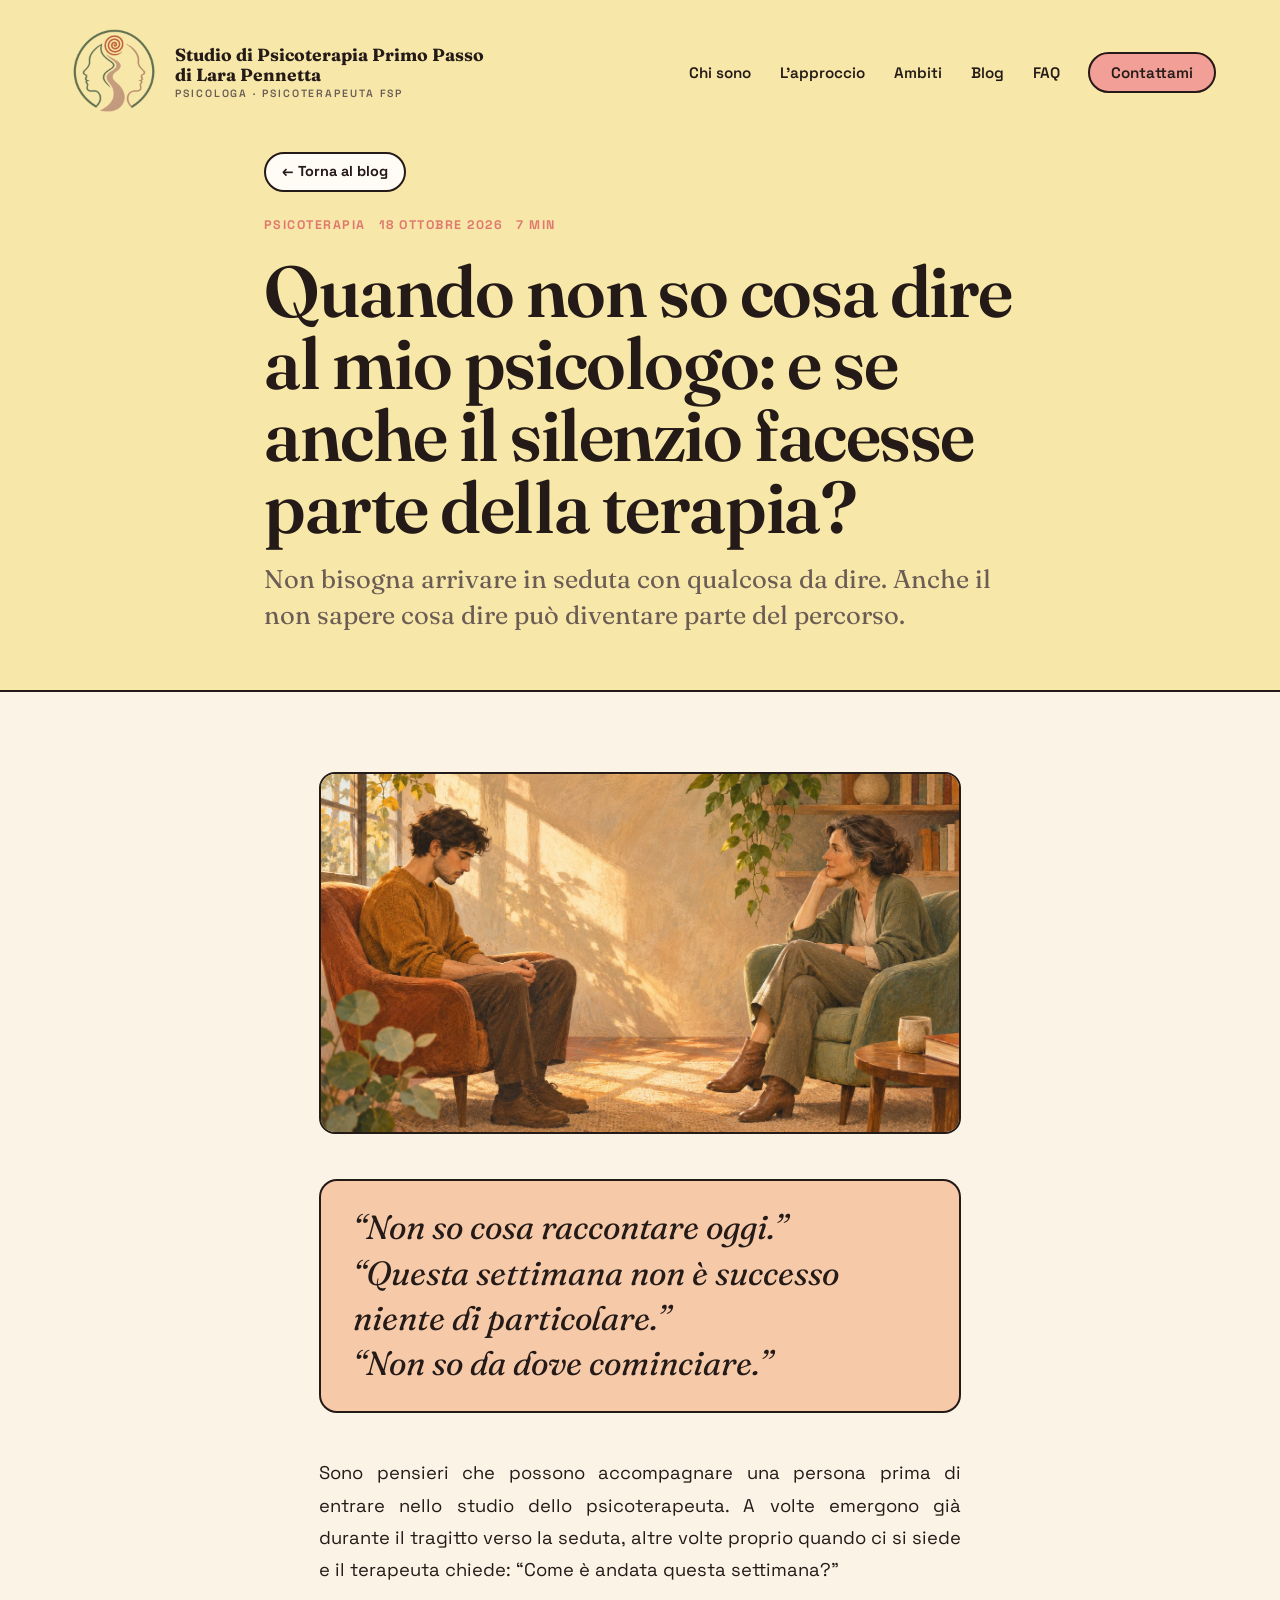
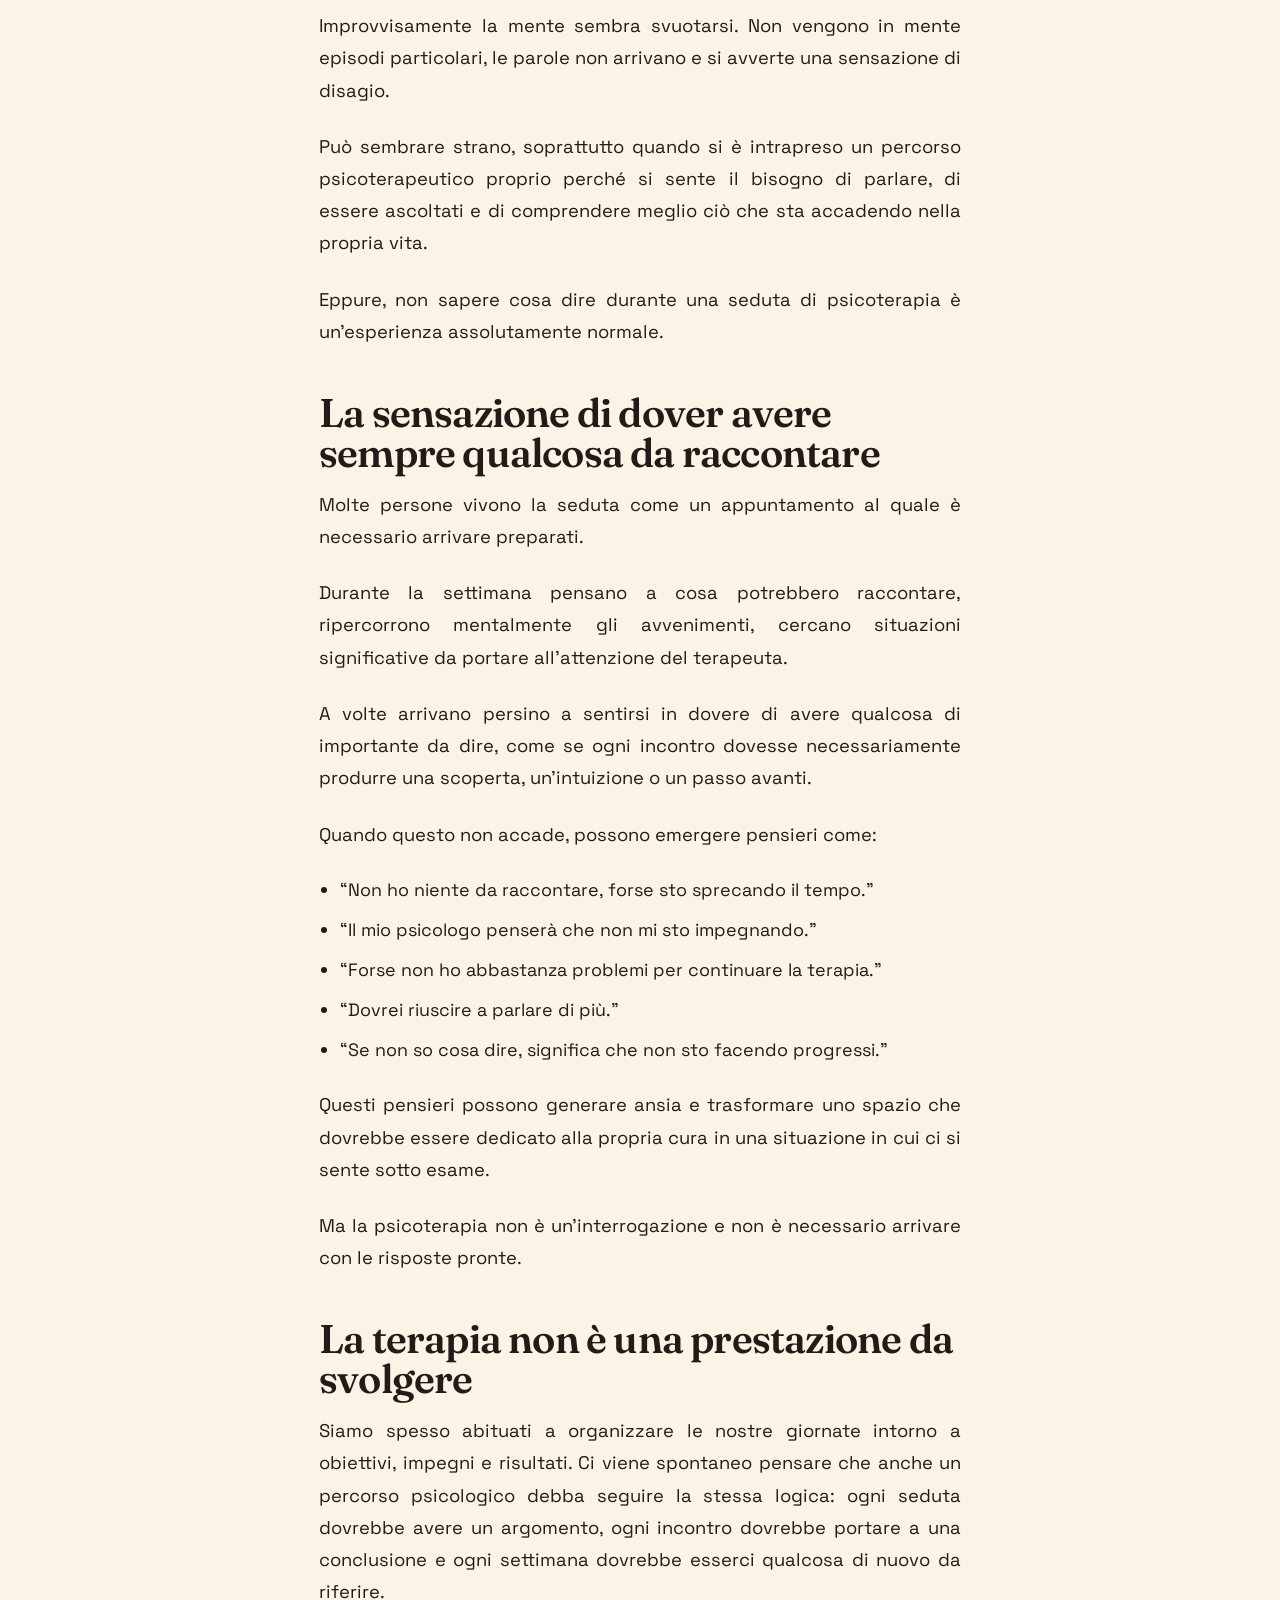
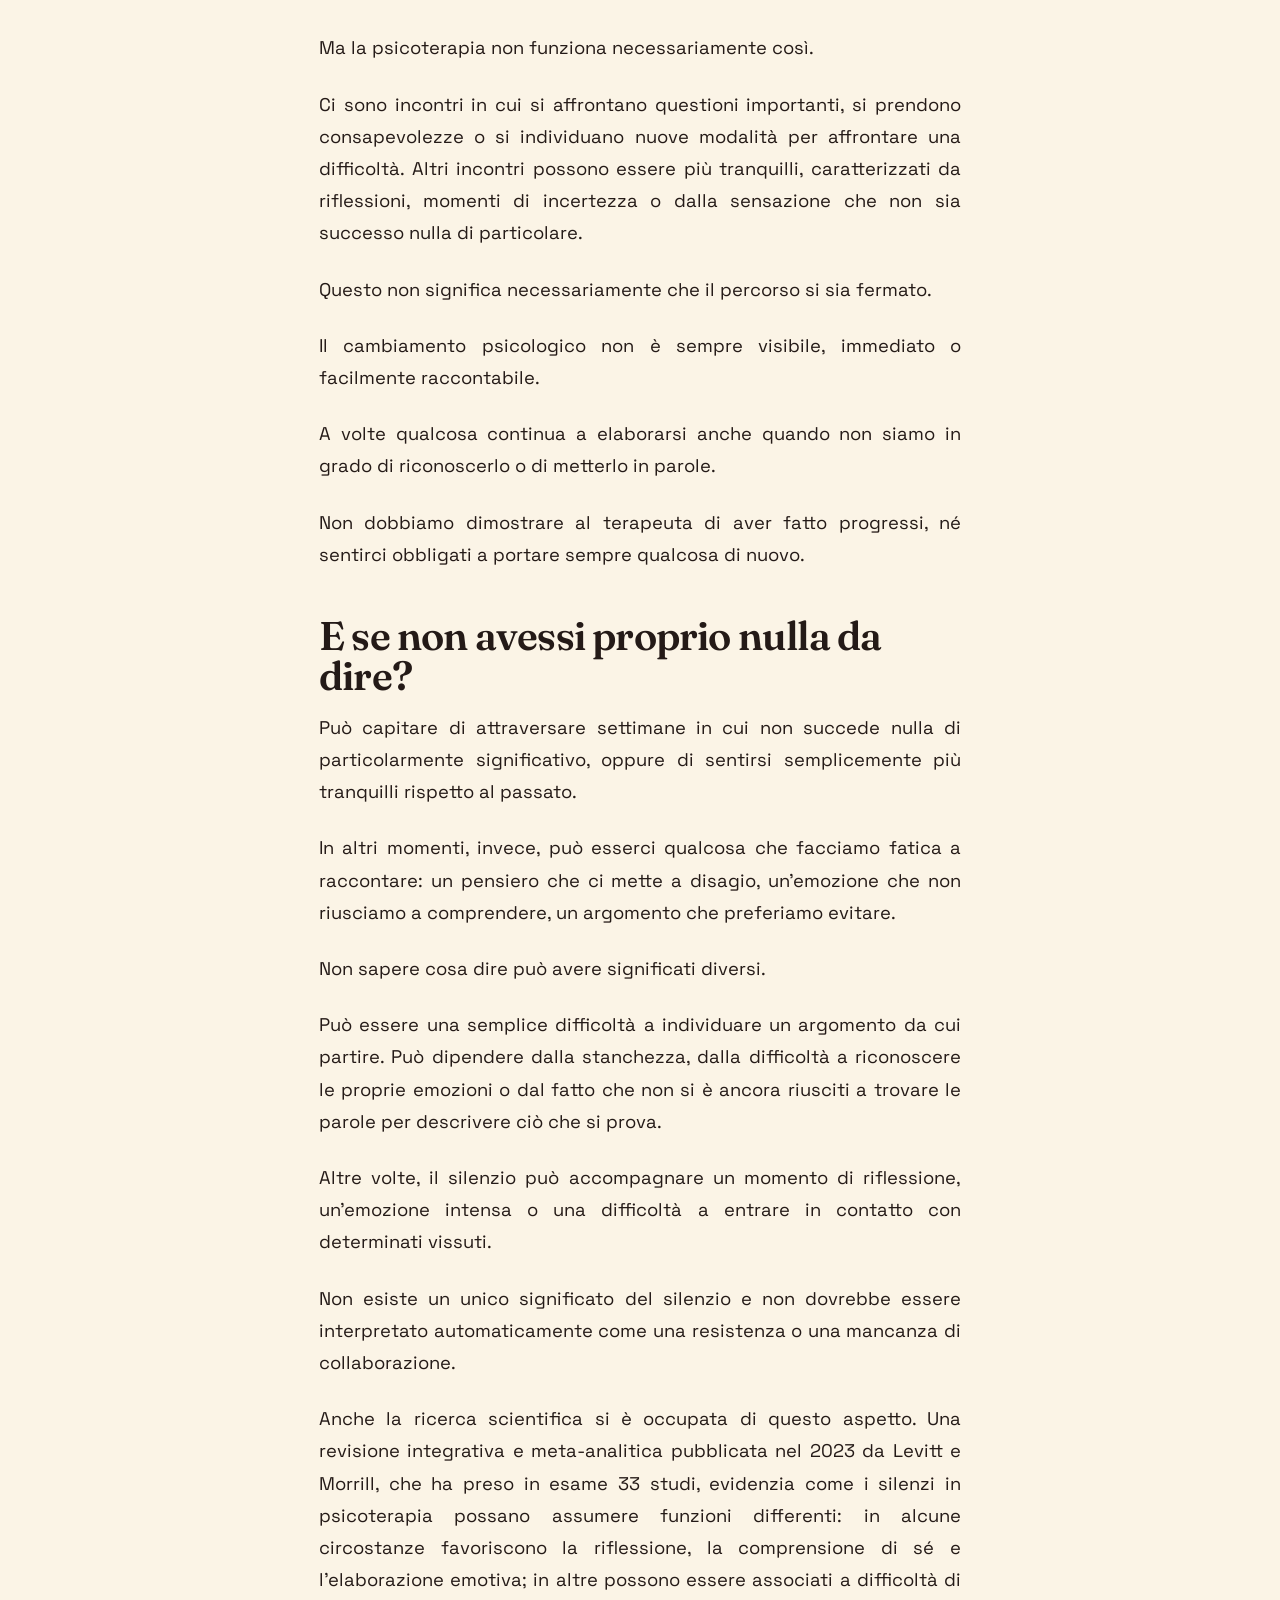
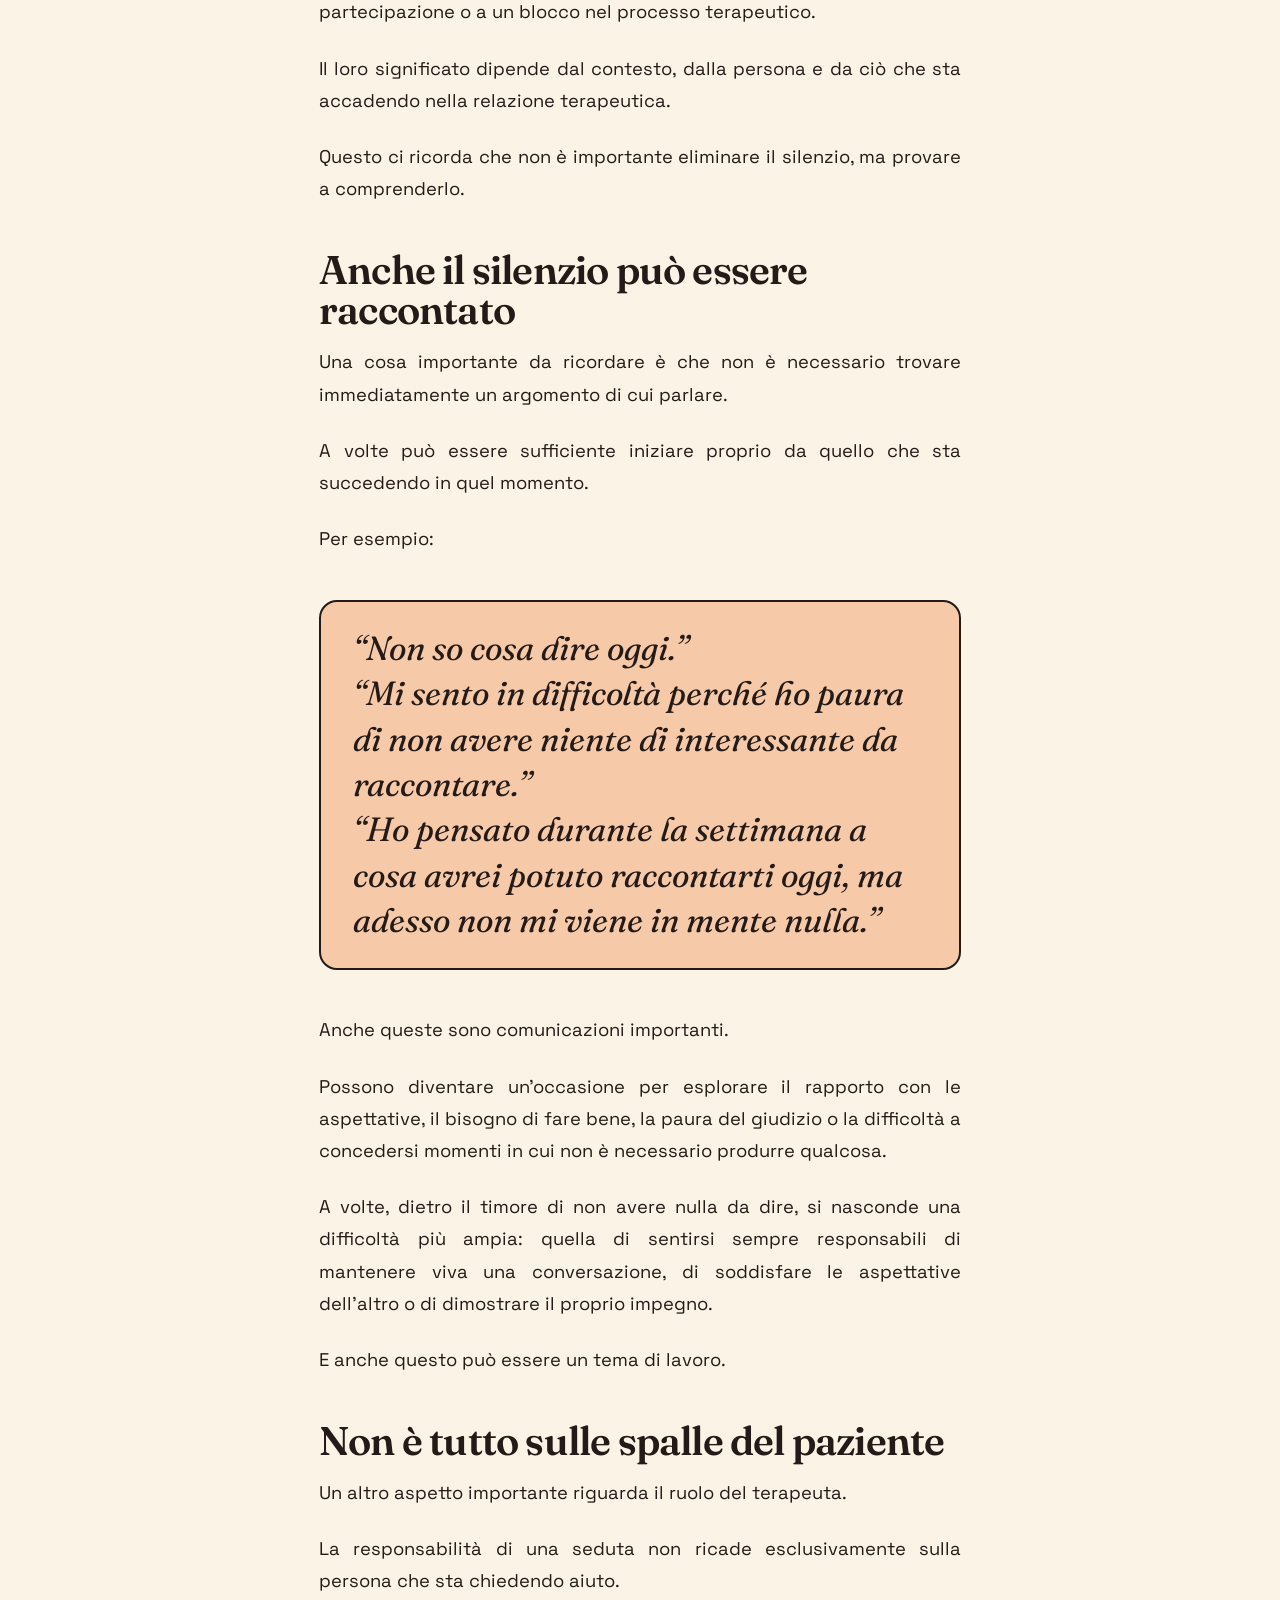
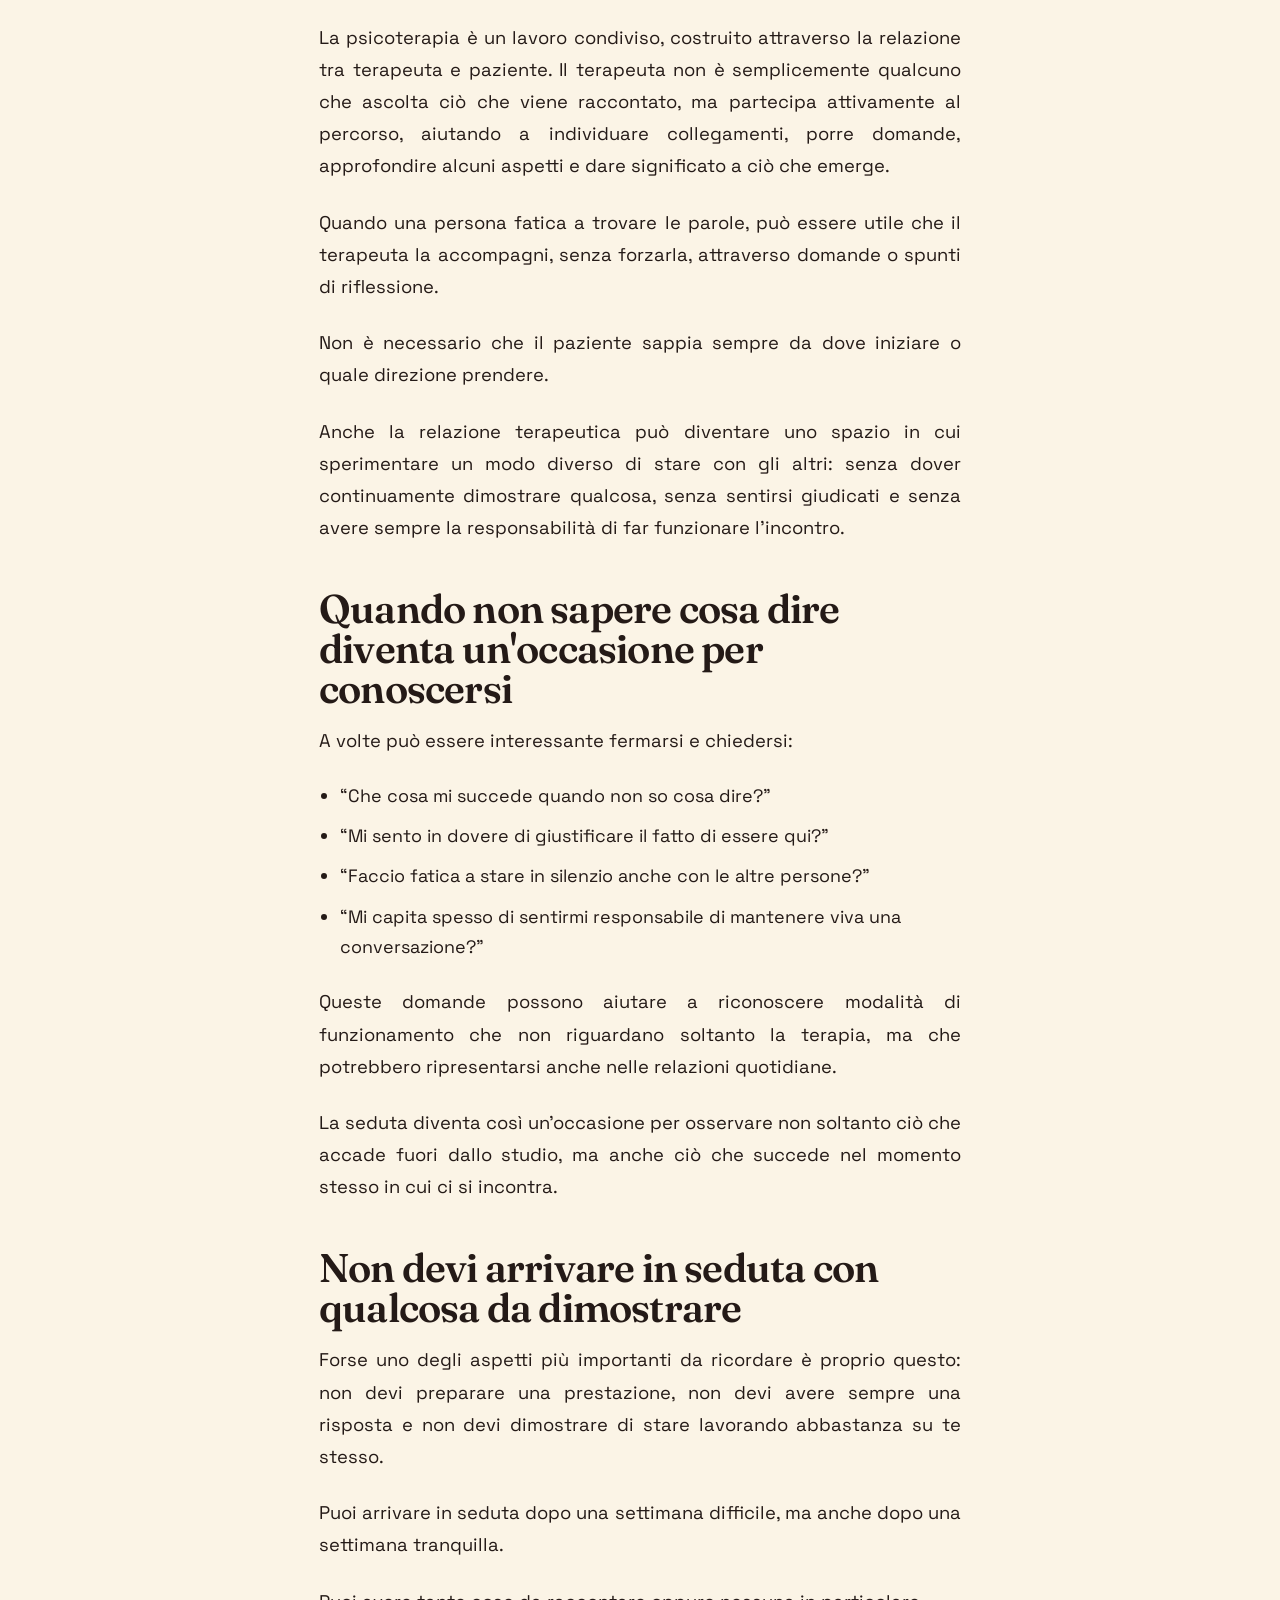
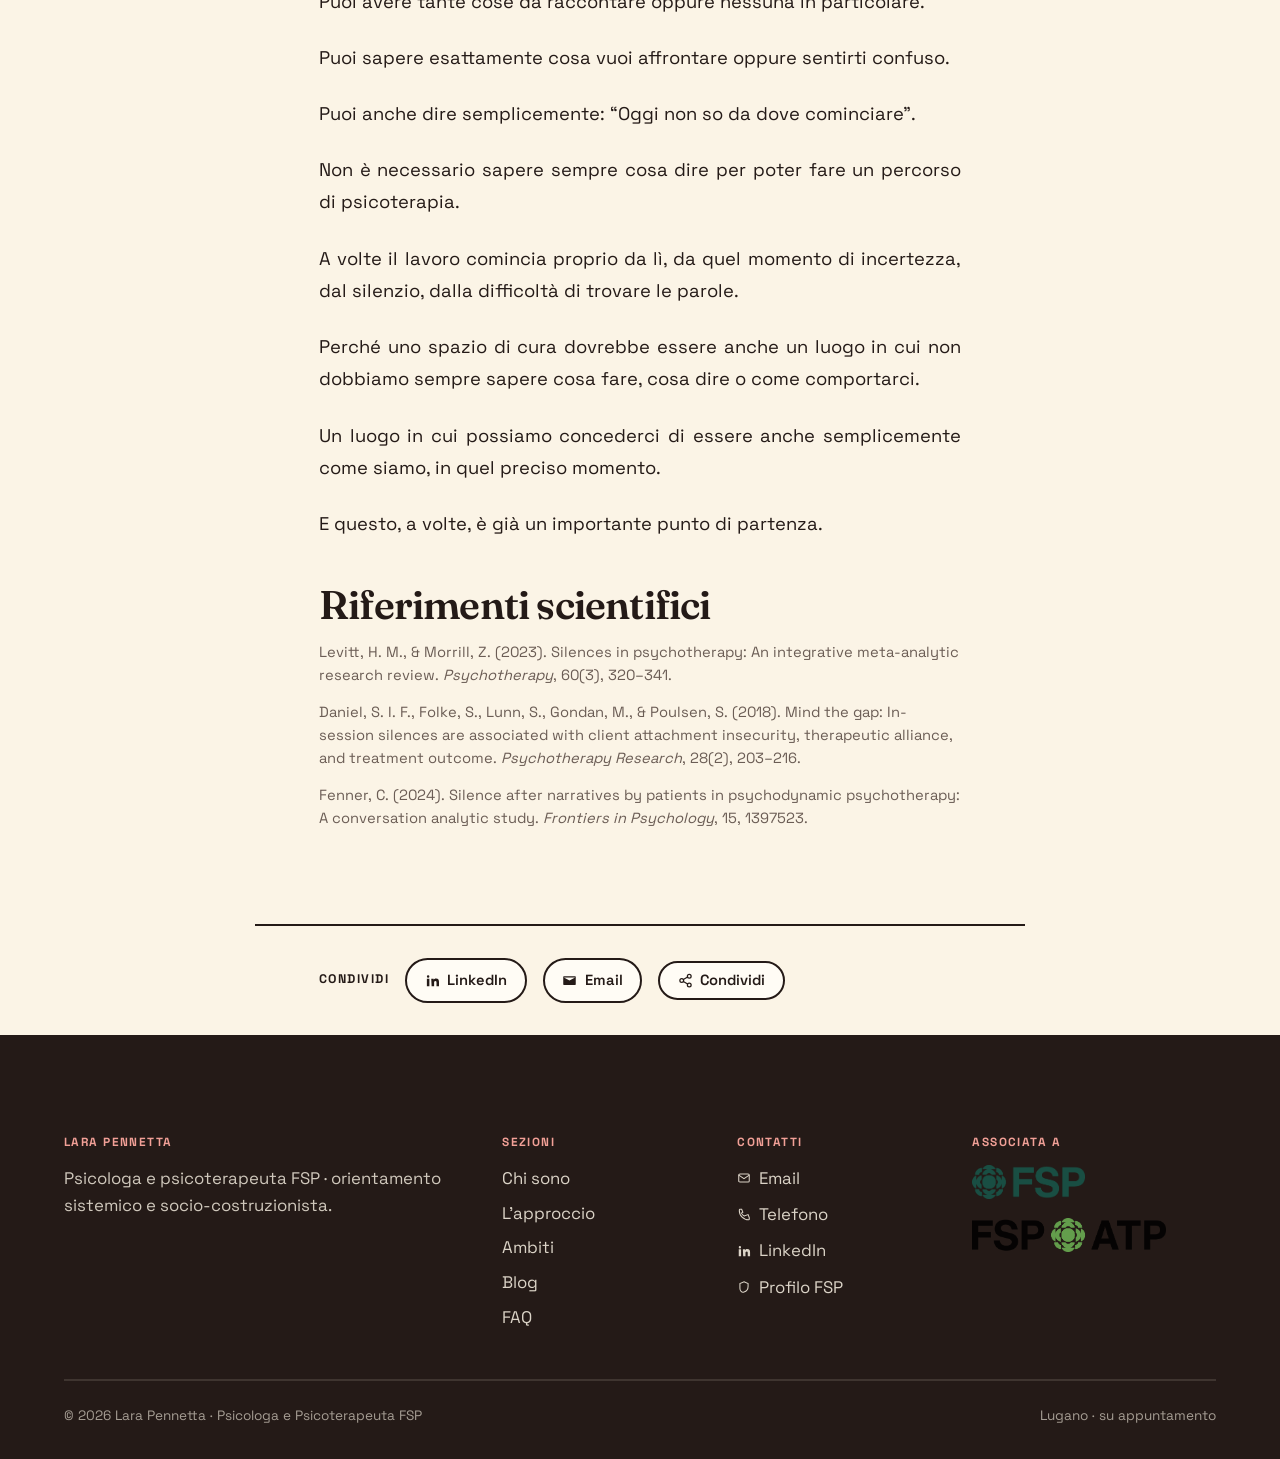
<file: blog/non-so-cosa-dire.html>
<!DOCTYPE html>
<html lang="it">
<head>
<meta charset="UTF-8">
<meta name="viewport" content="width=device-width, initial-scale=1">
<title>Quando non so cosa dire al mio psicologo: e se anche il silenzio facesse parte della terapia? — Lara Pennetta</title>
<meta name="description" content="Non bisogna arrivare in seduta con qualcosa da dire. Anche il non sapere cosa dire, e il silenzio, possono far parte del percorso terapeutico.">
<link rel="canonical" href="https://www.larapennetta.ch/blog/non-so-cosa-dire.html">
<meta name="robots" content="index, follow">
<meta property="og:type" content="article">
<meta property="og:locale" content="it_IT">
<meta property="og:site_name" content="Studio di Psicoterapia Primo Passo di Lara Pennetta">
<meta property="og:title" content="Quando non so cosa dire al mio psicologo: e se anche il silenzio facesse parte della terapia? — Lara Pennetta">
<meta property="og:description" content="Non bisogna arrivare in seduta con qualcosa da dire. Anche il non sapere cosa dire, e il silenzio, possono far parte del percorso terapeutico.">
<meta property="og:url" content="https://www.larapennetta.ch/blog/non-so-cosa-dire.html">
<meta property="og:image" content="https://www.larapennetta.ch/img/silenzio-terapia-cover.jpg">
<link rel="stylesheet" href="../css/blog-shared.css">
<style>
  .article-hero{background:var(--burro)}
  .article-cover{width:100%;height:auto;border-radius:16px;border:2px solid var(--inchiostro);margin:0 0 2.5rem;display:block}
</style>
<script type="application/ld+json">
{
  "@context": "https://schema.org",
  "@type": "Article",
  "headline": "Quando non so cosa dire al mio psicologo: e se anche il silenzio facesse parte della terapia? — Lara Pennetta",
  "description": "Non bisogna arrivare in seduta con qualcosa da dire. Anche il non sapere cosa dire, e il silenzio, possono far parte del percorso terapeutico.",
  "url": "https://www.larapennetta.ch/blog/non-so-cosa-dire.html",
  "inLanguage": "it",
  "author": {"@type": "Person", "name": "Lara Pennetta"},
  "publisher": {
    "@type": "Organization",
    "name": "Studio di Psicoterapia Primo Passo di Lara Pennetta",
    "logo": {"@type": "ImageObject", "url": "https://www.larapennetta.ch/img/logo_studio.png"}
  }
}
</script>
</head>
<body>
<header class="site-header" id="header">
  <nav class="nav wrap" aria-label="Navigazione principale">
    <a href="../index.html" class="brand"><img class="brand-logo" src="[data-uri]" alt="Logo Studio di Psicoterapia Primo Passo"><span class="brand-txt"><span class="bn bn-full">Studio di Psicoterapia Primo Passo</span><span class="bn bn-short">Studio Primo Passo</span><br>di Lara Pennetta<span>Psicologa · Psicoterapeuta FSP</span></span></a>
    <button class="nav-toggle" aria-expanded="false" aria-controls="menu" aria-label="Apri menu"><span class="nav-toggle-txt">Menu</span><span class="ham"><span></span><span></span><span></span></span></button>
    <ul class="nav-links" id="menu">
      <li><a href="../index.html#chi-sono">Chi sono</a></li>
      <li><a href="../index.html#approccio">L'approccio</a></li>
      <li><a href="../index.html#ambiti">Ambiti</a></li>
      <li><a href="../index.html#blog">Blog</a></li>
      <li><a href="../index.html#faq">FAQ</a></li>
      <li><a href="../index.html#contatti" class="nav-cta">Contattami</a></li>
    </ul>
  </nav>
</header>
<main>
  <article>
    <header class="article-hero">
      <div class="wrap" style="max-width:880px">
        <a href="../index.html#blog" class="back-link">← Torna al blog</a>
        <p class="meta"><span>Psicoterapia</span><span>18 ottobre 2026</span><span>7 min</span></p>
        <h1>Quando non so cosa dire al mio psicologo: e se anche il silenzio facesse parte della terapia?</h1>
        <p class="standfirst">Non bisogna arrivare in seduta con qualcosa da dire. Anche il non sapere cosa dire può diventare parte del percorso.</p>
      </div>
    </header>
    <div class="article-body">
      <img class="article-cover" src="../img/silenzio-terapia-cover.jpg" alt="Un uomo e una psicoterapeuta seduti uno di fronte all'altra in uno studio luminoso" loading="lazy">
      <blockquote>&ldquo;Non so cosa raccontare oggi.&rdquo;<br>&ldquo;Questa settimana non è successo niente di particolare.&rdquo;<br>&ldquo;Non so da dove cominciare.&rdquo;</blockquote>
      <p>Sono pensieri che possono accompagnare una persona prima di entrare nello studio dello psicoterapeuta. A volte emergono già durante il tragitto verso la seduta, altre volte proprio quando ci si siede e il terapeuta chiede: &ldquo;Come è andata questa settimana?&rdquo;</p>
      <p>Improvvisamente la mente sembra svuotarsi. Non vengono in mente episodi particolari, le parole non arrivano e si avverte una sensazione di disagio.</p>
      <p>Può sembrare strano, soprattutto quando si è intrapreso un percorso psicoterapeutico proprio perché si sente il bisogno di parlare, di essere ascoltati e di comprendere meglio ciò che sta accadendo nella propria vita.</p>
      <p>Eppure, non sapere cosa dire durante una seduta di psicoterapia è un'esperienza assolutamente normale.</p>

      <h2>La sensazione di dover avere sempre qualcosa da raccontare</h2>
      <p>Molte persone vivono la seduta come un appuntamento al quale è necessario arrivare preparati.</p>
      <p>Durante la settimana pensano a cosa potrebbero raccontare, ripercorrono mentalmente gli avvenimenti, cercano situazioni significative da portare all'attenzione del terapeuta.</p>
      <p>A volte arrivano persino a sentirsi in dovere di avere qualcosa di importante da dire, come se ogni incontro dovesse necessariamente produrre una scoperta, un'intuizione o un passo avanti.</p>
      <p>Quando questo non accade, possono emergere pensieri come:</p>
      <ul>
        <li>&ldquo;Non ho niente da raccontare, forse sto sprecando il tempo.&rdquo;</li>
        <li>&ldquo;Il mio psicologo penserà che non mi sto impegnando.&rdquo;</li>
        <li>&ldquo;Forse non ho abbastanza problemi per continuare la terapia.&rdquo;</li>
        <li>&ldquo;Dovrei riuscire a parlare di più.&rdquo;</li>
        <li>&ldquo;Se non so cosa dire, significa che non sto facendo progressi.&rdquo;</li>
      </ul>
      <p>Questi pensieri possono generare ansia e trasformare uno spazio che dovrebbe essere dedicato alla propria cura in una situazione in cui ci si sente sotto esame.</p>
      <p>Ma la psicoterapia non è un'interrogazione e non è necessario arrivare con le risposte pronte.</p>

      <h2>La terapia non è una prestazione da svolgere</h2>
      <p>Siamo spesso abituati a organizzare le nostre giornate intorno a obiettivi, impegni e risultati. Ci viene spontaneo pensare che anche un percorso psicologico debba seguire la stessa logica: ogni seduta dovrebbe avere un argomento, ogni incontro dovrebbe portare a una conclusione e ogni settimana dovrebbe esserci qualcosa di nuovo da riferire.</p>
      <p>Ma la psicoterapia non funziona necessariamente così.</p>
      <p>Ci sono incontri in cui si affrontano questioni importanti, si prendono consapevolezze o si individuano nuove modalità per affrontare una difficoltà. Altri incontri possono essere più tranquilli, caratterizzati da riflessioni, momenti di incertezza o dalla sensazione che non sia successo nulla di particolare.</p>
      <p>Questo non significa necessariamente che il percorso si sia fermato.</p>
      <p>Il cambiamento psicologico non è sempre visibile, immediato o facilmente raccontabile.</p>
      <p>A volte qualcosa continua a elaborarsi anche quando non siamo in grado di riconoscerlo o di metterlo in parole.</p>
      <p>Non dobbiamo dimostrare al terapeuta di aver fatto progressi, né sentirci obbligati a portare sempre qualcosa di nuovo.</p>

      <h2>E se non avessi proprio nulla da dire?</h2>
      <p>Può capitare di attraversare settimane in cui non succede nulla di particolarmente significativo, oppure di sentirsi semplicemente più tranquilli rispetto al passato.</p>
      <p>In altri momenti, invece, può esserci qualcosa che facciamo fatica a raccontare: un pensiero che ci mette a disagio, un'emozione che non riusciamo a comprendere, un argomento che preferiamo evitare.</p>
      <p>Non sapere cosa dire può avere significati diversi.</p>
      <p>Può essere una semplice difficoltà a individuare un argomento da cui partire. Può dipendere dalla stanchezza, dalla difficoltà a riconoscere le proprie emozioni o dal fatto che non si è ancora riusciti a trovare le parole per descrivere ciò che si prova.</p>
      <p>Altre volte, il silenzio può accompagnare un momento di riflessione, un'emozione intensa o una difficoltà a entrare in contatto con determinati vissuti.</p>
      <p>Non esiste un unico significato del silenzio e non dovrebbe essere interpretato automaticamente come una resistenza o una mancanza di collaborazione.</p>
      <p>Anche la ricerca scientifica si è occupata di questo aspetto. Una revisione integrativa e meta-analitica pubblicata nel 2023 da Levitt e Morrill, che ha preso in esame 33 studi, evidenzia come i silenzi in psicoterapia possano assumere funzioni differenti: in alcune circostanze favoriscono la riflessione, la comprensione di sé e l'elaborazione emotiva; in altre possono essere associati a difficoltà di partecipazione o a un blocco nel processo terapeutico.</p>
      <p>Il loro significato dipende dal contesto, dalla persona e da ciò che sta accadendo nella relazione terapeutica.</p>
      <p>Questo ci ricorda che non è importante eliminare il silenzio, ma provare a comprenderlo.</p>

      <h2>Anche il silenzio può essere raccontato</h2>
      <p>Una cosa importante da ricordare è che non è necessario trovare immediatamente un argomento di cui parlare.</p>
      <p>A volte può essere sufficiente iniziare proprio da quello che sta succedendo in quel momento.</p>
      <p>Per esempio:</p>
      <blockquote>&ldquo;Non so cosa dire oggi.&rdquo;<br>&ldquo;Mi sento in difficoltà perché ho paura di non avere niente di interessante da raccontare.&rdquo;<br>&ldquo;Ho pensato durante la settimana a cosa avrei potuto raccontarti oggi, ma adesso non mi viene in mente nulla.&rdquo;</blockquote>
      <p>Anche queste sono comunicazioni importanti.</p>
      <p>Possono diventare un'occasione per esplorare il rapporto con le aspettative, il bisogno di fare bene, la paura del giudizio o la difficoltà a concedersi momenti in cui non è necessario produrre qualcosa.</p>
      <p>A volte, dietro il timore di non avere nulla da dire, si nasconde una difficoltà più ampia: quella di sentirsi sempre responsabili di mantenere viva una conversazione, di soddisfare le aspettative dell'altro o di dimostrare il proprio impegno.</p>
      <p>E anche questo può essere un tema di lavoro.</p>

      <h2>Non è tutto sulle spalle del paziente</h2>
      <p>Un altro aspetto importante riguarda il ruolo del terapeuta.</p>
      <p>La responsabilità di una seduta non ricade esclusivamente sulla persona che sta chiedendo aiuto.</p>
      <p>La psicoterapia è un lavoro condiviso, costruito attraverso la relazione tra terapeuta e paziente. Il terapeuta non è semplicemente qualcuno che ascolta ciò che viene raccontato, ma partecipa attivamente al percorso, aiutando a individuare collegamenti, porre domande, approfondire alcuni aspetti e dare significato a ciò che emerge.</p>
      <p>Quando una persona fatica a trovare le parole, può essere utile che il terapeuta la accompagni, senza forzarla, attraverso domande o spunti di riflessione.</p>
      <p>Non è necessario che il paziente sappia sempre da dove iniziare o quale direzione prendere.</p>
      <p>Anche la relazione terapeutica può diventare uno spazio in cui sperimentare un modo diverso di stare con gli altri: senza dover continuamente dimostrare qualcosa, senza sentirsi giudicati e senza avere sempre la responsabilità di far funzionare l'incontro.</p>

      <h2>Quando non sapere cosa dire diventa un'occasione per conoscersi</h2>
      <p>A volte può essere interessante fermarsi e chiedersi:</p>
      <ul>
        <li>&ldquo;Che cosa mi succede quando non so cosa dire?&rdquo;</li>
        <li>&ldquo;Mi sento in dovere di giustificare il fatto di essere qui?&rdquo;</li>
        <li>&ldquo;Faccio fatica a stare in silenzio anche con le altre persone?&rdquo;</li>
        <li>&ldquo;Mi capita spesso di sentirmi responsabile di mantenere viva una conversazione?&rdquo;</li>
      </ul>
      <p>Queste domande possono aiutare a riconoscere modalità di funzionamento che non riguardano soltanto la terapia, ma che potrebbero ripresentarsi anche nelle relazioni quotidiane.</p>
      <p>La seduta diventa così un'occasione per osservare non soltanto ciò che accade fuori dallo studio, ma anche ciò che succede nel momento stesso in cui ci si incontra.</p>

      <h2>Non devi arrivare in seduta con qualcosa da dimostrare</h2>
      <p>Forse uno degli aspetti più importanti da ricordare è proprio questo: non devi preparare una prestazione, non devi avere sempre una risposta e non devi dimostrare di stare lavorando abbastanza su te stesso.</p>
      <p>Puoi arrivare in seduta dopo una settimana difficile, ma anche dopo una settimana tranquilla.</p>
      <p>Puoi avere tante cose da raccontare oppure nessuna in particolare.</p>
      <p>Puoi sapere esattamente cosa vuoi affrontare oppure sentirti confuso.</p>
      <p>Puoi anche dire semplicemente: &ldquo;Oggi non so da dove cominciare&rdquo;.</p>
      <p>Non è necessario sapere sempre cosa dire per poter fare un percorso di psicoterapia.</p>
      <p>A volte il lavoro comincia proprio da lì, da quel momento di incertezza, dal silenzio, dalla difficoltà di trovare le parole.</p>
      <p>Perché uno spazio di cura dovrebbe essere anche un luogo in cui non dobbiamo sempre sapere cosa fare, cosa dire o come comportarci.</p>
      <p>Un luogo in cui possiamo concederci di essere anche semplicemente come siamo, in quel preciso momento.</p>
      <p>E questo, a volte, è già un importante punto di partenza.</p>

      <h2>Riferimenti scientifici</h2>
      <p class="refs">Levitt, H. M., &amp; Morrill, Z. (2023). Silences in psychotherapy: An integrative meta-analytic research review. <em>Psychotherapy</em>, 60(3), 320–341.</p>
      <p class="refs">Daniel, S. I. F., Folke, S., Lunn, S., Gondan, M., &amp; Poulsen, S. (2018). Mind the gap: In-session silences are associated with client attachment insecurity, therapeutic alliance, and treatment outcome. <em>Psychotherapy Research</em>, 28(2), 203–216.</p>
      <p class="refs">Fenner, C. (2024). Silence after narratives by patients in psychodynamic psychotherapy: A conversation analytic study. <em>Frontiers in Psychology</em>, 15, 1397523.</p>
    </div>
    <div class="article-share">
      <span class="lbl">Condividi</span>
      <a href="https://www.linkedin.com/sharing/share-offsite/?url=https%3A%2F%2Fwww.larapennetta.ch%2Fblog%2Fnon-so-cosa-dire.html" target="_blank" rel="noopener"><svg viewBox="0 0 24 24" aria-hidden="true"><path d="M4.98 3.5a2 2 0 1 1 0 4 2 2 0 0 1 0-4zM3 9h4v12H3zM10 9h3.8v1.7h.05c.53-.95 1.83-1.95 3.77-1.95 4.03 0 4.78 2.5 4.78 5.75V21h-4v-5.3c0-1.26-.02-2.9-1.77-2.9-1.77 0-2.04 1.38-2.04 2.8V21h-4z"/></svg>LinkedIn</a>
      <a href="mailto:?subject=Quando%20non%20so%20cosa%20dire%20al%20mio%20psicologo%3A%20e%20se%20anche%20il%20silenzio%20facesse%20parte%20della%20terapia%3F%20%E2%80%94%20Lara%20Pennetta&body=Ho%20trovato%20questo%20articolo%20interessante%3A%20https%3A//www.larapennetta.ch/blog/non-so-cosa-dire.html" target="_blank" rel="noopener"><svg viewBox="0 0 24 24" aria-hidden="true"><path d="M3 5h18a1 1 0 0 1 1 1v12a1 1 0 0 1-1 1H3a1 1 0 0 1-1-1V6a1 1 0 0 1 1-1zm9 7l9-5H3z"/></svg>Email</a>
      <button class="share-btn" type="button" data-share-title="Quando non so cosa dire al mio psicologo: e se anche il silenzio facesse parte della terapia?" data-share-url="https://www.larapennetta.ch/blog/non-so-cosa-dire.html"><svg viewBox="0 0 24 24" aria-hidden="true"><circle cx="18" cy="5" r="3"/><circle cx="6" cy="12" r="3"/><circle cx="18" cy="19" r="3"/><path d="M8.6 13.5l6.8 4M15.4 6.5l-6.8 4"/></svg><span class="txt">Condividi</span></button>
    </div>
  </article>
</main>
<footer class="site-footer">
  <div class="wrap">
    <div class="footer-cols">
      <div><p class="label">Lara Pennetta</p><p style="opacity:.8">Psicologa e psicoterapeuta FSP · orientamento sistemico e socio-costruzionista.</p></div>
      <div><p class="label">Sezioni</p><ul><li><a href="../index.html#chi-sono">Chi sono</a></li><li><a href="../index.html#approccio">L'approccio</a></li><li><a href="../index.html#ambiti">Ambiti</a></li><li><a href="../index.html#blog">Blog</a></li><li><a href="../index.html#faq">FAQ</a></li></ul></div>
      <div><p class="label">Contatti</p><ul>
        <li><a href="mailto:lara.pennetta@fsp-hin.ch"><svg viewBox="0 0 24 24"><rect x="3" y="5" width="18" height="14" rx="2"/><path d="M3 7l9 6 9-6"/></svg>Email</a></li>
        <li><a href="tel:+41783114512"><svg viewBox="0 0 24 24"><path d="M5 4h3l2 5-2.5 1.5a11 11 0 0 0 5 5L19 13l2 5v3a1 1 0 0 1-1 1A16 16 0 0 1 4 5a1 1 0 0 1 1-1z"/></svg>Telefono</a></li>
        <li><a href="https://www.linkedin.com/in/lara-pennetta-02371a354/" target="_blank" rel="noopener"><svg class="fill" viewBox="0 0 24 24"><path d="M4.98 3.5a2 2 0 1 1 0 4 2 2 0 0 1 0-4zM3 9h4v12H3zM10 9h3.8v1.7h.05c.53-.95 1.83-1.95 3.77-1.95 4.03 0 4.78 2.5 4.78 5.75V21h-4v-5.3c0-1.26-.02-2.9-1.77-2.9-1.77 0-2.04 1.38-2.04 2.8V21h-4z"/></svg>LinkedIn</a></li>
        <li><a href="https://www.psychologie.ch/it/psyfinder/lara-pennetta" target="_blank" rel="noopener"><svg viewBox="0 0 24 24"><path d="M12 3l7 3v5c0 4.4-3 8.3-7 9.5C8 22.3 5 18.4 5 14V6z"/></svg>Profilo FSP</a></li>
      </ul></div>
    
      <div class="footer-assoc-col"><p class="label">Associata a</p><div class="logos"><a class="l-fsp" href="https://www.psychologie.ch" target="_blank" rel="noopener" aria-label="FSP — Federazione Svizzera delle Psicologhe e degli Psicologi"><img src="../img/logo_fsp.png" alt="Logo FSP"></a>
      <a class="l-fsp" href="https://atp.psychologie.ch" target="_blank" rel="noopener" aria-label="ATP — Associazione Ticinese degli Psicologi"><img src="../img/logo_fsp_atp.png" alt="Logo ATP-FSP"></a></div></div>
    </div>
    
    <div class="footer-bottom"><span>© 2026 Lara Pennetta · Psicologa e Psicoterapeuta FSP</span><span>Lugano · su appuntamento</span></div>
  </div>
</footer>
<script>
const header=document.getElementById('header');
addEventListener('scroll',()=>header.classList.toggle('scrolled',scrollY>40),{passive:true});
const t=document.querySelector('.nav-toggle'),l=document.getElementById('menu');
const ov=document.createElement('div');ov.className='nav-overlay';document.body.appendChild(ov);
const navParent=l.parentNode;
const tTxt=t.querySelector('.nav-toggle-txt');
function closeMenu(){l.classList.remove('open');ov.classList.remove('show');t.classList.remove('is-open');t.setAttribute('aria-expanded','false');if(tTxt)tTxt.textContent='Menu';if(l.parentNode!==navParent)navParent.appendChild(l);}
function openMenu(){document.body.appendChild(l);l.classList.add('open');ov.classList.add('show');t.classList.add('is-open');t.setAttribute('aria-expanded','true');if(tTxt)tTxt.textContent='Chiudi';}
t.addEventListener('click',()=>{l.classList.contains('open')?closeMenu():openMenu();});
ov.addEventListener('click',closeMenu);
document.addEventListener('keydown',e=>{if(e.key==='Escape'&&l.classList.contains('open'))closeMenu();});
l.querySelectorAll('a').forEach(a=>a.addEventListener('click',closeMenu));

// share nativo
document.querySelectorAll('.share-btn').forEach(btn=>{
  btn.addEventListener('click', async ()=>{
    const url=btn.dataset.shareUrl||location.href;
    const title=btn.dataset.shareTitle||document.title;
    if(navigator.share){
      try{ await navigator.share({title:title,url:url}); }catch(e){}
    } else {
      try{
        await navigator.clipboard.writeText(url);
        const t=btn.querySelector('.txt'); if(!t) return;
        const old=t.textContent; t.textContent='Link copiato'; btn.classList.add('copied');
        setTimeout(()=>{t.textContent=old; btn.classList.remove('copied');},1800);
      }catch(e){}
    }
  });
});
</script>
</body>
</html>
</file>
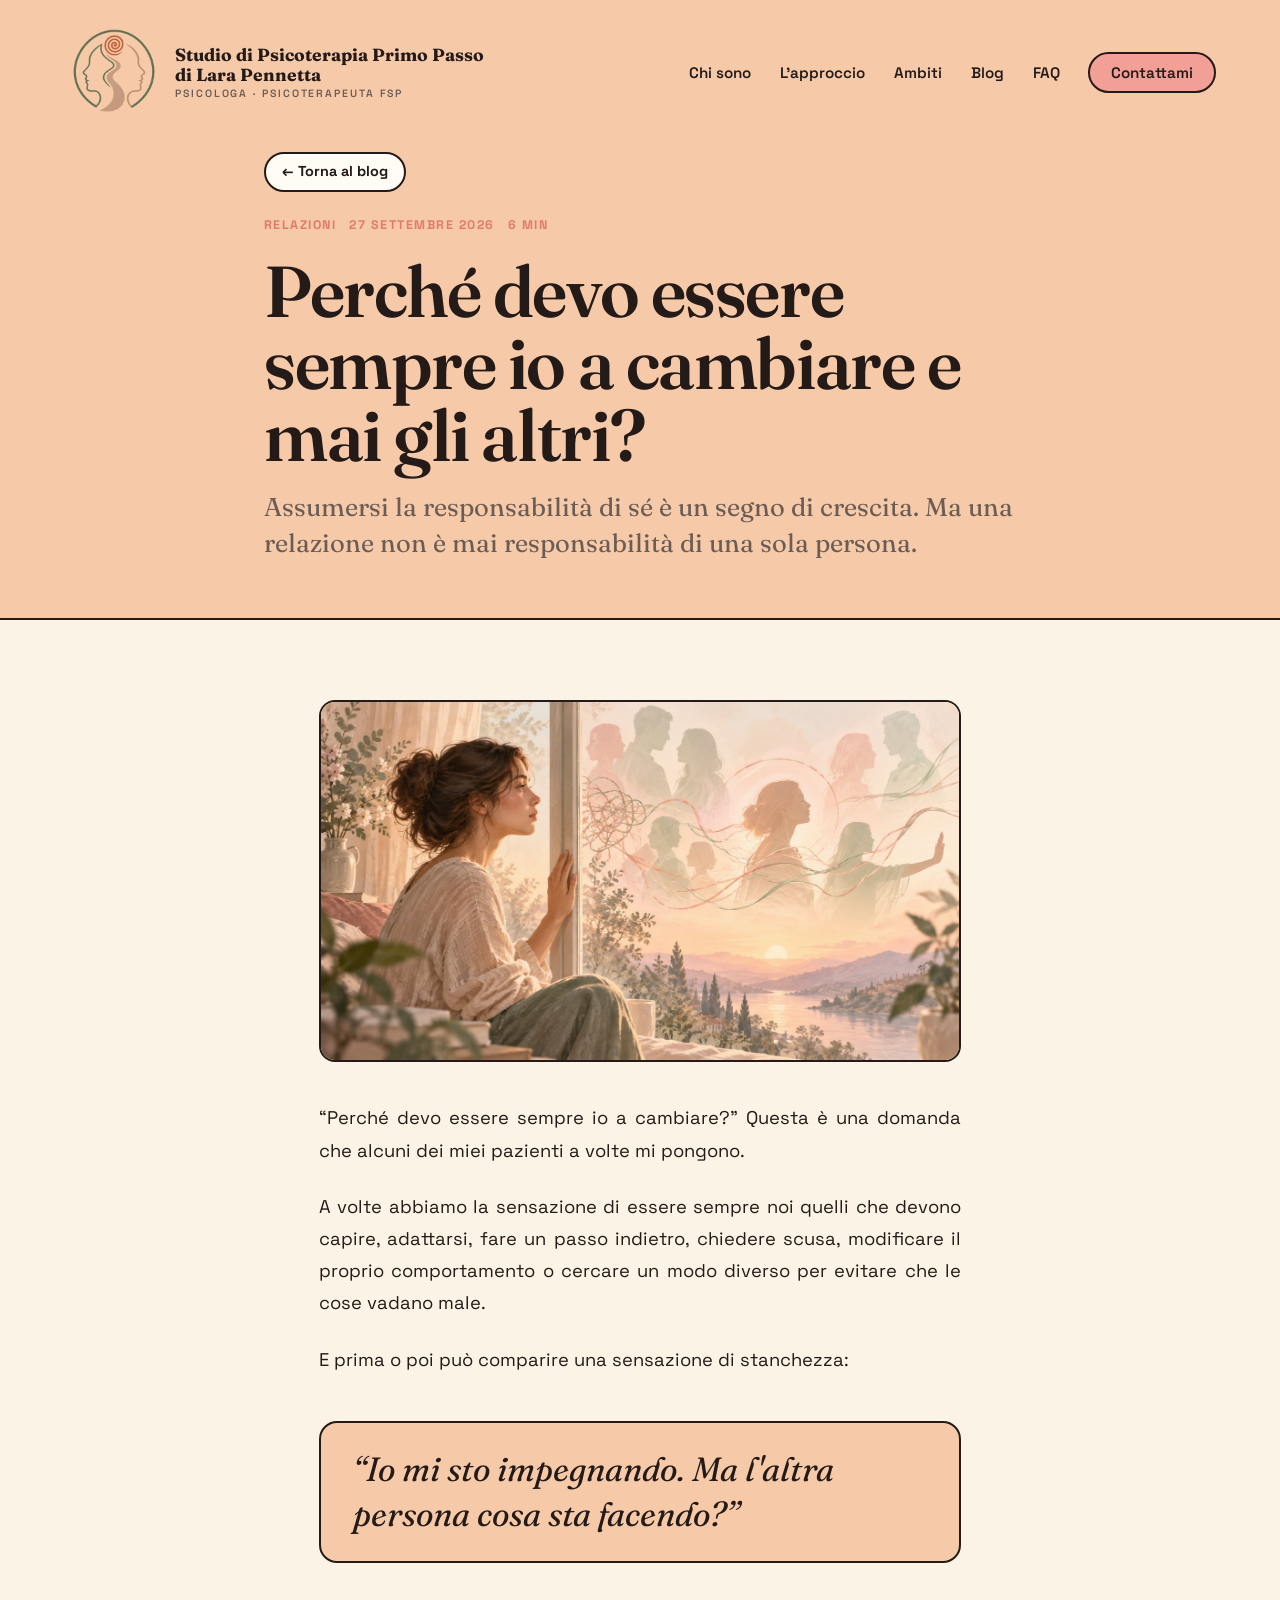
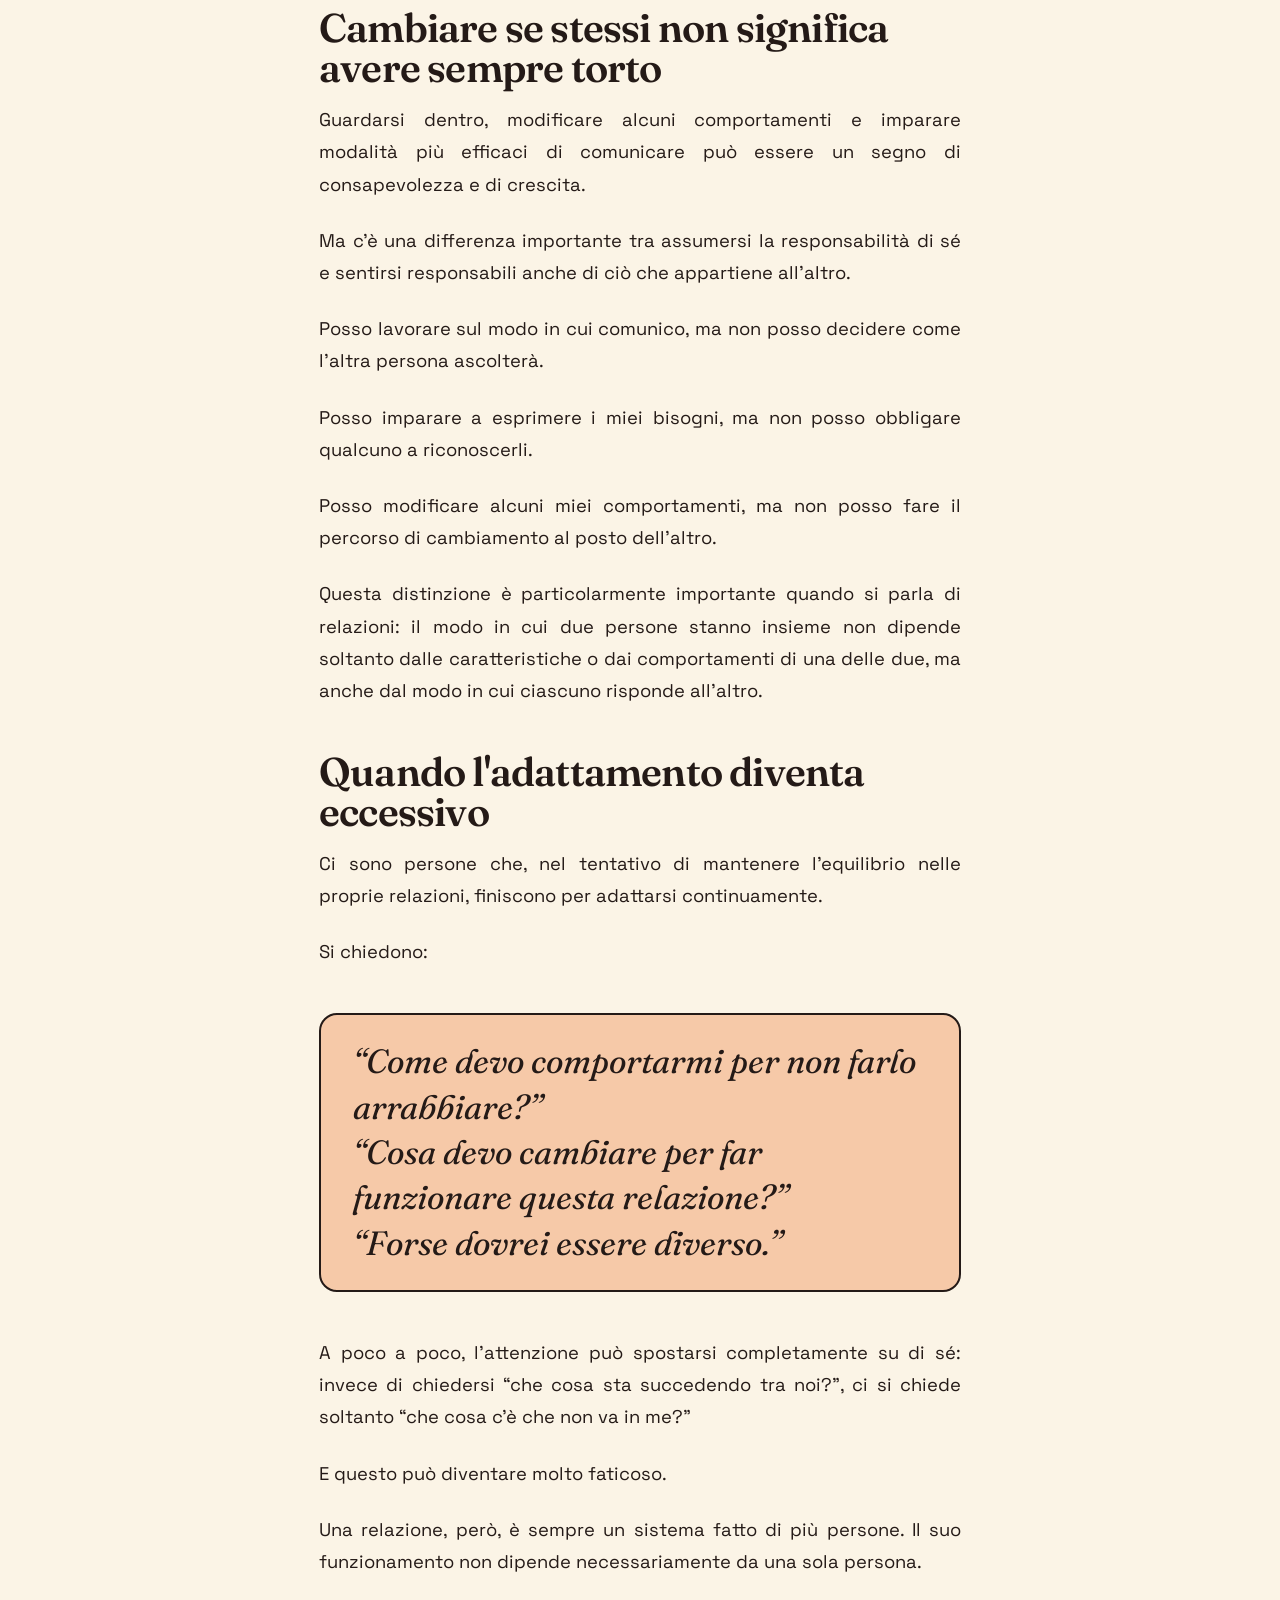
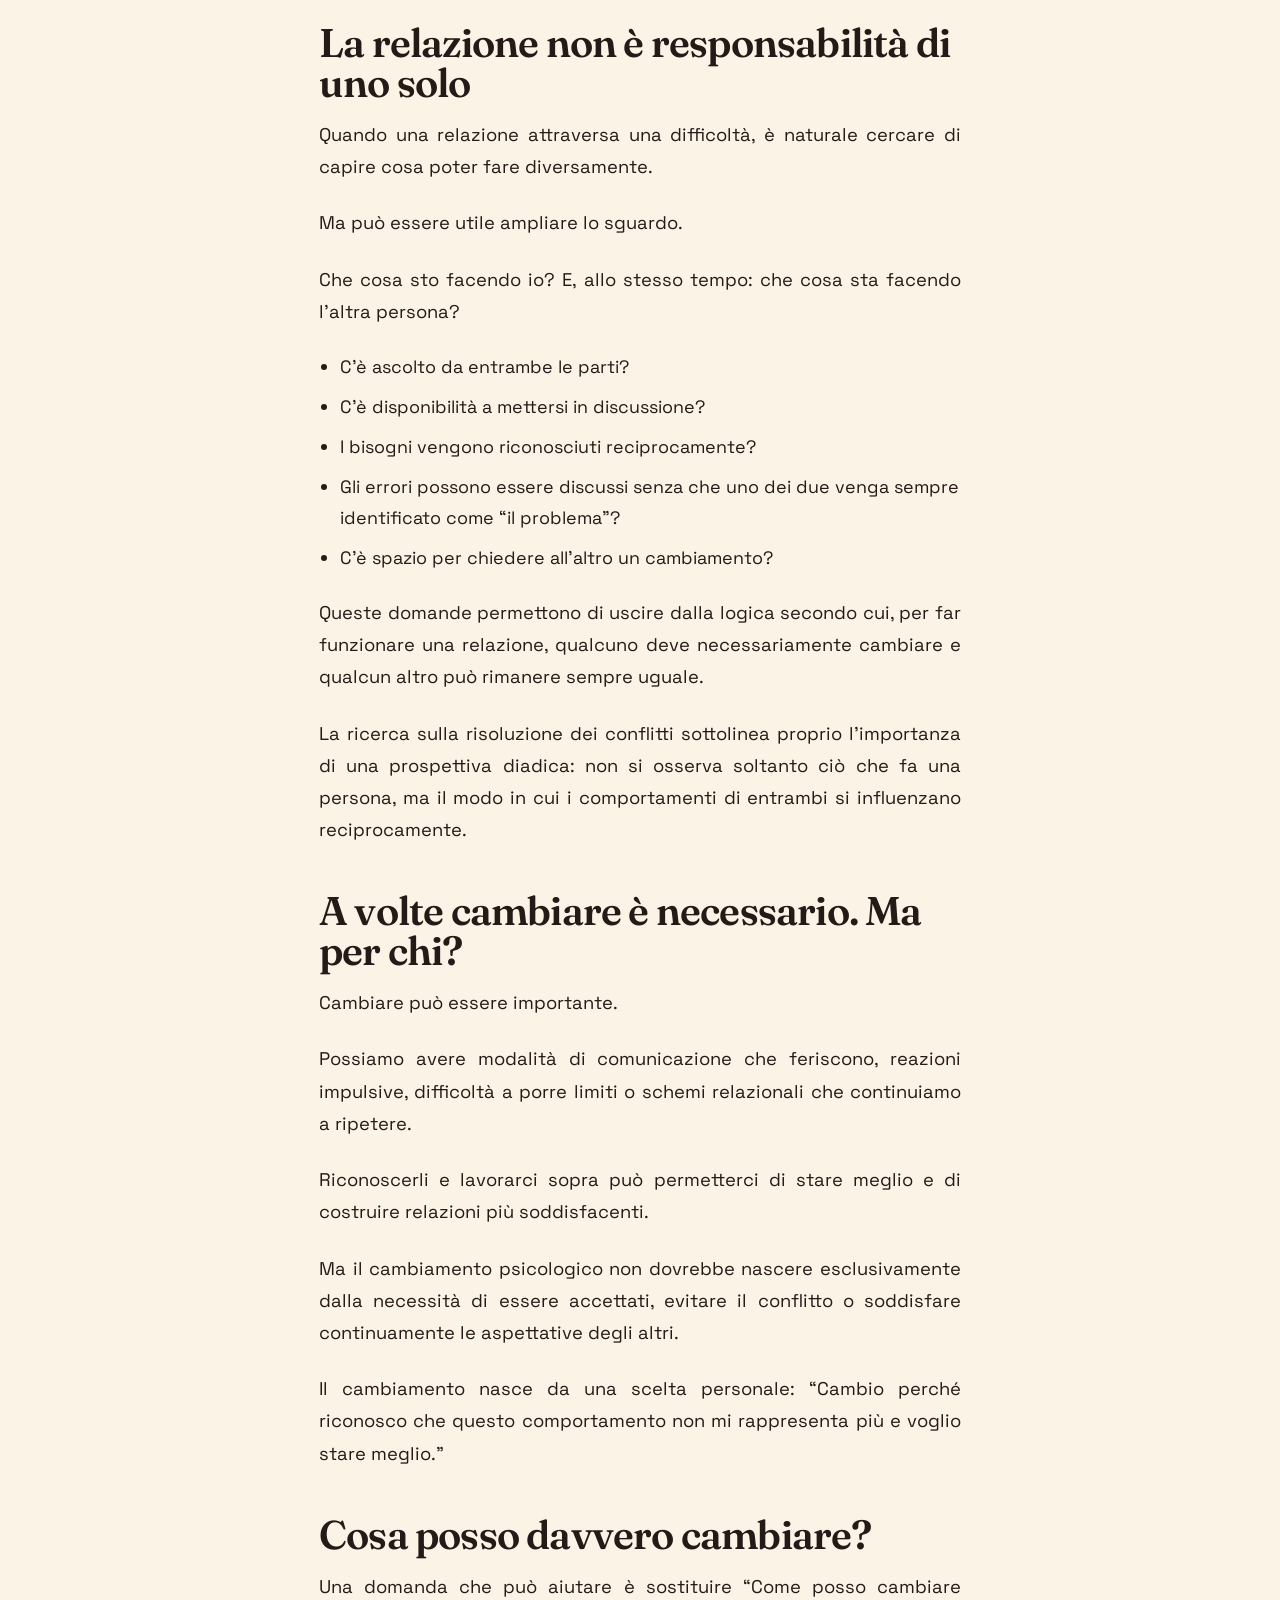
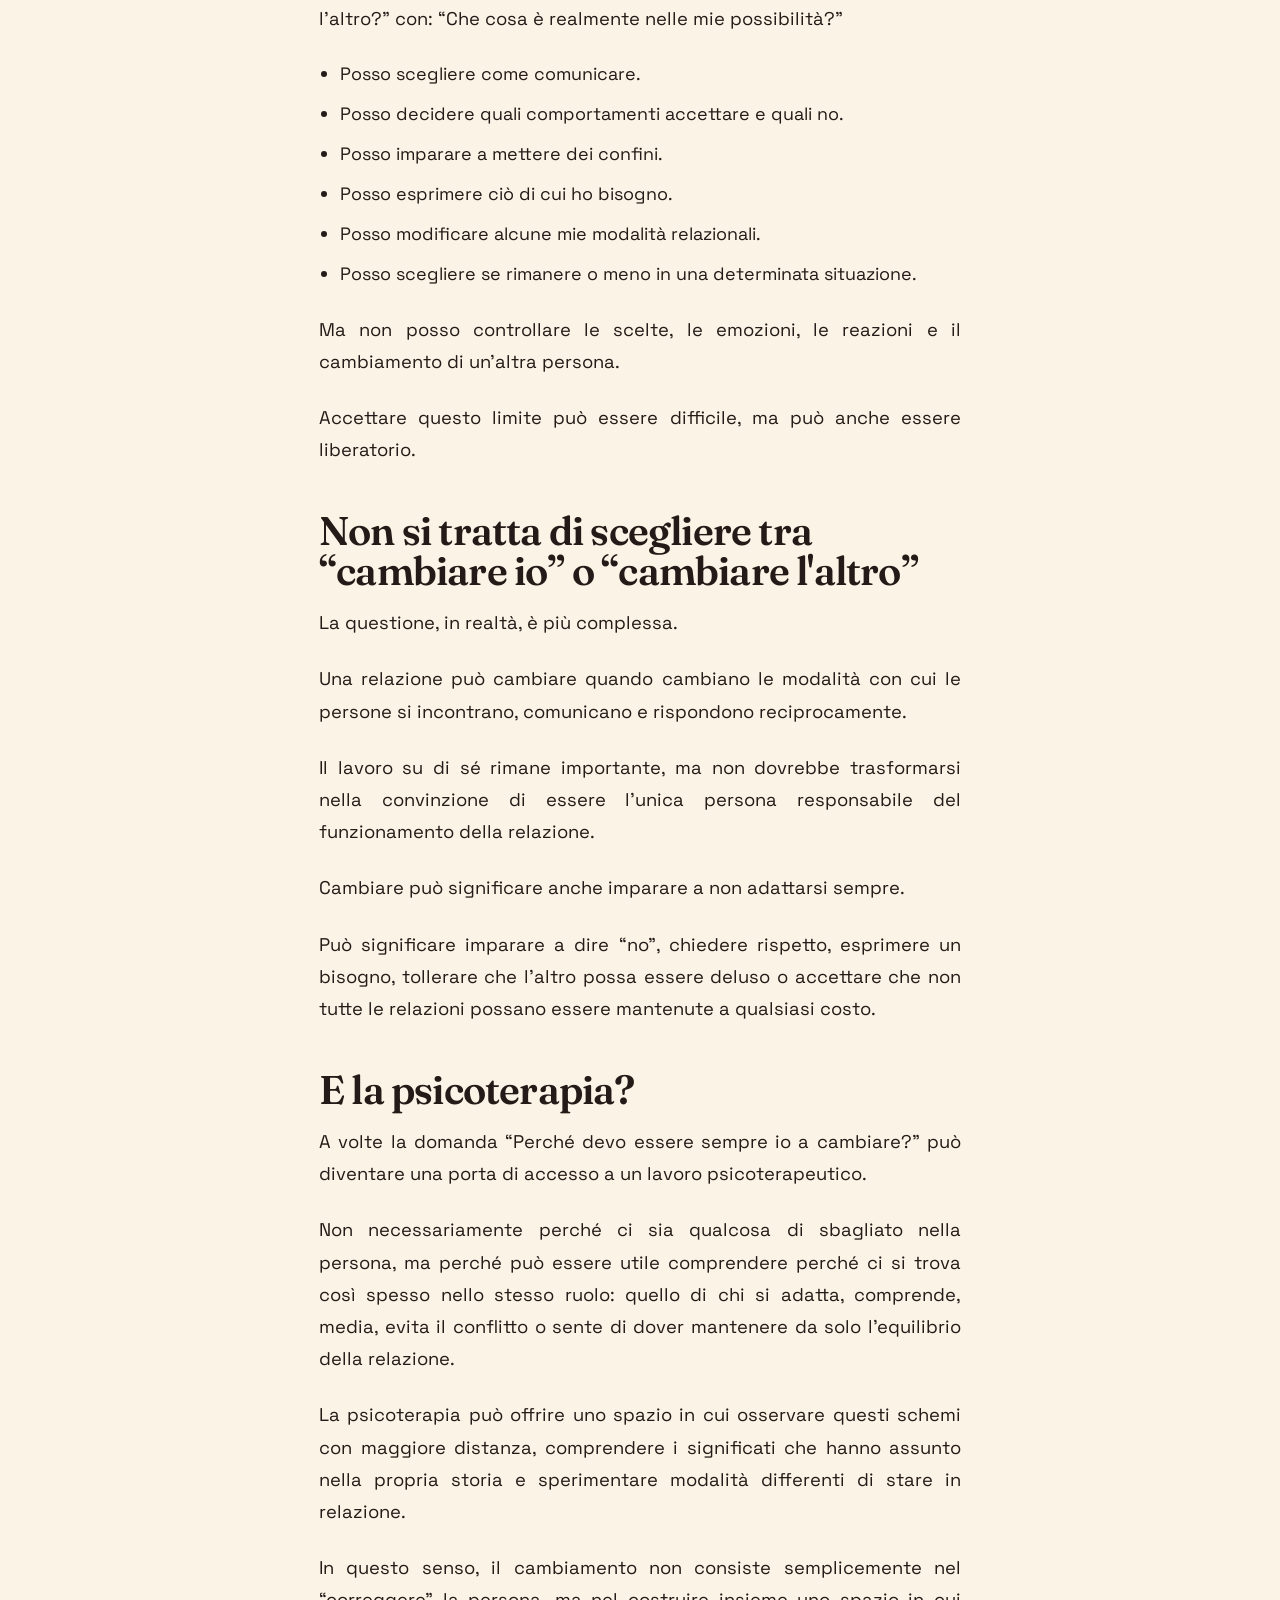
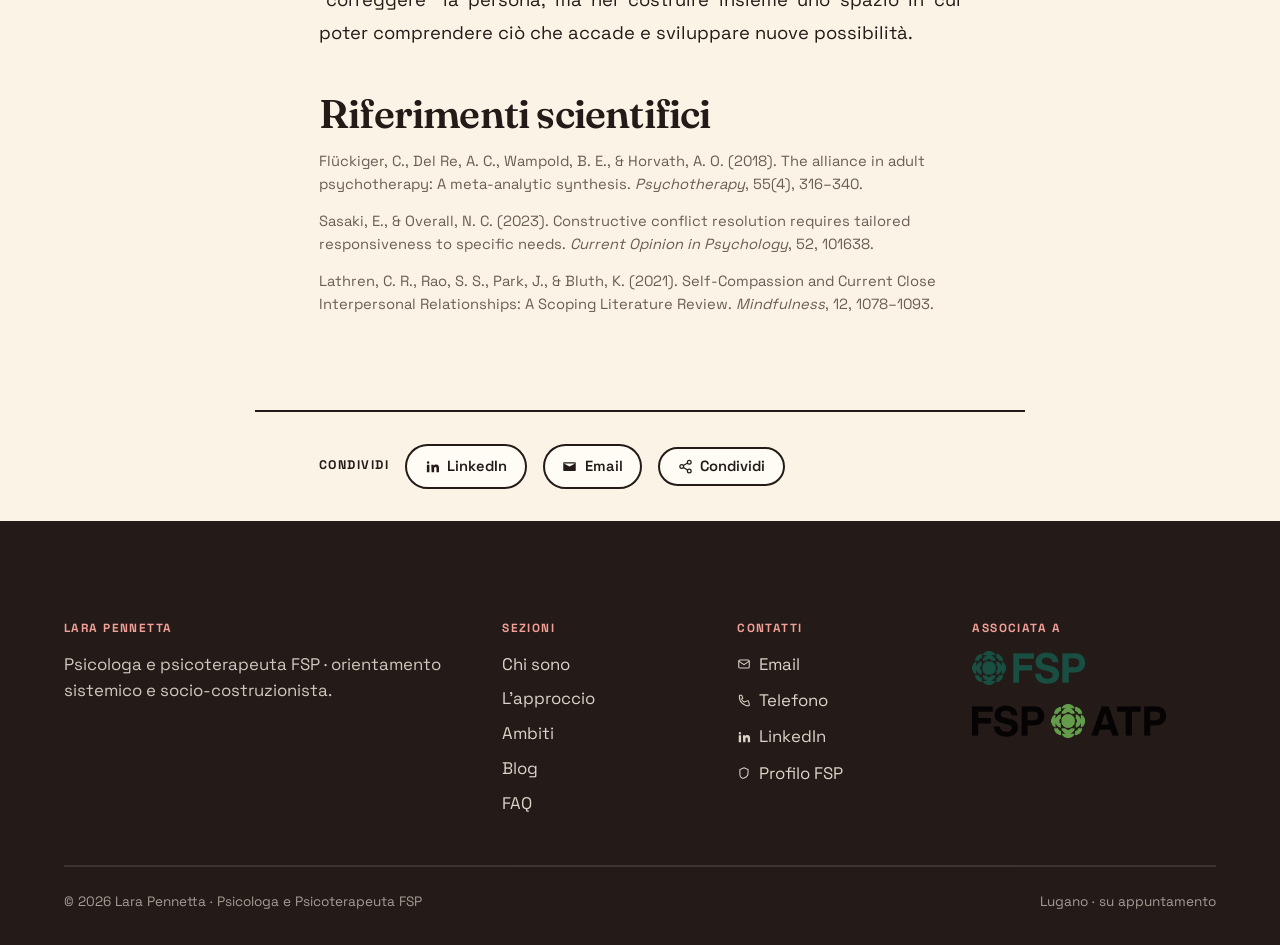
<file: blog/perche-devo-cambiare-io.html>
<!DOCTYPE html>
<html lang="it">
<head>
<meta charset="UTF-8">
<meta name="viewport" content="width=device-width, initial-scale=1">
<title>Perché devo essere sempre io a cambiare e mai gli altri? — Lara Pennetta</title>
<meta name="description" content="Una riflessione sul senso di dover essere sempre noi ad adattarsi nelle relazioni, sul confine tra responsabilità di sé e responsabilità dell'altro.">
<link rel="canonical" href="https://www.larapennetta.ch/blog/perche-devo-cambiare-io.html">
<meta name="robots" content="index, follow">
<meta property="og:type" content="article">
<meta property="og:locale" content="it_IT">
<meta property="og:site_name" content="Studio di Psicoterapia Primo Passo di Lara Pennetta">
<meta property="og:title" content="Perché devo essere sempre io a cambiare e mai gli altri? — Lara Pennetta">
<meta property="og:description" content="Una riflessione sul senso di dover essere sempre noi ad adattarsi nelle relazioni, sul confine tra responsabilità di sé e responsabilità dell'altro.">
<meta property="og:url" content="https://www.larapennetta.ch/blog/perche-devo-cambiare-io.html">
<meta property="og:image" content="https://www.larapennetta.ch/img/cambiare-io-cover.jpg">
<link rel="stylesheet" href="../css/blog-shared.css">
<style>
  .article-hero{background:var(--pesca)}
  .article-cover{width:100%;height:auto;border-radius:16px;border:2px solid var(--inchiostro);margin:0 0 2.5rem;display:block}
</style>
<script type="application/ld+json">
{
  "@context": "https://schema.org",
  "@type": "Article",
  "headline": "Perché devo essere sempre io a cambiare e mai gli altri? — Lara Pennetta",
  "description": "Una riflessione sul senso di dover essere sempre noi ad adattarsi nelle relazioni, sul confine tra responsabilità di sé e responsabilità dell'altro.",
  "url": "https://www.larapennetta.ch/blog/perche-devo-cambiare-io.html",
  "inLanguage": "it",
  "author": {"@type": "Person", "name": "Lara Pennetta"},
  "publisher": {
    "@type": "Organization",
    "name": "Studio di Psicoterapia Primo Passo di Lara Pennetta",
    "logo": {"@type": "ImageObject", "url": "https://www.larapennetta.ch/img/logo_studio.png"}
  }
}
</script>
</head>
<body>
<header class="site-header" id="header">
  <nav class="nav wrap" aria-label="Navigazione principale">
    <a href="../index.html" class="brand"><img class="brand-logo" src="[data-uri]" alt="Logo Studio di Psicoterapia Primo Passo"><span class="brand-txt"><span class="bn bn-full">Studio di Psicoterapia Primo Passo</span><span class="bn bn-short">Studio Primo Passo</span><br>di Lara Pennetta<span>Psicologa · Psicoterapeuta FSP</span></span></a>
    <button class="nav-toggle" aria-expanded="false" aria-controls="menu" aria-label="Apri menu"><span class="nav-toggle-txt">Menu</span><span class="ham"><span></span><span></span><span></span></span></button>
    <ul class="nav-links" id="menu">
      <li><a href="../index.html#chi-sono">Chi sono</a></li>
      <li><a href="../index.html#approccio">L'approccio</a></li>
      <li><a href="../index.html#ambiti">Ambiti</a></li>
      <li><a href="../index.html#blog">Blog</a></li>
      <li><a href="../index.html#faq">FAQ</a></li>
      <li><a href="../index.html#contatti" class="nav-cta">Contattami</a></li>
    </ul>
  </nav>
</header>
<main>
  <article>
    <header class="article-hero">
      <div class="wrap" style="max-width:880px">
        <a href="../index.html#blog" class="back-link">← Torna al blog</a>
        <p class="meta"><span>Relazioni</span><span>27 settembre 2026</span><span>6 min</span></p>
        <h1>Perché devo essere sempre io a cambiare e mai gli altri?</h1>
        <p class="standfirst">Assumersi la responsabilità di sé è un segno di crescita. Ma una relazione non è mai responsabilità di una sola persona.</p>
      </div>
    </header>
    <div class="article-body">
      <img class="article-cover" src="../img/cambiare-io-cover.jpg" alt="Donna alla finestra osserva un paesaggio al tramonto attraversato da fili che collegano figure di persone" loading="lazy">
      <p>&ldquo;Perché devo essere sempre io a cambiare?&rdquo; Questa è una domanda che alcuni dei miei pazienti a volte mi pongono.</p>
      <p>A volte abbiamo la sensazione di essere sempre noi quelli che devono capire, adattarsi, fare un passo indietro, chiedere scusa, modificare il proprio comportamento o cercare un modo diverso per evitare che le cose vadano male.</p>
      <p>E prima o poi può comparire una sensazione di stanchezza:</p>
      <blockquote>&ldquo;Io mi sto impegnando. Ma l'altra persona cosa sta facendo?&rdquo;</blockquote>

      <h2>Cambiare se stessi non significa avere sempre torto</h2>
      <p>Guardarsi dentro, modificare alcuni comportamenti e imparare modalità più efficaci di comunicare può essere un segno di consapevolezza e di crescita.</p>
      <p>Ma c'è una differenza importante tra assumersi la responsabilità di sé e sentirsi responsabili anche di ciò che appartiene all'altro.</p>
      <p>Posso lavorare sul modo in cui comunico, ma non posso decidere come l'altra persona ascolterà.</p>
      <p>Posso imparare a esprimere i miei bisogni, ma non posso obbligare qualcuno a riconoscerli.</p>
      <p>Posso modificare alcuni miei comportamenti, ma non posso fare il percorso di cambiamento al posto dell'altro.</p>
      <p>Questa distinzione è particolarmente importante quando si parla di relazioni: il modo in cui due persone stanno insieme non dipende soltanto dalle caratteristiche o dai comportamenti di una delle due, ma anche dal modo in cui ciascuno risponde all'altro.</p>

      <h2>Quando l'adattamento diventa eccessivo</h2>
      <p>Ci sono persone che, nel tentativo di mantenere l'equilibrio nelle proprie relazioni, finiscono per adattarsi continuamente.</p>
      <p>Si chiedono:</p>
      <blockquote>&ldquo;Come devo comportarmi per non farlo arrabbiare?&rdquo;<br>&ldquo;Cosa devo cambiare per far funzionare questa relazione?&rdquo;<br>&ldquo;Forse dovrei essere diverso.&rdquo;</blockquote>
      <p>A poco a poco, l'attenzione può spostarsi completamente su di sé: invece di chiedersi &ldquo;che cosa sta succedendo tra noi?&rdquo;, ci si chiede soltanto &ldquo;che cosa c'è che non va in me?&rdquo;</p>
      <p>E questo può diventare molto faticoso.</p>
      <p>Una relazione, però, è sempre un sistema fatto di più persone. Il suo funzionamento non dipende necessariamente da una sola persona.</p>

      <h2>La relazione non è responsabilità di uno solo</h2>
      <p>Quando una relazione attraversa una difficoltà, è naturale cercare di capire cosa poter fare diversamente.</p>
      <p>Ma può essere utile ampliare lo sguardo.</p>
      <p>Che cosa sto facendo io? E, allo stesso tempo: che cosa sta facendo l'altra persona?</p>
      <ul>
        <li>C'è ascolto da entrambe le parti?</li>
        <li>C'è disponibilità a mettersi in discussione?</li>
        <li>I bisogni vengono riconosciuti reciprocamente?</li>
        <li>Gli errori possono essere discussi senza che uno dei due venga sempre identificato come &ldquo;il problema&rdquo;?</li>
        <li>C'è spazio per chiedere all'altro un cambiamento?</li>
      </ul>
      <p>Queste domande permettono di uscire dalla logica secondo cui, per far funzionare una relazione, qualcuno deve necessariamente cambiare e qualcun altro può rimanere sempre uguale.</p>
      <p>La ricerca sulla risoluzione dei conflitti sottolinea proprio l'importanza di una prospettiva diadica: non si osserva soltanto ciò che fa una persona, ma il modo in cui i comportamenti di entrambi si influenzano reciprocamente.</p>

      <h2>A volte cambiare è necessario. Ma per chi?</h2>
      <p>Cambiare può essere importante.</p>
      <p>Possiamo avere modalità di comunicazione che feriscono, reazioni impulsive, difficoltà a porre limiti o schemi relazionali che continuiamo a ripetere.</p>
      <p>Riconoscerli e lavorarci sopra può permetterci di stare meglio e di costruire relazioni più soddisfacenti.</p>
      <p>Ma il cambiamento psicologico non dovrebbe nascere esclusivamente dalla necessità di essere accettati, evitare il conflitto o soddisfare continuamente le aspettative degli altri.</p>
      <p>Il cambiamento nasce da una scelta personale: &ldquo;Cambio perché riconosco che questo comportamento non mi rappresenta più e voglio stare meglio.&rdquo;</p>

      <h2>Cosa posso davvero cambiare?</h2>
      <p>Una domanda che può aiutare è sostituire &ldquo;Come posso cambiare l'altro?&rdquo; con: &ldquo;Che cosa è realmente nelle mie possibilità?&rdquo;</p>
      <ul>
        <li>Posso scegliere come comunicare.</li>
        <li>Posso decidere quali comportamenti accettare e quali no.</li>
        <li>Posso imparare a mettere dei confini.</li>
        <li>Posso esprimere ciò di cui ho bisogno.</li>
        <li>Posso modificare alcune mie modalità relazionali.</li>
        <li>Posso scegliere se rimanere o meno in una determinata situazione.</li>
      </ul>
      <p>Ma non posso controllare le scelte, le emozioni, le reazioni e il cambiamento di un'altra persona.</p>
      <p>Accettare questo limite può essere difficile, ma può anche essere liberatorio.</p>

      <h2>Non si tratta di scegliere tra &ldquo;cambiare io&rdquo; o &ldquo;cambiare l'altro&rdquo;</h2>
      <p>La questione, in realtà, è più complessa.</p>
      <p>Una relazione può cambiare quando cambiano le modalità con cui le persone si incontrano, comunicano e rispondono reciprocamente.</p>
      <p>Il lavoro su di sé rimane importante, ma non dovrebbe trasformarsi nella convinzione di essere l'unica persona responsabile del funzionamento della relazione.</p>
      <p>Cambiare può significare anche imparare a non adattarsi sempre.</p>
      <p>Può significare imparare a dire &ldquo;no&rdquo;, chiedere rispetto, esprimere un bisogno, tollerare che l'altro possa essere deluso o accettare che non tutte le relazioni possano essere mantenute a qualsiasi costo.</p>

      <h2>E la psicoterapia?</h2>
      <p>A volte la domanda &ldquo;Perché devo essere sempre io a cambiare?&rdquo; può diventare una porta di accesso a un lavoro psicoterapeutico.</p>
      <p>Non necessariamente perché ci sia qualcosa di sbagliato nella persona, ma perché può essere utile comprendere perché ci si trova così spesso nello stesso ruolo: quello di chi si adatta, comprende, media, evita il conflitto o sente di dover mantenere da solo l'equilibrio della relazione.</p>
      <p>La psicoterapia può offrire uno spazio in cui osservare questi schemi con maggiore distanza, comprendere i significati che hanno assunto nella propria storia e sperimentare modalità differenti di stare in relazione.</p>
      <p>In questo senso, il cambiamento non consiste semplicemente nel &ldquo;correggere&rdquo; la persona, ma nel costruire insieme uno spazio in cui poter comprendere ciò che accade e sviluppare nuove possibilità.</p>

      <h2>Riferimenti scientifici</h2>
      <p class="refs">Flückiger, C., Del Re, A. C., Wampold, B. E., &amp; Horvath, A. O. (2018). The alliance in adult psychotherapy: A meta-analytic synthesis. <em>Psychotherapy</em>, 55(4), 316–340.</p>
      <p class="refs">Sasaki, E., &amp; Overall, N. C. (2023). Constructive conflict resolution requires tailored responsiveness to specific needs. <em>Current Opinion in Psychology</em>, 52, 101638.</p>
      <p class="refs">Lathren, C. R., Rao, S. S., Park, J., &amp; Bluth, K. (2021). Self-Compassion and Current Close Interpersonal Relationships: A Scoping Literature Review. <em>Mindfulness</em>, 12, 1078–1093.</p>
    </div>
    <div class="article-share">
      <span class="lbl">Condividi</span>
      <a href="https://www.linkedin.com/sharing/share-offsite/?url=https%3A%2F%2Fwww.larapennetta.ch%2Fblog%2Fperche-devo-cambiare-io.html" target="_blank" rel="noopener"><svg viewBox="0 0 24 24" aria-hidden="true"><path d="M4.98 3.5a2 2 0 1 1 0 4 2 2 0 0 1 0-4zM3 9h4v12H3zM10 9h3.8v1.7h.05c.53-.95 1.83-1.95 3.77-1.95 4.03 0 4.78 2.5 4.78 5.75V21h-4v-5.3c0-1.26-.02-2.9-1.77-2.9-1.77 0-2.04 1.38-2.04 2.8V21h-4z"/></svg>LinkedIn</a>
      <a href="mailto:?subject=Perch%C3%A9%20devo%20essere%20sempre%20io%20a%20cambiare%20e%20mai%20gli%20altri%3F%20%E2%80%94%20Lara%20Pennetta&body=Ho%20trovato%20questo%20articolo%20interessante%3A%20https%3A//www.larapennetta.ch/blog/perche-devo-cambiare-io.html" target="_blank" rel="noopener"><svg viewBox="0 0 24 24" aria-hidden="true"><path d="M3 5h18a1 1 0 0 1 1 1v12a1 1 0 0 1-1 1H3a1 1 0 0 1-1-1V6a1 1 0 0 1 1-1zm9 7l9-5H3z"/></svg>Email</a>
      <button class="share-btn" type="button" data-share-title="Perché devo essere sempre io a cambiare e mai gli altri?" data-share-url="https://www.larapennetta.ch/blog/perche-devo-cambiare-io.html"><svg viewBox="0 0 24 24" aria-hidden="true"><circle cx="18" cy="5" r="3"/><circle cx="6" cy="12" r="3"/><circle cx="18" cy="19" r="3"/><path d="M8.6 13.5l6.8 4M15.4 6.5l-6.8 4"/></svg><span class="txt">Condividi</span></button>
    </div>
  </article>
</main>
<footer class="site-footer">
  <div class="wrap">
    <div class="footer-cols">
      <div><p class="label">Lara Pennetta</p><p style="opacity:.8">Psicologa e psicoterapeuta FSP · orientamento sistemico e socio-costruzionista.</p></div>
      <div><p class="label">Sezioni</p><ul><li><a href="../index.html#chi-sono">Chi sono</a></li><li><a href="../index.html#approccio">L'approccio</a></li><li><a href="../index.html#ambiti">Ambiti</a></li><li><a href="../index.html#blog">Blog</a></li><li><a href="../index.html#faq">FAQ</a></li></ul></div>
      <div><p class="label">Contatti</p><ul>
        <li><a href="mailto:lara.pennetta@fsp-hin.ch"><svg viewBox="0 0 24 24"><rect x="3" y="5" width="18" height="14" rx="2"/><path d="M3 7l9 6 9-6"/></svg>Email</a></li>
        <li><a href="tel:+41783114512"><svg viewBox="0 0 24 24"><path d="M5 4h3l2 5-2.5 1.5a11 11 0 0 0 5 5L19 13l2 5v3a1 1 0 0 1-1 1A16 16 0 0 1 4 5a1 1 0 0 1 1-1z"/></svg>Telefono</a></li>
        <li><a href="https://www.linkedin.com/in/lara-pennetta-02371a354/" target="_blank" rel="noopener"><svg class="fill" viewBox="0 0 24 24"><path d="M4.98 3.5a2 2 0 1 1 0 4 2 2 0 0 1 0-4zM3 9h4v12H3zM10 9h3.8v1.7h.05c.53-.95 1.83-1.95 3.77-1.95 4.03 0 4.78 2.5 4.78 5.75V21h-4v-5.3c0-1.26-.02-2.9-1.77-2.9-1.77 0-2.04 1.38-2.04 2.8V21h-4z"/></svg>LinkedIn</a></li>
        <li><a href="https://www.psychologie.ch/it/psyfinder/lara-pennetta" target="_blank" rel="noopener"><svg viewBox="0 0 24 24"><path d="M12 3l7 3v5c0 4.4-3 8.3-7 9.5C8 22.3 5 18.4 5 14V6z"/></svg>Profilo FSP</a></li>
      </ul></div>
    
      <div class="footer-assoc-col"><p class="label">Associata a</p><div class="logos"><a class="l-fsp" href="https://www.psychologie.ch" target="_blank" rel="noopener" aria-label="FSP — Federazione Svizzera delle Psicologhe e degli Psicologi"><img src="../img/logo_fsp.png" alt="Logo FSP"></a>
      <a class="l-fsp" href="https://atp.psychologie.ch" target="_blank" rel="noopener" aria-label="ATP — Associazione Ticinese degli Psicologi"><img src="../img/logo_fsp_atp.png" alt="Logo ATP-FSP"></a></div></div>
    </div>
    
    <div class="footer-bottom"><span>© 2026 Lara Pennetta · Psicologa e Psicoterapeuta FSP</span><span>Lugano · su appuntamento</span></div>
  </div>
</footer>
<script>
const header=document.getElementById('header');
addEventListener('scroll',()=>header.classList.toggle('scrolled',scrollY>40),{passive:true});
const t=document.querySelector('.nav-toggle'),l=document.getElementById('menu');
const ov=document.createElement('div');ov.className='nav-overlay';document.body.appendChild(ov);
const navParent=l.parentNode;
const tTxt=t.querySelector('.nav-toggle-txt');
function closeMenu(){l.classList.remove('open');ov.classList.remove('show');t.classList.remove('is-open');t.setAttribute('aria-expanded','false');if(tTxt)tTxt.textContent='Menu';if(l.parentNode!==navParent)navParent.appendChild(l);}
function openMenu(){document.body.appendChild(l);l.classList.add('open');ov.classList.add('show');t.classList.add('is-open');t.setAttribute('aria-expanded','true');if(tTxt)tTxt.textContent='Chiudi';}
t.addEventListener('click',()=>{l.classList.contains('open')?closeMenu():openMenu();});
ov.addEventListener('click',closeMenu);
document.addEventListener('keydown',e=>{if(e.key==='Escape'&&l.classList.contains('open'))closeMenu();});
l.querySelectorAll('a').forEach(a=>a.addEventListener('click',closeMenu));

// share nativo
document.querySelectorAll('.share-btn').forEach(btn=>{
  btn.addEventListener('click', async ()=>{
    const url=btn.dataset.shareUrl||location.href;
    const title=btn.dataset.shareTitle||document.title;
    if(navigator.share){
      try{ await navigator.share({title:title,url:url}); }catch(e){}
    } else {
      try{
        await navigator.clipboard.writeText(url);
        const t=btn.querySelector('.txt'); if(!t) return;
        const old=t.textContent; t.textContent='Link copiato'; btn.classList.add('copied');
        setTimeout(()=>{t.textContent=old; btn.classList.remove('copied');},1800);
      }catch(e){}
    }
  });
});
</script>
</body>
</html>
</file>
<file: css/blog-shared.css>
@import url('https://fonts.googleapis.com/css2?family=Fraunces:ital,opsz,wght@0,9..144,400;0,9..144,500;0,9..144,600;0,9..144,700;1,9..144,400&family=Space+Grotesk:wght@400;500;600;700&display=swap');
:root{
  --burro:#F7E7A8;--burro-scuro:#EFD477;--pesca:#F6C9A8;--pesca-scuro:#EBA77C;
  --corallo:#F2A097;--corallo-scuro:#E07A6E;--rosa:#F4B8C4;--salvia:#B7D0A8;
  --crema:#FBF4E6;--carta:#FFFCF5;--inchiostro:#241A17;--grigio:#6B5D55;
  --display:'Fraunces',Georgia,serif;--body:'Space Grotesk',system-ui,sans-serif;
  --gutter:clamp(1.25rem,5vw,5rem);
}
*{box-sizing:border-box;margin:0;padding:0}
html{scroll-behavior:smooth}
body{font-family:var(--body);background:var(--crema);color:var(--inchiostro);line-height:1.6;font-size:1.05rem;-webkit-font-smoothing:antialiased}
h1,h2,h3{font-family:var(--display);font-weight:600;line-height:1;letter-spacing:-.02em}
a{color:inherit;text-decoration:none}
.wrap{max-width:1280px;margin:0 auto;padding-inline:var(--gutter);width:100%}

.site-header{position:fixed;inset:0 0 auto 0;z-index:100;padding-block:1.4rem;transition:background .4s,box-shadow .4s,padding .4s;border-bottom:2px solid transparent}
.site-header.scrolled{background:var(--crema);border-bottom-color:var(--inchiostro);padding-block:.9rem}
.nav{display:flex;align-items:center;justify-content:space-between}
.brand{font-family:var(--display);font-size:1.1rem;font-weight:700;line-height:1.15;display:inline-flex;align-items:center;gap:.7rem}
.brand-logo{width:100px;height:100px;flex:none;display:block;object-fit:contain}
.brand .bn{white-space:nowrap}
.brand .bn-short{display:none}
.brand-txt>span:not(.bn){display:block;font-family:var(--body);font-size:.66rem;font-weight:600;letter-spacing:.18em;text-transform:uppercase;color:var(--grigio);margin-top:.15rem}
.nav-links{display:flex;gap:1.8rem;list-style:none;align-items:center}
.nav-links a{font-size:.95rem;font-weight:600}
.nav-cta{border:2px solid var(--inchiostro);padding:.55rem 1.3rem;border-radius:999px;background:var(--corallo);transition:transform .2s,box-shadow .2s}
.nav-cta:hover{transform:translate(-2px,-2px);box-shadow:3px 3px 0 var(--inchiostro)}
.nav-toggle{display:none;background:none;border:2px solid var(--inchiostro);border-radius:999px;padding:.5rem 1rem;font-family:var(--body);font-weight:600;cursor:pointer;position:relative;z-index:131;align-items:center;justify-content:center}
.nav-toggle .ham{display:none;width:20px;height:14px;position:relative}
.nav-toggle .ham span{position:absolute;left:0;width:100%;height:2px;background:var(--inchiostro);border-radius:2px;transition:transform .3s,opacity .2s}
.nav-toggle .ham span:nth-child(1){top:0}
.nav-toggle .ham span:nth-child(2){top:6px}
.nav-toggle .ham span:nth-child(3){top:12px}
.nav-toggle.is-open .ham span:nth-child(1){transform:translateY(6px) rotate(45deg)}
.nav-toggle.is-open .ham span:nth-child(2){opacity:0}
.nav-toggle.is-open .ham span:nth-child(3){transform:translateY(-6px) rotate(-45deg)}
@media(max-width:1100px){
  .nav-toggle{display:flex}
  .nav-links{position:fixed;inset:0 0 0 auto;width:min(64vw,250px);background:var(--corallo);flex-direction:column;justify-content:flex-start;align-items:flex-start;gap:.4rem;padding:5rem 1.6rem 2.5rem;transform:translateX(100%);transition:transform .45s cubic-bezier(.22,1,.36,1);border-left:3px solid var(--inchiostro);z-index:130}
  .nav-links.open{transform:translateX(0)}
  .nav-links li:first-child{margin-top:auto}
  .nav-links li:last-child{margin-top:auto}
  .nav-overlay{position:fixed;inset:0;background:rgba(36,26,23,.45);opacity:0;pointer-events:none;transition:opacity .35s;z-index:120}
  .nav-overlay.show{opacity:1;pointer-events:auto}
  .nav-links a{font-family:var(--display);font-size:1.45rem}
}
@media(max-width:600px){
  .brand-logo{width:56px;height:56px}
  .brand{gap:.6rem}
  .brand .bn-full{display:none}
  .brand .bn-short{display:inline}
  .nav-toggle{border:none;padding:0;width:38px;height:38px}
  .nav-toggle .nav-toggle-txt{display:none}
  .nav-toggle .ham{display:block;width:24px;height:16px}
  .nav-toggle .ham span{height:2.5px}
  .nav-toggle .ham span:nth-child(2){top:7px}
  .nav-toggle .ham span:nth-child(3){top:14px}
  .nav-toggle.is-open .ham span:nth-child(1){transform:translateY(7px) rotate(45deg)}
  .nav-toggle.is-open .ham span:nth-child(3){transform:translateY(-7px) rotate(-45deg)}
}

.article-hero{padding-block:clamp(9.5rem,16vh,11rem) clamp(2rem,5vw,3.5rem);background:var(--burro);border-bottom:2px solid var(--inchiostro)}
.back-link{display:inline-flex;align-items:center;gap:.5rem;font-weight:700;font-size:.9rem;margin-bottom:1.5rem;border:2px solid var(--inchiostro);padding:.4rem 1rem;border-radius:999px;background:var(--carta);transition:transform .2s,box-shadow .2s}
.back-link:hover{transform:translate(-2px,-2px);box-shadow:3px 3px 0 var(--inchiostro);background:var(--corallo)}
.article-hero .meta{display:flex;gap:.8rem;flex-wrap:wrap;font-size:.78rem;font-weight:700;letter-spacing:.12em;text-transform:uppercase;color:var(--corallo-scuro);margin-bottom:1.2rem}
.article-hero h1{font-size:clamp(2.4rem,6vw,4.5rem);max-width:18ch;margin-bottom:1.2rem}
.article-hero .standfirst{font-family:var(--display);font-size:clamp(1.2rem,2.2vw,1.6rem);max-width:52ch;line-height:1.4;color:var(--grigio)}
.article-body{max-width:70ch;margin:0 auto;padding:clamp(2.5rem,7vw,5rem) var(--gutter)}
.article-body p{font-size:1.15rem;line-height:1.75;margin-bottom:1.5rem;text-align:justify;hyphens:auto}
.article-body h2{font-size:clamp(1.7rem,3.5vw,2.5rem);margin:2.8rem 0 1rem}
.article-body blockquote{font-family:var(--display);font-style:italic;font-size:clamp(1.5rem,3vw,2.1rem);line-height:1.35;margin:2.8rem 0;padding:1.5rem 2rem;background:var(--pesca);border:2px solid var(--inchiostro);border-radius:18px}
.article-body ul{margin:1.5rem 0;padding-left:1.3rem}
.article-body .refs{font-size:.92rem;line-height:1.55;color:var(--grigio);text-align:left;hyphens:none;margin-bottom:.9rem}
.article-body li{font-size:1.12rem;line-height:1.7;margin-bottom:.6rem}
.article-share{max-width:70ch;margin:0 auto;padding:2rem var(--gutter);border-top:2px solid var(--inchiostro);display:flex;align-items:center;gap:1rem;flex-wrap:wrap}
.article-share .lbl{font-size:.78rem;font-weight:700;letter-spacing:.12em;text-transform:uppercase}
.article-share a{display:inline-flex;align-items:center;gap:.45rem;font-weight:600;font-size:.92rem;padding:.55rem 1.1rem;border:2px solid var(--inchiostro);border-radius:999px;background:var(--carta);transition:transform .2s,box-shadow .2s}
.article-share a:hover,.article-share .share-btn:hover{transform:translate(-2px,-2px);box-shadow:3px 3px 0 var(--corallo)}
.article-share .share-btn{display:inline-flex;align-items:center;gap:.45rem;font-family:var(--body);font-weight:600;font-size:.92rem;padding:.55rem 1.1rem;border:2px solid var(--inchiostro);border-radius:999px;background:var(--carta);color:inherit;cursor:pointer;transition:transform .2s,box-shadow .2s,background .2s}
.article-share .share-btn svg{width:15px;height:15px;fill:none;stroke:currentColor;stroke-width:2;stroke-linecap:round}
.article-share .share-btn.copied{background:var(--salvia)}
.article-share a svg{width:15px;height:15px;fill:currentColor}

.site-footer{background:var(--inchiostro);color:var(--crema);padding-block:clamp(3.5rem,8vw,6rem) 2rem;border-top:2px solid var(--inchiostro)}
.footer-big{font-family:var(--display);font-size:clamp(2.5rem,8vw,6rem);line-height:.95;margin-bottom:1.5rem}
.contact-btns{display:flex;flex-wrap:wrap;gap:1rem;margin-bottom:2.5rem}
.cbtn{display:inline-flex;align-items:center;gap:.7rem;font-family:var(--body);font-weight:700;font-size:1.05rem;padding:1rem 1.6rem;border:2px solid var(--crema);border-radius:999px;transition:transform .2s,box-shadow .2s}
.cbtn svg{width:22px;height:22px;fill:none;stroke:currentColor;stroke-width:1.8;stroke-linecap:round;stroke-linejoin:round}
.cbtn--mail{background:var(--corallo);color:var(--inchiostro);border-color:var(--inchiostro)}
.cbtn--wa{background:#25D366;color:var(--inchiostro);border-color:var(--inchiostro)}
.cbtn:hover{transform:translate(-3px,-3px);box-shadow:5px 5px 0 var(--crema)}
.footer-big a{color:var(--corallo);text-decoration:underline;text-decoration-thickness:3px;text-underline-offset:6px}
.footer-cols{display:grid;grid-template-columns:2fr 1fr 1fr 1.2fr;gap:2rem}
@media(max-width:760px){.footer-cols{grid-template-columns:1fr}}
.footer-assoc-col .logos{display:flex;flex-direction:column;align-items:flex-start;gap:1.2rem;margin-top:.2rem}
.footer-assoc-col .logos a{display:inline-flex;align-items:center;opacity:.85;transition:opacity .25s,transform .25s}
.footer-assoc-col .logos a:hover{opacity:1;transform:translateY(-2px)}
.footer-assoc-col .logos img{display:block}
.footer-assoc-col .logos .l-fsp img{height:34px;width:auto}
.footer-assoc-col .logos .l-atp img{height:42px;width:auto}
.footer-cols .label{font-size:.74rem;font-weight:700;letter-spacing:.12em;text-transform:uppercase;color:var(--corallo);margin-bottom:.8rem}
.footer-cols ul{list-style:none}
.footer-cols li{margin-bottom:.5rem}
.footer-cols a{opacity:.85;display:inline-flex;align-items:center;gap:.5rem}
.footer-cols a:hover{opacity:1;color:var(--corallo)}
.footer-cols svg{width:14px;height:14px;stroke:currentColor;fill:none;stroke-width:1.8}
.footer-cols svg.fill{fill:currentColor;stroke:none}
.footer-bottom{margin-top:2.5rem;padding-top:1.5rem;border-top:2px solid rgba(251,244,230,.2);font-size:.85rem;opacity:.6;display:flex;justify-content:space-between;flex-wrap:wrap;gap:.5rem}

@media(prefers-reduced-motion:reduce){html{scroll-behavior:auto}*{animation:none!important;transition-duration:.01ms!important}}
</file>
